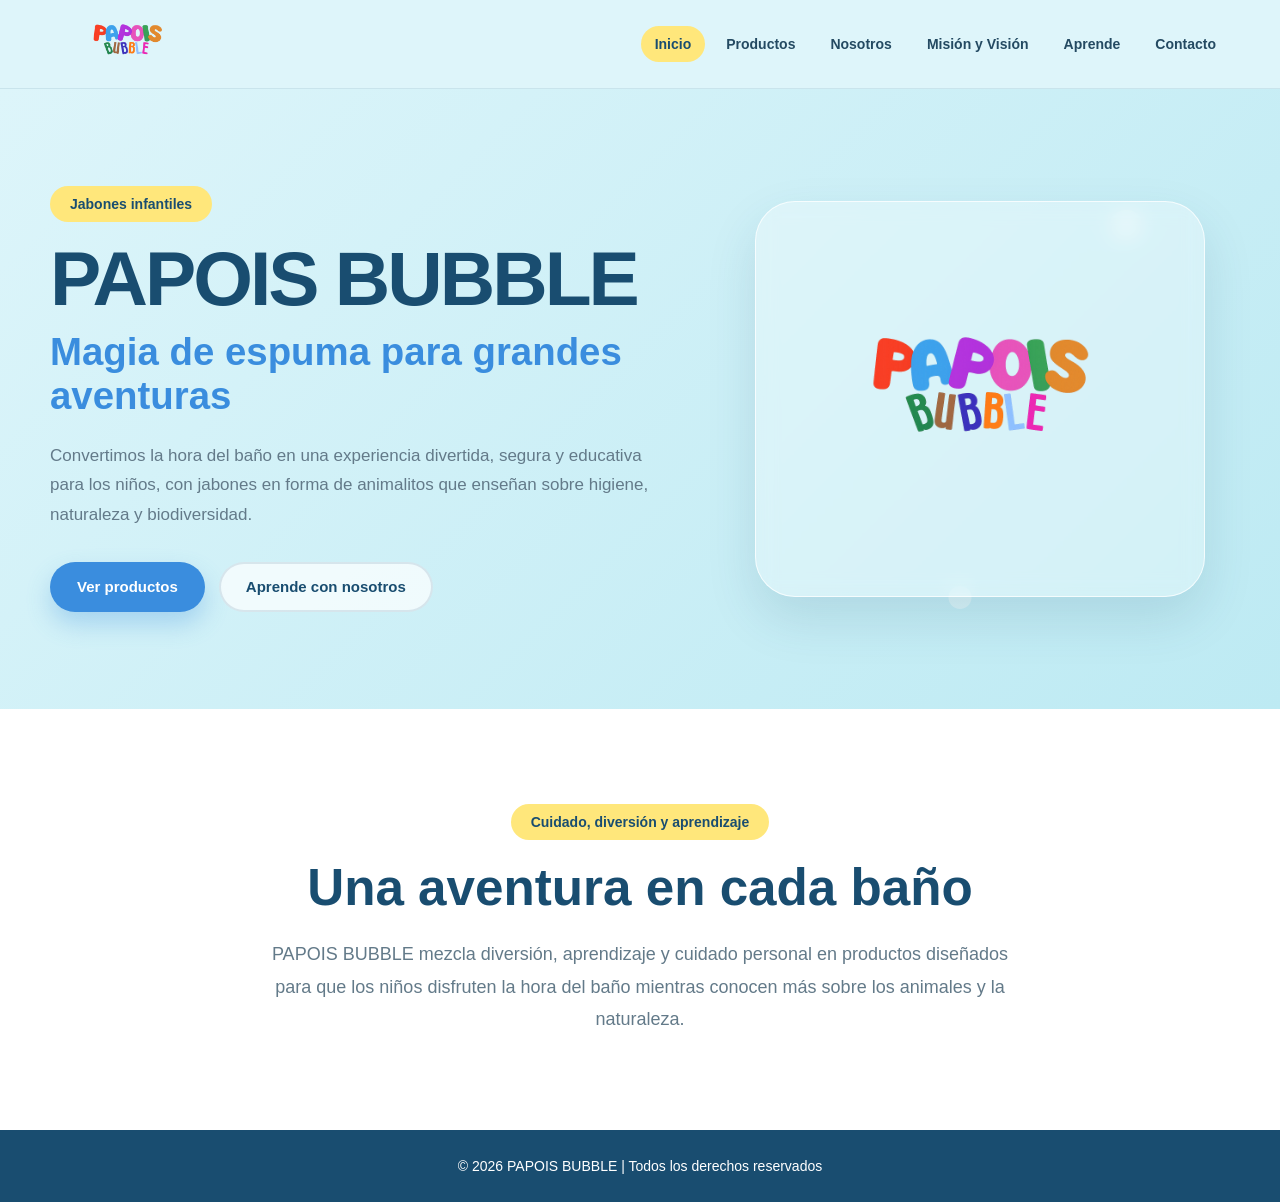
<file: index.html>
<!DOCTYPE html>
<html lang="es">

<head>
  <meta charset="UTF-8">

  <meta
    name="viewport"
    content="width=device-width, initial-scale=1.0"
  >

  <title>PAPOIS BUBBLE | Inicio</title>

  <!-- ESTILOS EXCLUSIVOS DE ESTA PÁGINA -->
  <style>

    :root {
      --azul-principal: #3A8DDE;
      --azul-oscuro: #194D70;
      --azul-claro: #DDF5FA;
      --verde: #8CC63F;
      --naranja: #F68B1F;
      --amarillo: #FFE77B;
      --blanco: #FFFFFF;
      --texto: #244A62;
      --gris: #637A89;
    }

    * {
      margin: 0;
      padding: 0;
      box-sizing: border-box;
    }

    html {
      scroll-behavior: smooth;
    }

    body {
      min-height: 100vh;
      overflow-x: hidden;
      background: var(--blanco);
      color: var(--texto);
      font-family: Arial, Helvetica, sans-serif;
    }

    img {
      display: block;
      max-width: 100%;
    }

    a {
      color: inherit;
      text-decoration: none;
    }


    /* ENCABEZADO */

    header {
      position: sticky;
      top: 0;
      z-index: 1000;
      width: 100%;
      background: rgba(221, 245, 250, 0.96);
      border-bottom: 1px solid rgba(25, 77, 112, 0.1);
      backdrop-filter: blur(10px);
    }

    .header-inner {
      width: min(1180px, calc(100% - 40px));
      min-height: 88px;
      margin: 0 auto;
      display: flex;
      align-items: center;
      justify-content: space-between;
      gap: 30px;
    }

    .logo {
      flex-shrink: 0;
      display: flex;
      align-items: center;
    }

    .logo img {
      width: 155px;
      height: 70px;
      object-fit: contain;
    }

    nav {
      display: flex;
      align-items: center;
      justify-content: flex-end;
      gap: 7px;
      flex-wrap: wrap;
    }

    nav a {
      padding: 10px 14px;
      border-radius: 30px;
      font-size: 14px;
      font-weight: 700;
      transition: 0.25s ease;
    }

    nav a:hover {
      background: rgba(255, 255, 255, 0.75);
      color: var(--azul-principal);
    }

    nav a.active {
      background: var(--amarillo);
      color: var(--azul-oscuro);
    }


    /* SECCIÓN PRINCIPAL */

    .hero {
      position: relative;
      width: 100%;
      min-height: 620px;
      padding: 80px max(30px, calc((100% - 1180px) / 2));
      display: grid;
      grid-template-columns: minmax(0, 1.1fr) minmax(350px, 0.9fr);
      align-items: center;
      gap: 70px;
      overflow: hidden;
      background:
        radial-gradient(
          circle at 15% 18%,
          rgba(255, 255, 255, 0.55) 0 9px,
          transparent 10px
        ),
        radial-gradient(
          circle at 88% 22%,
          rgba(255, 255, 255, 0.4) 0 15px,
          transparent 16px
        ),
        radial-gradient(
          circle at 75% 82%,
          rgba(255, 255, 255, 0.35) 0 11px,
          transparent 12px
        ),
        linear-gradient(
          135deg,
          #DDF5FA 0%,
          #BDEAF3 100%
        );
    }

    .hero-copy {
      position: relative;
      z-index: 2;
      width: 100%;
      max-width: 630px;
    }

    .eyebrow {
      width: fit-content;
      margin-bottom: 20px;
      padding: 10px 20px;
      border-radius: 30px;
      background: var(--amarillo);
      color: var(--azul-oscuro);
      font-size: 14px;
      font-weight: 800;
    }

    .hero h1 {
      margin-bottom: 15px;
      color: var(--azul-oscuro);
      font-size: clamp(46px, 6vw, 78px);
      line-height: 0.95;
      letter-spacing: -3px;
    }

    .hero h2 {
      max-width: 590px;
      margin-bottom: 22px;
      color: var(--azul-principal);
      font-size: clamp(25px, 3vw, 40px);
      line-height: 1.15;
    }

    .hero p {
      max-width: 600px;
      color: var(--gris);
      font-size: 17px;
      line-height: 1.75;
    }

    .hero-actions {
      margin-top: 32px;
      display: flex;
      align-items: center;
      gap: 14px;
      flex-wrap: wrap;
    }

    .btn {
      min-height: 50px;
      padding: 14px 25px;
      border: 2px solid transparent;
      border-radius: 30px;
      display: inline-flex;
      align-items: center;
      justify-content: center;
      font-size: 15px;
      font-weight: 800;
      transition: 0.25s ease;
    }

    .btn:hover {
      transform: translateY(-3px);
    }

    .btn-primary {
      background: var(--azul-principal);
      color: var(--blanco);
      box-shadow: 0 12px 25px rgba(58, 141, 222, 0.3);
    }

    .btn-secondary {
      background: rgba(255, 255, 255, 0.7);
      border-color: rgba(25, 77, 112, 0.12);
      color: var(--azul-oscuro);
    }


    /* LOGO PRINCIPAL */

    .hero-media {
      width: 100%;
      display: flex;
      align-items: center;
      justify-content: center;
    }

    .hero-frame {
      width: min(100%, 450px);
      aspect-ratio: 1 / 0.88;
      padding: 45px;
      border: 1px solid rgba(255, 255, 255, 0.75);
      border-radius: 40px;
      display: flex;
      align-items: center;
      justify-content: center;
      background: rgba(255, 255, 255, 0.3);
      box-shadow: 0 22px 50px rgba(25, 77, 112, 0.13);
      backdrop-filter: blur(10px);
    }

    .hero-frame img {
      width: 100%;
      max-width: 330px;
      max-height: 270px;
      object-fit: contain;
    }


    /* SEGUNDA SECCIÓN */

    .section {
      width: min(950px, calc(100% - 40px));
      margin: 0 auto;
      padding: 95px 0;
      text-align: center;
    }

    .section .eyebrow {
      margin-right: auto;
      margin-left: auto;
    }

    .section h2 {
      margin-bottom: 22px;
      color: var(--azul-oscuro);
      font-size: clamp(34px, 4vw, 53px);
      line-height: 1.1;
    }

    .section-lead {
      max-width: 760px;
      margin: 0 auto;
      color: var(--gris);
      font-size: 18px;
      line-height: 1.8;
    }


    /* PIE DE PÁGINA */

    footer {
      padding: 28px 20px;
      background: var(--azul-oscuro);
      color: var(--blanco);
      text-align: center;
    }

    footer p {
      font-size: 14px;
    }


    /* TABLET */

    @media (max-width: 950px) {

      .header-inner {
        min-height: auto;
        padding: 15px 0;
        flex-direction: column;
        gap: 13px;
      }

      .logo img {
        width: 145px;
        height: 62px;
      }

      nav {
        width: 100%;
        justify-content: center;
      }

      nav a {
        padding: 9px 11px;
        font-size: 13px;
      }

      .hero {
        min-height: auto;
        padding: 65px 35px;
        grid-template-columns: 1fr 0.85fr;
        gap: 35px;
      }

      .hero h1 {
        font-size: clamp(44px, 7vw, 65px);
      }

      .hero-frame {
        padding: 30px;
        border-radius: 30px;
      }

    }


    /* TELÉFONOS */

    @media (max-width: 700px) {

      .header-inner {
        width: calc(100% - 24px);
      }

      .logo img {
        width: 130px;
        height: 55px;
      }

      nav {
        gap: 5px;
      }

      nav a {
        padding: 8px 10px;
        font-size: 12px;
      }

      .hero {
        padding: 55px 22px;
        grid-template-columns: 1fr;
        gap: 45px;
        text-align: center;
      }

      .hero-copy {
        margin: 0 auto;
      }

      .eyebrow {
        margin-right: auto;
        margin-left: auto;
      }

      .hero h1 {
        font-size: clamp(42px, 14vw, 60px);
        letter-spacing: -2px;
      }

      .hero h2 {
        margin-right: auto;
        margin-left: auto;
        font-size: 27px;
      }

      .hero p {
        margin-right: auto;
        margin-left: auto;
        font-size: 16px;
      }

      .hero-actions {
        justify-content: center;
      }

      .btn {
        width: 100%;
        max-width: 320px;
      }

      .hero-media {
        order: -1;
      }

      .hero-frame {
        width: min(100%, 340px);
        padding: 30px;
        border-radius: 30px;
      }

      .section {
        width: calc(100% - 36px);
        padding: 70px 0;
      }

      .section-lead {
        font-size: 16px;
      }

    }


    /* TELÉFONOS PEQUEÑOS */

    @media (max-width: 430px) {

      header {
        position: relative;
      }

      nav {
        display: grid;
        grid-template-columns: repeat(2, 1fr);
      }

      nav a {
        text-align: center;
      }

      .hero {
        padding: 45px 18px;
      }

      .hero h1 {
        font-size: 42px;
      }

      .hero h2 {
        font-size: 24px;
      }

    }

  </style>
</head>


<body>

  <header>

    <div class="header-inner">

      <a href="index.html" class="logo">

        <img
          src="assets/LOGO0.PNG"
          alt="Logo de PAPOIS BUBBLE"
        >

      </a>


      <nav>

        <a href="index.html" class="active">
          Inicio
        </a>

        <a href="productos.html">
          Productos
        </a>

        <a href="nosotros.html">
          Nosotros
        </a>

        <a href="mision-vision.html">
          Misión y Visión
        </a>

        <a href="aprende.html">
          Aprende
        </a>

        <a href="contacto.html">
          Contacto
        </a>

      </nav>

    </div>

  </header>


  <main>

    <section class="hero">

      <div class="hero-copy">

        <div class="eyebrow">
          Jabones infantiles
        </div>

        <h1>
          PAPOIS BUBBLE
        </h1>

        <h2>
          Magia de espuma para grandes aventuras
        </h2>

        <p>
          Convertimos la hora del baño en una experiencia
          divertida, segura y educativa para los niños, con
          jabones en forma de animalitos que enseñan sobre
          higiene, naturaleza y biodiversidad.
        </p>

        <div class="hero-actions">

          <a
            class="btn btn-primary"
            href="productos.html"
          >
            Ver productos
          </a>

          <a
            class="btn btn-secondary"
            href="aprende.html"
          >
            Aprende con nosotros
          </a>

        </div>

      </div>


      <div class="hero-media">

        <div class="hero-frame">

          <img
            src="assets/LOGO0.PNG"
            alt="Logo de PAPOIS BUBBLE"
          >

        </div>

      </div>

    </section>


    <section class="section">

      <div class="eyebrow">
        Cuidado, diversión y aprendizaje
      </div>

      <h2>
        Una aventura en cada baño
      </h2>

      <p class="section-lead">
        PAPOIS BUBBLE mezcla diversión, aprendizaje y cuidado
        personal en productos diseñados para que los niños
        disfruten la hora del baño mientras conocen más sobre
        los animales y la naturaleza.
      </p>

    </section>

  </main>


  <footer>

    <p>
      © 2026 PAPOIS BUBBLE | Todos los derechos reservados
    </p>

  </footer>

</body>

</html>
</file>
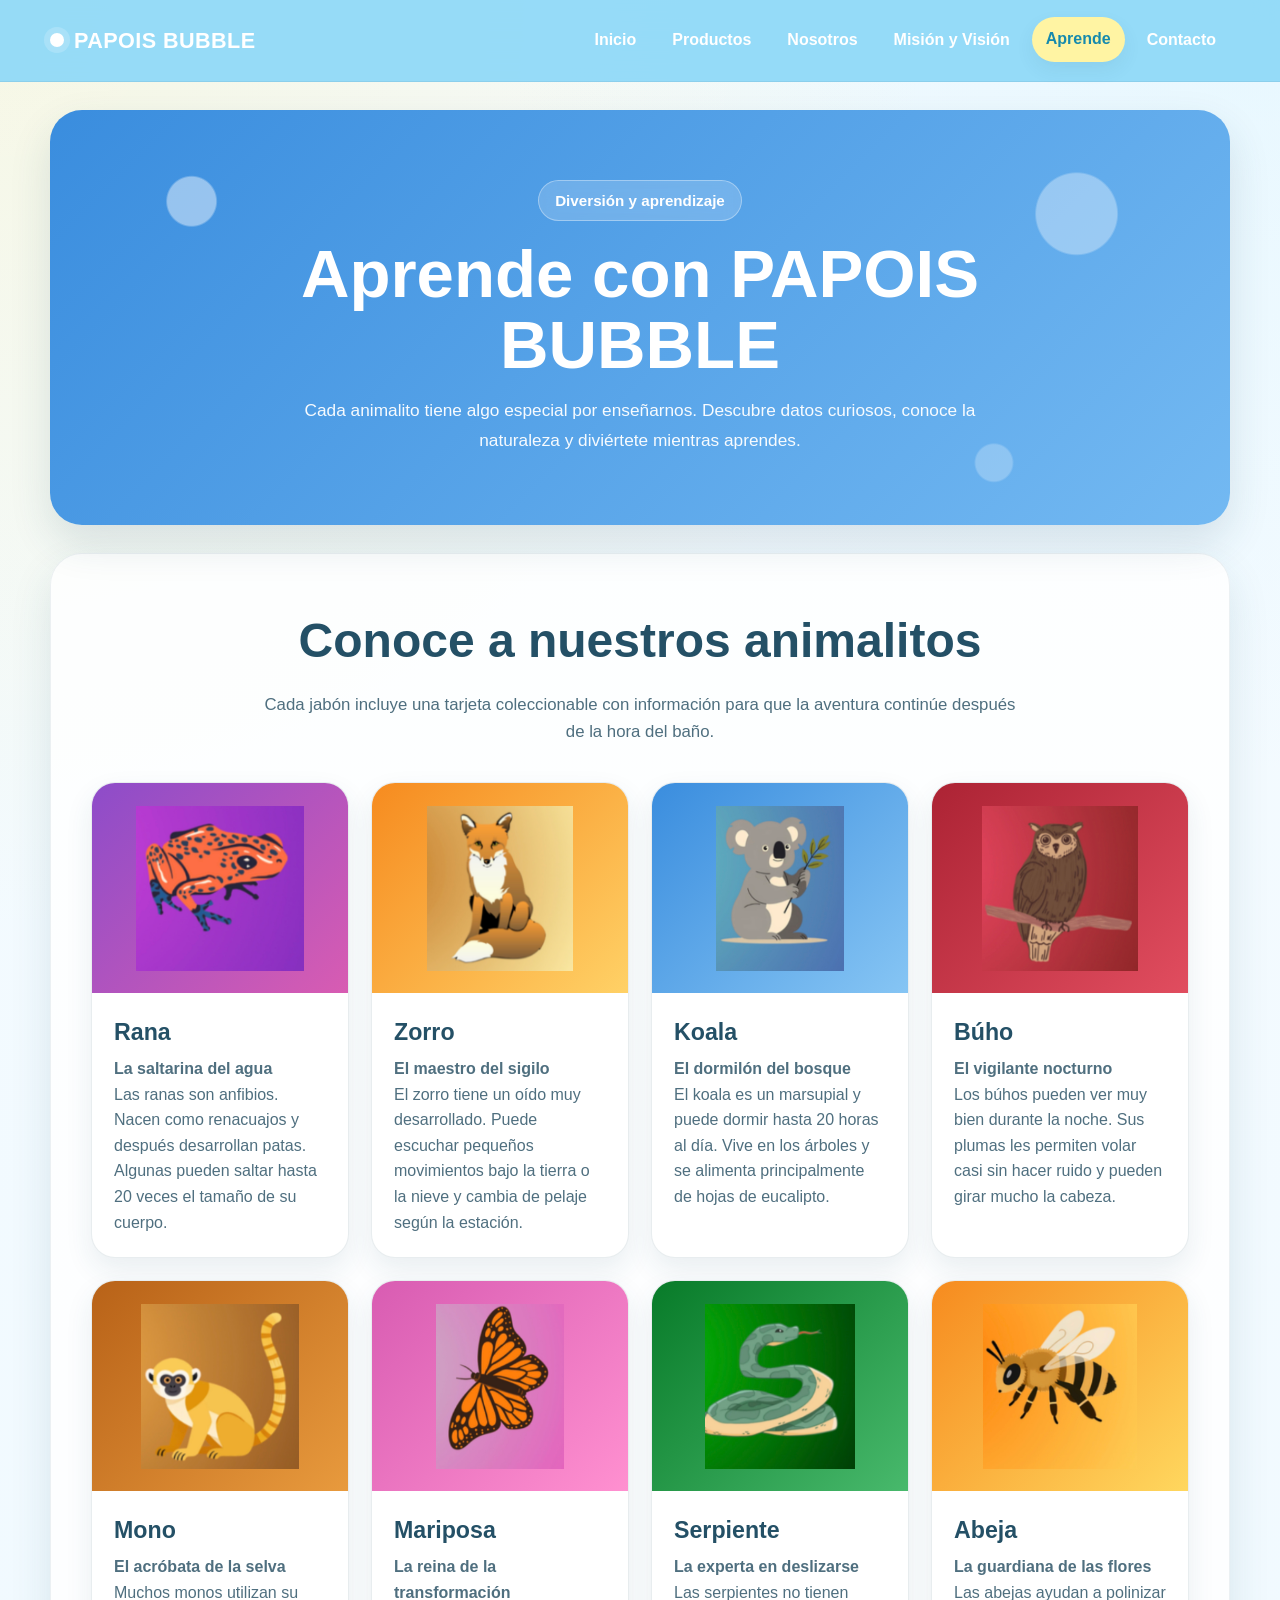
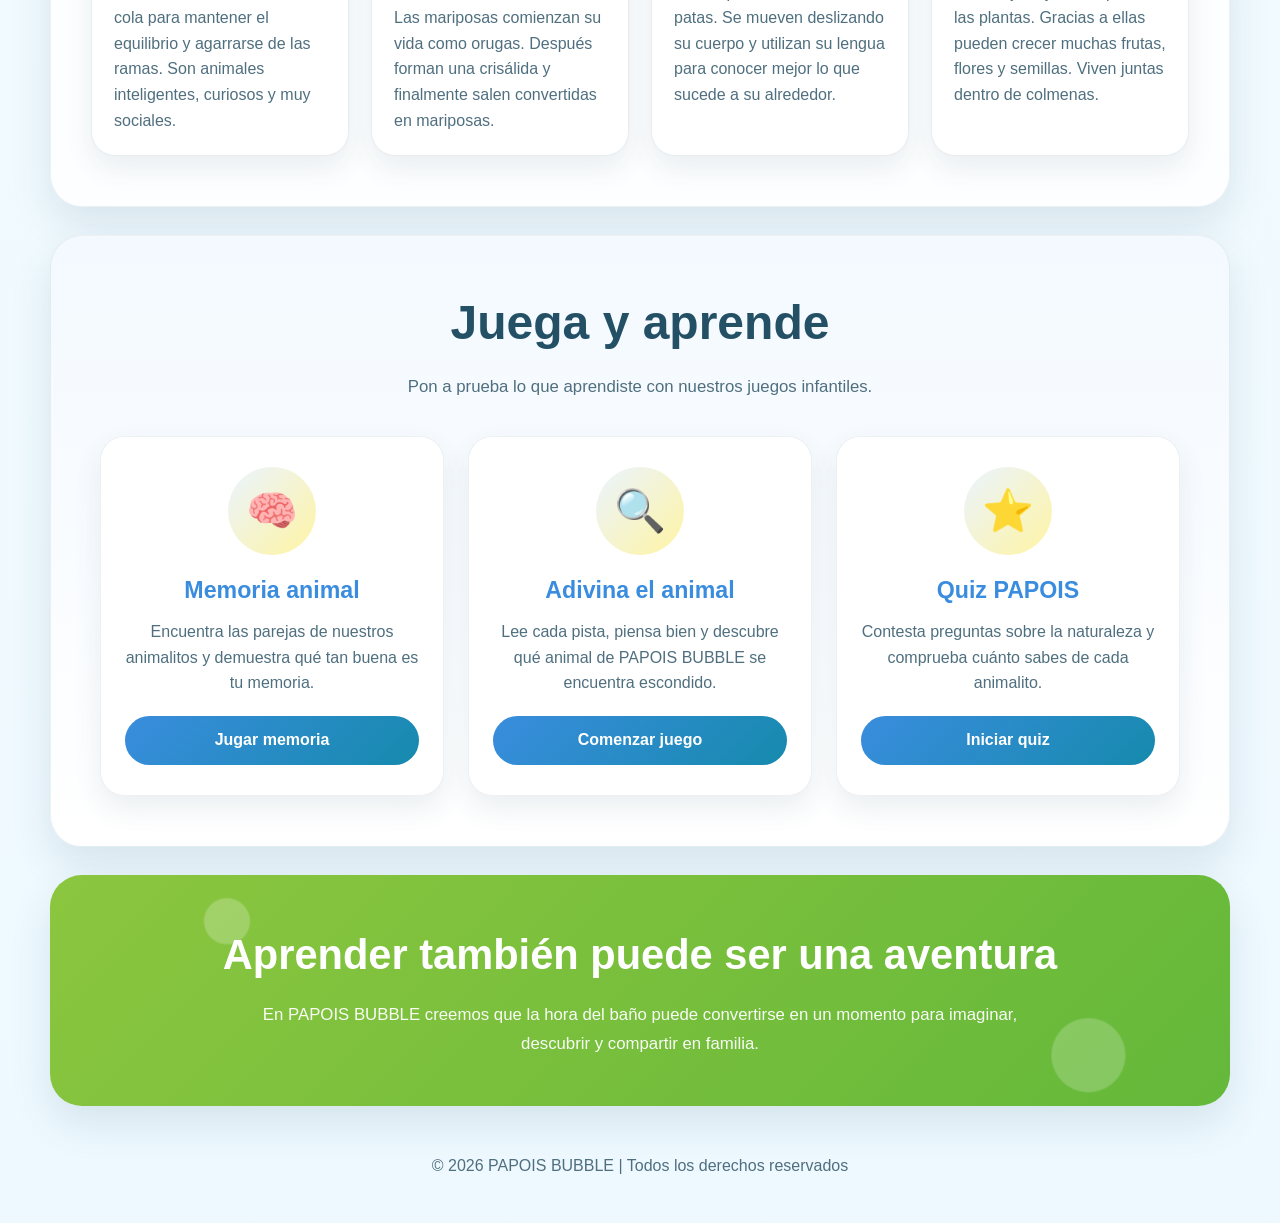
<file: aprende.html>
<!DOCTYPE html>
<html lang="es">
<head>
  <meta charset="UTF-8">

  <meta
    name="viewport"
    content="width=device-width, initial-scale=1.0"
  >

  <title>PAPOIS BUBBLE | Aprende</title>

  <link rel="stylesheet" href="style.css">

  <style>
    /* =========================
       PORTADA DE APRENDE
       ========================= */

    .learn-hero {
      position: relative;
      width: min(1180px, calc(100% - 32px));
      margin: 28px auto 0;
      padding: 70px 30px;
      overflow: hidden;
      border-radius: 32px;
      background:
        radial-gradient(
          circle at 12% 22%,
          rgba(255, 255, 255, 0.45) 0 24px,
          transparent 26px
        ),
        radial-gradient(
          circle at 87% 25%,
          rgba(255, 255, 255, 0.35) 0 40px,
          transparent 42px
        ),
        radial-gradient(
          circle at 80% 85%,
          rgba(255, 255, 255, 0.25) 0 18px,
          transparent 20px
        ),
        linear-gradient(
          135deg,
          #3a8dde,
          #73b9f2
        );
      color: #ffffff;
      text-align: center;
      box-shadow: 0 18px 42px rgba(36, 80, 102, 0.14);
    }

    .learn-hero-content {
      position: relative;
      z-index: 1;
      max-width: 760px;
      margin: 0 auto;
    }

    .learn-badge {
      display: inline-flex;
      align-items: center;
      justify-content: center;
      margin-bottom: 18px;
      padding: 8px 16px;
      border: 1px solid rgba(255, 255, 255, 0.35);
      border-radius: 999px;
      background: rgba(255, 255, 255, 0.18);
      color: #ffffff;
      font-size: 0.95rem;
      font-weight: 700;
      backdrop-filter: blur(8px);
      -webkit-backdrop-filter: blur(8px);
    }

    .learn-hero h1 {
      margin: 0 0 16px;
      color: #ffffff;
      font-size: clamp(2.5rem, 6vw, 4.2rem);
      line-height: 1.05;
    }

    .learn-hero p {
      max-width: 720px;
      margin: 0 auto;
      color: rgba(255, 255, 255, 0.95);
      font-size: 1.08rem;
      line-height: 1.7;
    }

    /* =========================
       SECCIÓN DE ANIMALES
       ========================= */

    .learn-section {
      width: min(1180px, calc(100% - 32px));
      margin: 28px auto 0;
      padding: 50px 40px;
      border: 1px solid rgba(36, 80, 102, 0.08);
      border-radius: 32px;
      background: rgba(255, 255, 255, 0.82);
      box-shadow: 0 18px 42px rgba(36, 80, 102, 0.12);
    }

    .section-title {
      margin: 0 0 12px;
      color: #245066;
      font-size: clamp(2rem, 4vw, 3rem);
      text-align: center;
    }

    .section-description {
      max-width: 760px;
      margin: 0 auto 36px;
      color: #4f6f7f;
      font-size: 1.05rem;
      line-height: 1.65;
      text-align: center;
    }

    .animal-grid {
      display: grid;
      grid-template-columns: repeat(4, minmax(0, 1fr));
      gap: 22px;
    }

    .animal-card {
      display: flex;
      flex-direction: column;
      min-width: 0;
      overflow: hidden;
      border: 1px solid rgba(36, 80, 102, 0.1);
      border-radius: 24px;
      background: #ffffff;
      box-shadow: 0 12px 28px rgba(36, 80, 102, 0.09);
      transition:
        transform 0.25s ease,
        box-shadow 0.25s ease;
    }

    .animal-card:hover {
      box-shadow: 0 18px 34px rgba(36, 80, 102, 0.14);
      transform: translateY(-6px);
    }

    .animal-image {
      display: flex;
      align-items: center;
      justify-content: center;
      width: 100%;
      min-height: 210px;
      padding: 22px;
    }

    .animal-image img {
      width: 100%;
      max-width: 180px;
      height: 165px;
      object-fit: contain;
    }

    .animal-content {
      display: flex;
      flex: 1;
      flex-direction: column;
      padding: 22px;
    }

    .animal-content h3 {
      margin: 0 0 5px;
      color: #245066;
      font-size: 1.45rem;
    }

    .animal-subtitle {
      margin: 0 0 12px;
      color: #3a8dde;
      font-weight: 800;
    }

    .animal-content p {
      margin: 0;
      color: #4f6f7f;
      line-height: 1.6;
    }

    .animal-fact {
      margin-top: auto;
    }

    /* Colores de cada animal */

    .rana {
      background: linear-gradient(
        135deg,
        #8d4cc9,
        #d85cb2
      );
    }

    .zorro {
      background: linear-gradient(
        135deg,
        #f68b1f,
        #ffd166
      );
    }

    .koala {
      background: linear-gradient(
        135deg,
        #3a8dde,
        #86c5f4
      );
    }

    .buho {
      background: linear-gradient(
        135deg,
        #ac2334,
        #e14d5f
      );
    }

    .mono {
      background: linear-gradient(
        135deg,
        #b86218,
        #e89a3d
      );
    }

    .mariposa {
      background: linear-gradient(
        135deg,
        #d85cb2,
        #ff90d0
      );
    }

    .serpiente {
      background: linear-gradient(
        135deg,
        #087b29,
        #48b96c
      );
    }

    .abeja {
      background: linear-gradient(
        135deg,
        #f68b1f,
        #ffd75e
      );
    }

    /* =========================
       JUEGOS
       ========================= */

    .games-section {
      width: min(1180px, calc(100% - 32px));
      margin: 28px auto 0;
      padding: 50px 40px;
      border: 1px solid rgba(36, 80, 102, 0.08);
      border-radius: 32px;
      background: linear-gradient(
        180deg,
        #f3f9ff,
        #ffffff
      );
      box-shadow: 0 18px 42px rgba(36, 80, 102, 0.12);
    }

    .games-grid {
      display: grid;
      grid-template-columns: repeat(3, minmax(0, 1fr));
      gap: 24px;
      max-width: 1080px;
      margin: 0 auto;
    }

    .game-card {
      display: flex;
      flex-direction: column;
      align-items: center;
      min-width: 0;
      padding: 30px 24px;
      border: 1px solid rgba(36, 80, 102, 0.08);
      border-radius: 24px;
      background: #ffffff;
      box-shadow: 0 12px 28px rgba(36, 80, 102, 0.09);
      text-align: center;
      transition:
        transform 0.25s ease,
        box-shadow 0.25s ease;
    }

    .game-card:hover {
      box-shadow: 0 18px 34px rgba(36, 80, 102, 0.13);
      transform: translateY(-6px);
    }

    .game-icon {
      display: flex;
      align-items: center;
      justify-content: center;
      width: 88px;
      height: 88px;
      margin: 0 auto 18px;
      border-radius: 50%;
      background: linear-gradient(
        135deg,
        #eaf4ff,
        #fff4a3
      );
      font-size: 2.6rem;
    }

    .game-card h3 {
      margin: 0 0 10px;
      color: #3a8dde;
      font-size: 1.45rem;
    }

    .game-card p {
      flex: 1;
      margin: 0 0 20px;
      color: #4f6f7f;
      line-height: 1.6;
    }

    .game-button {
      display: inline-flex;
      align-items: center;
      justify-content: center;
      width: 100%;
      min-height: 48px;
      padding: 12px 22px;
      border-radius: 999px;
      background: linear-gradient(
        135deg,
        #3a8dde,
        #168aad
      );
      color: #ffffff;
      font-weight: 800;
      text-decoration: none;
      transition:
        transform 0.2s ease,
        box-shadow 0.2s ease;
    }

    .game-button:hover,
    .game-button:focus-visible {
      box-shadow: 0 12px 25px rgba(58, 141, 222, 0.25);
      transform: translateY(-2px);
    }

    /* =========================
       MENSAJE FINAL
       ========================= */

    .learning-message {
      width: min(1180px, calc(100% - 32px));
      margin: 28px auto 0;
      padding: 48px 30px;
      border-radius: 32px;
      background:
        radial-gradient(
          circle at 15% 20%,
          rgba(255, 255, 255, 0.22) 0 22px,
          transparent 24px
        ),
        radial-gradient(
          circle at 88% 78%,
          rgba(255, 255, 255, 0.2) 0 36px,
          transparent 38px
        ),
        linear-gradient(
          135deg,
          #8cc63f,
          #64b83a
        );
      color: #ffffff;
      text-align: center;
      box-shadow: 0 18px 42px rgba(36, 80, 102, 0.12);
    }

    .learning-message h2 {
      margin: 0 0 14px;
      color: #ffffff;
      font-size: clamp(1.8rem, 4vw, 2.6rem);
    }

    .learning-message p {
      max-width: 760px;
      margin: 0 auto;
      color: rgba(255, 255, 255, 0.95);
      font-size: 1.05rem;
      line-height: 1.7;
    }

    /* =========================
       TABLET
       ========================= */

    @media (max-width: 1000px) {
      .animal-grid {
        grid-template-columns: repeat(2, minmax(0, 1fr));
      }

      .games-grid {
        grid-template-columns: repeat(2, minmax(0, 1fr));
      }

      .game-card:last-child {
        grid-column: 1 / -1;
        width: min(500px, 100%);
        margin: 0 auto;
      }
    }

    /* =========================
       CELULAR
       ========================= */

    @media (max-width: 760px) {
      .learn-hero,
      .learn-section,
      .games-section,
      .learning-message {
        width: calc(100% - 24px);
        margin-top: 18px;
        border-radius: 24px;
      }

      .learn-hero {
        padding: 48px 20px;
      }

      .learn-hero h1 {
        font-size: clamp(2.2rem, 11vw, 3.2rem);
      }

      .learn-hero p {
        font-size: 1rem;
      }

      .learn-section,
      .games-section {
        padding: 38px 20px;
      }

      .section-description {
        margin-bottom: 28px;
        font-size: 1rem;
      }

      .animal-grid,
      .games-grid {
        grid-template-columns: 1fr;
        gap: 18px;
      }

      .animal-card,
      .game-card,
      .game-card:last-child {
        grid-column: auto;
        width: 100%;
        max-width: 480px;
        margin: 0 auto;
      }

      .animal-card:hover,
      .game-card:hover {
        transform: none;
      }

      .animal-image {
        min-height: 190px;
      }

      .animal-image img {
        height: 150px;
      }

      .animal-content {
        padding: 20px;
      }

      .game-card {
        padding: 26px 20px;
      }

      .learning-message {
        padding: 38px 20px;
      }
    }

    /* =========================
       CELULARES PEQUEÑOS
       ========================= */

    @media (max-width: 420px) {
      .learn-hero,
      .learn-section,
      .games-section,
      .learning-message {
        width: calc(100% - 16px);
      }

      .learn-hero {
        padding: 42px 16px;
      }

      .learn-section,
      .games-section {
        padding: 32px 14px;
      }

      .animal-card,
      .game-card {
        border-radius: 20px;
      }

      .animal-image {
        min-height: 175px;
        padding: 16px;
      }

      .animal-image img {
        height: 140px;
      }

      .animal-content {
        padding: 18px;
      }

      .game-button {
        width: 100%;
      }

      .learning-message {
        padding: 34px 16px;
      }
    }
  </style>
</head>

<body>

<header>
  <div class="header-inner">

    <div class="logo">
      PAPOIS BUBBLE
    </div>

    <nav>
      <a href="index.html">Inicio</a>

      <a href="productos.html">
        Productos
      </a>

      <a href="nosotros.html">
        Nosotros
      </a>

      <a href="mision-vision.html">
        Misión y Visión
      </a>

      <a
        href="aprende.html"
        class="active"
      >
        Aprende
      </a>

      <a href="contacto.html">
        Contacto
      </a>
    </nav>

  </div>
</header>

<main>

  <!-- Portada -->

  <section class="learn-hero">

    <div class="learn-hero-content">

      <div class="learn-badge">
        Diversión y aprendizaje
      </div>

      <h1>
        Aprende con PAPOIS BUBBLE
      </h1>

      <p>
        Cada animalito tiene algo especial por enseñarnos.
        Descubre datos curiosos, conoce la naturaleza y
        diviértete mientras aprendes.
      </p>

    </div>

  </section>

  <!-- Animalitos -->

  <section class="learn-section">

    <h2 class="section-title">
      Conoce a nuestros animalitos
    </h2>

    <p class="section-description">
      Cada jabón incluye una tarjeta coleccionable con
      información para que la aventura continúe después
      de la hora del baño.
    </p>

    <div class="animal-grid">

      <!-- Rana -->

      <article class="animal-card">

        <div class="animal-image rana">

          <img
            src="assets/learn-rana.png"
            alt="Ilustración de una rana"
          >

        </div>

        <div class="animal-content">

          <h3>Rana</h3>

          <p class="animal-subtitle">
            La saltarina del agua
          </p>

          <p class="animal-fact">
            Las ranas son anfibios. Nacen como renacuajos
            y después desarrollan patas. Algunas pueden
            saltar hasta 20 veces el tamaño de su cuerpo.
          </p>

        </div>

      </article>

      <!-- Zorro -->

      <article class="animal-card">

        <div class="animal-image zorro">

          <img
            src="assets/learn-zorro.png"
            alt="Ilustración de un zorro"
          >

        </div>

        <div class="animal-content">

          <h3>Zorro</h3>

          <p class="animal-subtitle">
            El maestro del sigilo
          </p>

          <p class="animal-fact">
            El zorro tiene un oído muy desarrollado.
            Puede escuchar pequeños movimientos bajo la
            tierra o la nieve y cambia de pelaje según
            la estación.
          </p>

        </div>

      </article>

      <!-- Koala -->

      <article class="animal-card">

        <div class="animal-image koala">

          <img
            src="assets/learn-koala.png"
            alt="Ilustración de un koala"
          >

        </div>

        <div class="animal-content">

          <h3>Koala</h3>

          <p class="animal-subtitle">
            El dormilón del bosque
          </p>

          <p class="animal-fact">
            El koala es un marsupial y puede dormir
            hasta 20 horas al día. Vive en los árboles
            y se alimenta principalmente de hojas de
            eucalipto.
          </p>

        </div>

      </article>

      <!-- Búho -->

      <article class="animal-card">

        <div class="animal-image buho">

          <img
            src="assets/learn-buho.png"
            alt="Ilustración de un búho"
          >

        </div>

        <div class="animal-content">

          <h3>Búho</h3>

          <p class="animal-subtitle">
            El vigilante nocturno
          </p>

          <p class="animal-fact">
            Los búhos pueden ver muy bien durante la
            noche. Sus plumas les permiten volar casi
            sin hacer ruido y pueden girar mucho la
            cabeza.
          </p>

        </div>

      </article>

      <!-- Mono -->

      <article class="animal-card">

        <div class="animal-image mono">

          <img
            src="assets/learn-mono.png"
            alt="Ilustración de un mono"
          >

        </div>

        <div class="animal-content">

          <h3>Mono</h3>

          <p class="animal-subtitle">
            El acróbata de la selva
          </p>

          <p class="animal-fact">
            Muchos monos utilizan su cola para mantener
            el equilibrio y agarrarse de las ramas.
            Son animales inteligentes, curiosos y muy
            sociales.
          </p>

        </div>

      </article>

      <!-- Mariposa -->

      <article class="animal-card">

        <div class="animal-image mariposa">

          <img
            src="assets/learn-mariposa.png"
            alt="Ilustración de una mariposa"
          >

        </div>

        <div class="animal-content">

          <h3>Mariposa</h3>

          <p class="animal-subtitle">
            La reina de la transformación
          </p>

          <p class="animal-fact">
            Las mariposas comienzan su vida como orugas.
            Después forman una crisálida y finalmente
            salen convertidas en mariposas.
          </p>

        </div>

      </article>

      <!-- Serpiente -->

      <article class="animal-card">

        <div class="animal-image serpiente">

          <img
            src="assets/learn-serpiente.png"
            alt="Ilustración de una serpiente"
          >

        </div>

        <div class="animal-content">

          <h3>Serpiente</h3>

          <p class="animal-subtitle">
            La experta en deslizarse
          </p>

          <p class="animal-fact">
            Las serpientes no tienen patas. Se mueven
            deslizando su cuerpo y utilizan su lengua
            para conocer mejor lo que sucede a su
            alrededor.
          </p>

        </div>

      </article>

      <!-- Abeja -->

      <article class="animal-card">

        <div class="animal-image abeja">

          <img
            src="assets/learn-abeja.png"
            alt="Ilustración de una abeja"
          >

        </div>

        <div class="animal-content">

          <h3>Abeja</h3>

          <p class="animal-subtitle">
            La guardiana de las flores
          </p>

          <p class="animal-fact">
            Las abejas ayudan a polinizar las plantas.
            Gracias a ellas pueden crecer muchas frutas,
            flores y semillas. Viven juntas dentro de
            colmenas.
          </p>

        </div>

      </article>

    </div>

  </section>

  <!-- Juegos -->

  <section class="games-section">

    <h2 class="section-title">
      Juega y aprende
    </h2>

    <p class="section-description">
      Pon a prueba lo que aprendiste con nuestros
      juegos infantiles.
    </p>

    <div class="games-grid">

      <!-- Memoria -->

      <article class="game-card">

        <div
          class="game-icon"
          aria-hidden="true"
        >
          🧠
        </div>

        <h3>Memoria animal</h3>

        <p>
          Encuentra las parejas de nuestros animalitos
          y demuestra qué tan buena es tu memoria.
        </p>

        <a
          href="juego-memoria.html"
          class="game-button"
        >
          Jugar memoria
        </a>

      </article>

      <!-- Adivina -->

      <article class="game-card">

        <div
          class="game-icon"
          aria-hidden="true"
        >
          🔍
        </div>

        <h3>Adivina el animal</h3>

        <p>
          Lee cada pista, piensa bien y descubre qué
          animal de PAPOIS BUBBLE se encuentra escondido.
        </p>

        <a
          href="juego-adivina.html"
          class="game-button"
        >
          Comenzar juego
        </a>

      </article>

      <!-- Quiz -->

      <article class="game-card">

        <div
          class="game-icon"
          aria-hidden="true"
        >
          ⭐
        </div>

        <h3>Quiz PAPOIS</h3>

        <p>
          Contesta preguntas sobre la naturaleza y
          comprueba cuánto sabes de cada animalito.
        </p>

        <a
          href="juego-quiz.html"
          class="game-button"
        >
          Iniciar quiz
        </a>

      </article>

    </div>

  </section>

  <!-- Mensaje final -->

  <section class="learning-message">

    <h2>
      Aprender también puede ser una aventura
    </h2>

    <p>
      En PAPOIS BUBBLE creemos que la hora del baño
      puede convertirse en un momento para imaginar,
      descubrir y compartir en familia.
    </p>

  </section>

</main>

<footer>
  <p>
    © 2026 PAPOIS BUBBLE | Todos los derechos reservados
  </p>
</footer>

</body>
</html>
</file>
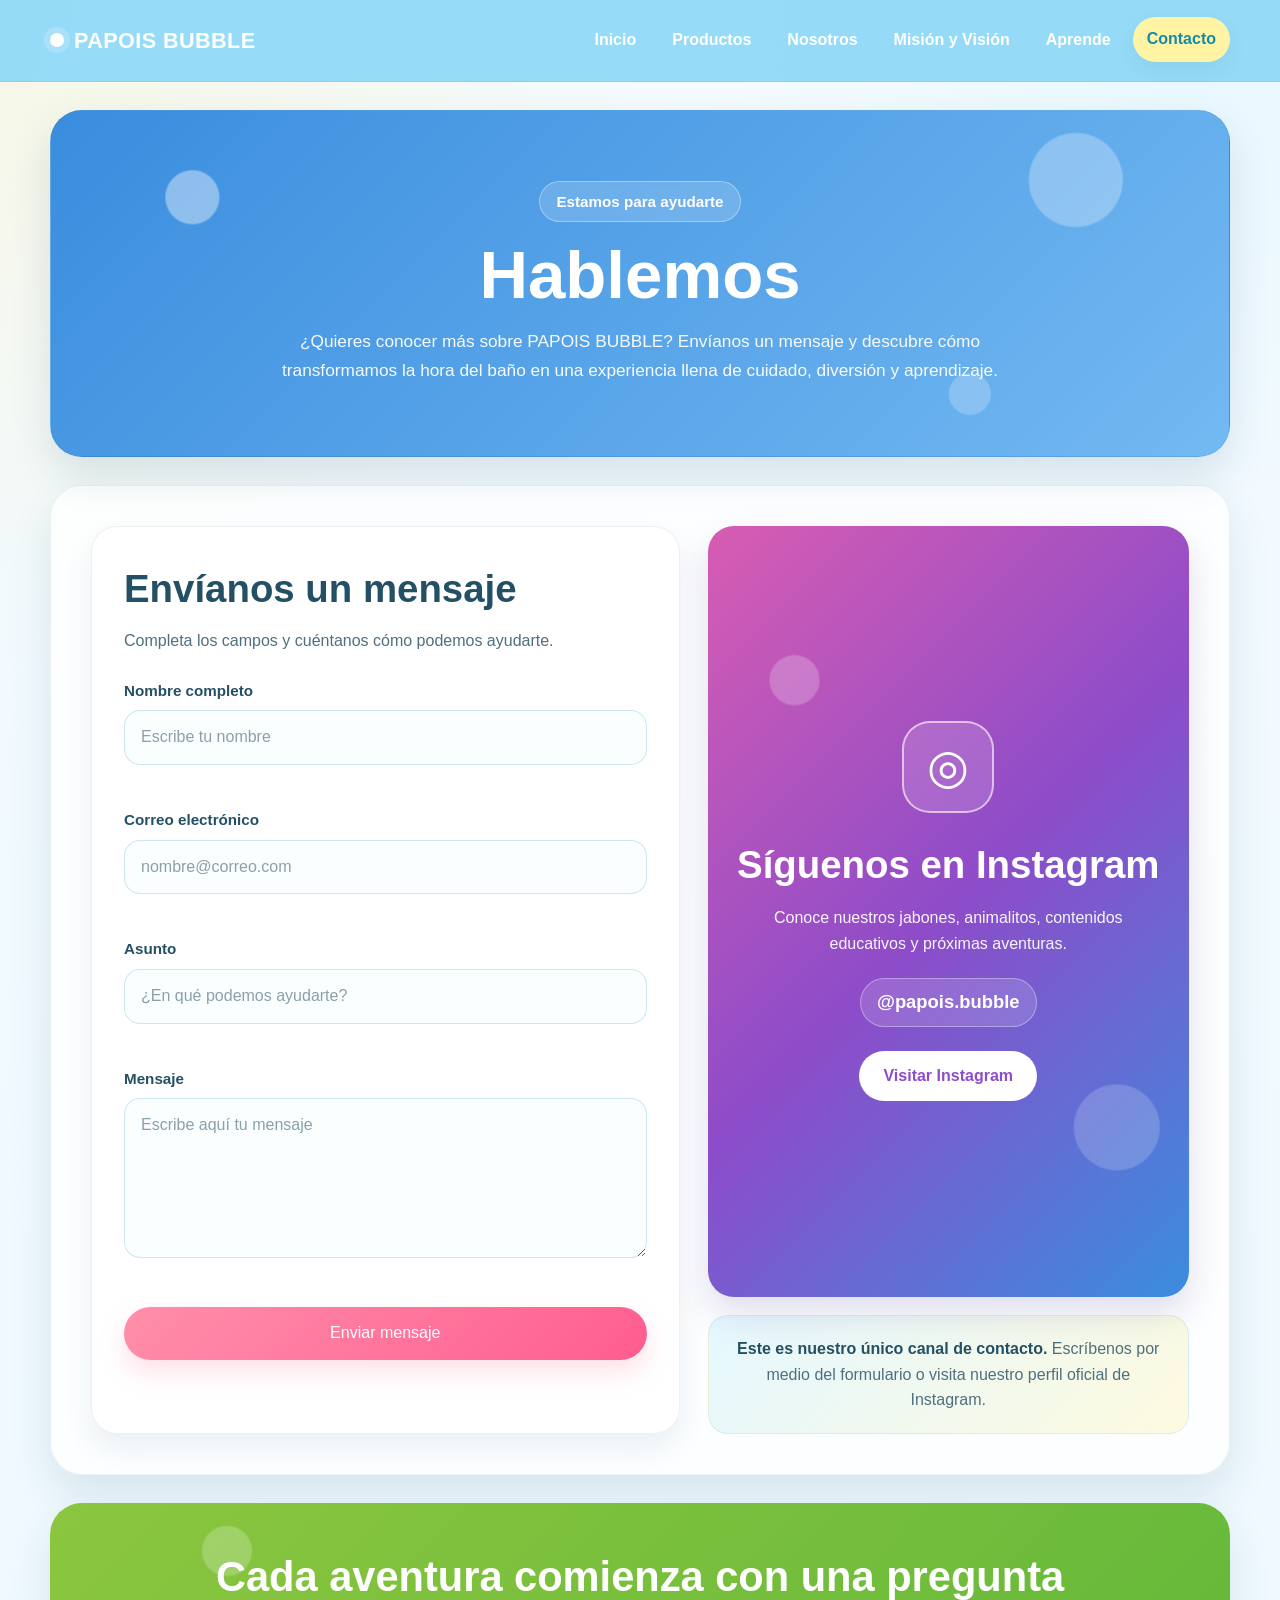
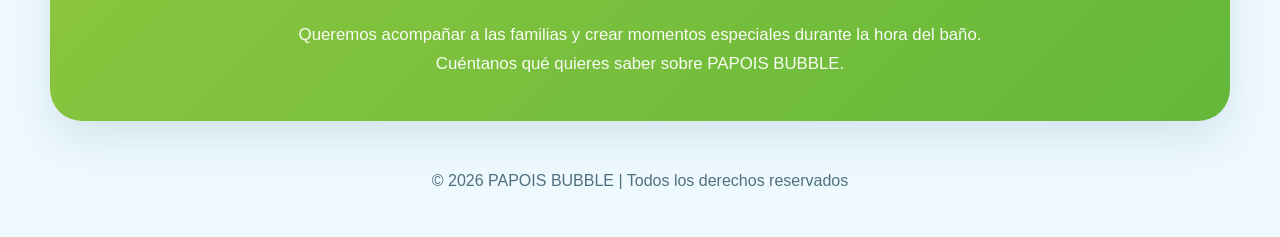
<file: contacto.html>
<!DOCTYPE html>
<html lang="es">
<head>
  <meta charset="UTF-8">

  <meta
    name="viewport"
    content="width=device-width, initial-scale=1.0"
  >

  <title>PAPOIS BUBBLE | Contacto</title>

  <link rel="stylesheet" href="style.css">

  <style>
    /* =========================
       PORTADA DE CONTACTO
       ========================= */

    .contact-hero {
      position: relative;
      width: min(1180px, calc(100% - 32px));
      margin: 28px auto 0;
      padding: 70px 30px;
      overflow: hidden;
      border: 1px solid rgba(36, 80, 102, 0.08);
      border-radius: 32px;
      background:
        radial-gradient(
          circle at 12% 25%,
          rgba(255, 255, 255, 0.4) 0 26px,
          transparent 28px
        ),
        radial-gradient(
          circle at 87% 20%,
          rgba(255, 255, 255, 0.28) 0 46px,
          transparent 48px
        ),
        radial-gradient(
          circle at 78% 82%,
          rgba(255, 255, 255, 0.22) 0 20px,
          transparent 22px
        ),
        linear-gradient(
          135deg,
          #3a8dde,
          #73b9f2
        );
      box-shadow: 0 18px 42px rgba(36, 80, 102, 0.14);
      color: #ffffff;
      text-align: center;
    }

    .contact-hero-content {
      position: relative;
      z-index: 1;
      max-width: 760px;
      margin: 0 auto;
    }

    .contact-badge {
      display: inline-flex;
      align-items: center;
      justify-content: center;
      margin-bottom: 18px;
      padding: 8px 16px;
      border: 1px solid rgba(255, 255, 255, 0.35);
      border-radius: 999px;
      background: rgba(255, 255, 255, 0.16);
      color: #ffffff;
      font-size: 0.95rem;
      font-weight: 800;
      backdrop-filter: blur(8px);
      -webkit-backdrop-filter: blur(8px);
    }

    .contact-hero h1 {
      margin: 0 0 16px;
      color: #ffffff;
      font-size: clamp(2.6rem, 6vw, 4.2rem);
      line-height: 1.05;
    }

    .contact-hero p {
      max-width: 720px;
      margin: 0 auto;
      color: rgba(255, 255, 255, 0.95);
      font-size: 1.08rem;
      line-height: 1.7;
    }

    /* =========================
       CONTENIDO PRINCIPAL
       ========================= */

    .contact-main {
      width: min(1180px, calc(100% - 32px));
      margin: 28px auto 0;
      padding: 40px;
      border: 1px solid rgba(36, 80, 102, 0.08);
      border-radius: 32px;
      background: rgba(255, 255, 255, 0.82);
      box-shadow: 0 18px 42px rgba(36, 80, 102, 0.12);
    }

    .contact-layout {
      display: grid;
      grid-template-columns: 1.1fr 0.9fr;
      gap: 28px;
      margin-top: 0;
      text-align: left;
    }

    /* =========================
       FORMULARIO
       ========================= */

    .contact-form-box {
      padding: 32px;
      border: 1px solid rgba(36, 80, 102, 0.08);
      border-radius: 26px;
      background: #ffffff;
      box-shadow: 0 14px 30px rgba(36, 80, 102, 0.08);
    }

    .contact-form-box h2 {
      margin: 0 0 10px;
      color: #245066;
      font-size: clamp(1.8rem, 3vw, 2.4rem);
    }

    .contact-form-intro {
      margin: 0 0 24px;
      color: #4f6f7f;
      line-height: 1.65;
    }

    .contact-form {
      display: grid;
      gap: 17px;
      width: 100%;
      padding: 0;
      border: none;
      background: transparent;
      box-shadow: none;
    }

    .contact-field {
      display: grid;
      gap: 8px;
    }

    .contact-field label {
      color: #245066;
      font-size: 0.95rem;
      font-weight: 800;
    }

    .contact-field input,
    .contact-field textarea {
      width: 100%;
      min-width: 0;
      padding: 14px 16px;
      border: 1px solid rgba(22, 138, 173, 0.2);
      border-radius: 16px;
      background: #fbfeff;
      color: #245066;
      font-family: inherit;
      font-size: 16px;
      transition:
        border-color 0.2s ease,
        box-shadow 0.2s ease,
        background 0.2s ease;
    }

    .contact-field textarea {
      min-height: 160px;
      resize: vertical;
    }

    .contact-field input::placeholder,
    .contact-field textarea::placeholder {
      color: #8aa0ab;
    }

    .contact-field input:focus,
    .contact-field textarea:focus {
      border-color: rgba(255, 143, 171, 0.75);
      outline: none;
      background: #ffffff;
      box-shadow: 0 0 0 4px rgba(255, 143, 171, 0.16);
    }

    .field-error {
      min-height: 18px;
      margin: 0;
      color: #c62828;
      font-size: 0.82rem;
      font-weight: 700;
    }

    .contact-submit {
      width: 100%;
      margin-top: 4px;
    }

    .form-status {
      min-height: 24px;
      margin: 0;
      text-align: center;
      font-size: 0.95rem;
      font-weight: 800;
    }

    .form-status.success {
      color: #218838;
    }

    .form-status.error {
      color: #c62828;
    }

    /* =========================
       INSTAGRAM
       ========================= */

    .contact-info-box {
      display: flex;
      flex-direction: column;
      gap: 18px;
    }

    .instagram-card {
      position: relative;
      display: flex;
      flex: 1;
      flex-direction: column;
      align-items: center;
      justify-content: center;
      min-height: 410px;
      overflow: hidden;
      padding: 34px 28px;
      border-radius: 26px;
      background:
        radial-gradient(
          circle at 18% 20%,
          rgba(255, 255, 255, 0.22) 0 24px,
          transparent 26px
        ),
        radial-gradient(
          circle at 85% 78%,
          rgba(255, 255, 255, 0.18) 0 42px,
          transparent 44px
        ),
        linear-gradient(
          135deg,
          #d85cb2,
          #8d4cc9,
          #3a8dde
        );
      box-shadow: 0 16px 34px rgba(86, 75, 150, 0.18);
      color: #ffffff;
      text-align: center;
    }

    .instagram-icon {
      display: flex;
      align-items: center;
      justify-content: center;
      width: 92px;
      height: 92px;
      margin-bottom: 22px;
      border: 2px solid rgba(255, 255, 255, 0.6);
      border-radius: 28px;
      background: rgba(255, 255, 255, 0.14);
      color: #ffffff;
      font-size: 3rem;
      font-weight: 400;
      backdrop-filter: blur(7px);
      -webkit-backdrop-filter: blur(7px);
    }

    .instagram-card h2 {
      margin: 0 0 10px;
      color: #ffffff;
      font-size: clamp(1.8rem, 3vw, 2.4rem);
    }

    .instagram-card p {
      margin: 0 0 22px;
      color: rgba(255, 255, 255, 0.94);
      line-height: 1.6;
    }

    .instagram-user {
      display: inline-flex;
      margin-bottom: 24px;
      padding: 9px 16px;
      border: 1px solid rgba(255, 255, 255, 0.35);
      border-radius: 999px;
      background: rgba(255, 255, 255, 0.14);
      color: #ffffff;
      font-size: 1.15rem;
      font-weight: 800;
    }

    .instagram-button {
      display: inline-flex;
      align-items: center;
      justify-content: center;
      min-height: 48px;
      padding: 13px 24px;
      border-radius: 999px;
      background: #ffffff;
      color: #8d4cc9;
      font-weight: 800;
      text-decoration: none;
      transition:
        transform 0.2s ease,
        box-shadow 0.2s ease,
        background 0.2s ease;
    }

    .instagram-button:hover,
    .instagram-button:focus-visible {
      background: #fff8ff;
      box-shadow: 0 12px 26px rgba(36, 20, 90, 0.2);
      transform: translateY(-2px);
    }

    .contact-note {
      padding: 20px;
      border: 1px solid rgba(36, 80, 102, 0.08);
      border-radius: 20px;
      background: linear-gradient(
        135deg,
        rgba(184, 236, 255, 0.35),
        rgba(255, 244, 163, 0.35)
      );
      color: #4f6f7f;
      line-height: 1.6;
      text-align: center;
    }

    .contact-note strong {
      color: #245066;
    }

    /* =========================
       MENSAJE FINAL
       ========================= */

    .contact-message {
      width: min(1180px, calc(100% - 32px));
      margin: 28px auto 0;
      padding: 42px 30px;
      border-radius: 32px;
      background:
        radial-gradient(
          circle at 15% 22%,
          rgba(255, 255, 255, 0.22) 0 24px,
          transparent 26px
        ),
        linear-gradient(
          135deg,
          #8cc63f,
          #64b83a
        );
      box-shadow: 0 18px 42px rgba(36, 80, 102, 0.12);
      color: #ffffff;
      text-align: center;
    }

    .contact-message h2 {
      margin: 0 0 12px;
      color: #ffffff;
      font-size: clamp(1.8rem, 4vw, 2.6rem);
    }

    .contact-message p {
      max-width: 720px;
      margin: 0 auto;
      color: rgba(255, 255, 255, 0.95);
      font-size: 1.05rem;
      line-height: 1.7;
    }

    /* =========================
       TABLET
       ========================= */

    @media (max-width: 900px) {
      .contact-layout {
        grid-template-columns: 1fr;
      }

      .instagram-card {
        min-height: 360px;
      }
    }

    /* =========================
       CELULAR
       ========================= */

    @media (max-width: 760px) {
      .contact-hero,
      .contact-main,
      .contact-message {
        width: calc(100% - 24px);
        margin-top: 18px;
        border-radius: 24px;
      }

      .contact-hero {
        padding: 48px 20px;
      }

      .contact-hero h1 {
        font-size: clamp(2.2rem, 11vw, 3.2rem);
      }

      .contact-hero p {
        font-size: 1rem;
      }

      .contact-main {
        padding: 20px;
      }

      .contact-form-box {
        padding: 24px 20px;
      }

      .instagram-card {
        min-height: 330px;
        padding: 30px 20px;
      }

      .contact-message {
        padding: 36px 20px;
      }
    }

    /* =========================
       CELULARES PEQUEÑOS
       ========================= */

    @media (max-width: 420px) {
      .contact-hero,
      .contact-main,
      .contact-message {
        width: calc(100% - 16px);
      }

      .contact-hero {
        padding: 42px 16px;
      }

      .contact-main {
        padding: 14px;
      }

      .contact-form-box {
        padding: 22px 16px;
        border-radius: 20px;
      }

      .instagram-card {
        min-height: 310px;
        padding: 28px 16px;
        border-radius: 20px;
      }

      .instagram-button,
      .contact-submit {
        width: 100%;
      }

      .contact-message {
        padding: 32px 16px;
      }
    }
  </style>
</head>

<body>

<header>
  <div class="header-inner">

    <div class="logo">
      PAPOIS BUBBLE
    </div>

    <nav>
      <a href="index.html">
        Inicio
      </a>

      <a href="productos.html">
        Productos
      </a>

      <a href="nosotros.html">
        Nosotros
      </a>

      <a href="mision-vision.html">
        Misión y Visión
      </a>

      <a href="aprende.html">
        Aprende
      </a>

      <a
        href="contacto.html"
        class="active"
      >
        Contacto
      </a>
    </nav>

  </div>
</header>

<main>

  <!-- Portada -->

  <section class="contact-hero">

    <div class="contact-hero-content">

      <div class="contact-badge">
        Estamos para ayudarte
      </div>

      <h1>
        Hablemos
      </h1>

      <p>
        ¿Quieres conocer más sobre PAPOIS BUBBLE?
        Envíanos un mensaje y descubre cómo transformamos
        la hora del baño en una experiencia llena de cuidado,
        diversión y aprendizaje.
      </p>

    </div>

  </section>

  <!-- Formulario e Instagram -->

  <section class="contact-main">

    <div class="contact-layout">

      <!-- Formulario -->

      <section class="contact-form-box">

        <h2>
          Envíanos un mensaje
        </h2>

        <p class="contact-form-intro">
          Completa los campos y cuéntanos cómo podemos ayudarte.
        </p>

        <form
          class="contact-form"
          id="contactForm"
          novalidate
        >

          <div class="contact-field">

            <label for="contactName">
              Nombre completo
            </label>

            <input
              type="text"
              id="contactName"
              name="name"
              placeholder="Escribe tu nombre"
              autocomplete="name"
              required
            >

            <p
              class="field-error"
              id="nameError"
            ></p>

          </div>

          <div class="contact-field">

            <label for="contactEmail">
              Correo electrónico
            </label>

            <input
              type="email"
              id="contactEmail"
              name="email"
              placeholder="nombre@correo.com"
              autocomplete="email"
              required
            >

            <p
              class="field-error"
              id="emailError"
            ></p>

          </div>

          <div class="contact-field">

            <label for="contactSubject">
              Asunto
            </label>

            <input
              type="text"
              id="contactSubject"
              name="subject"
              placeholder="¿En qué podemos ayudarte?"
              required
            >

            <p
              class="field-error"
              id="subjectError"
            ></p>

          </div>

          <div class="contact-field">

            <label for="contactMessage">
              Mensaje
            </label>

            <textarea
              id="contactMessage"
              name="message"
              placeholder="Escribe aquí tu mensaje"
              required
            ></textarea>

            <p
              class="field-error"
              id="messageError"
            ></p>

          </div>

          <button
            class="btn btn-primary contact-submit"
            type="submit"
            id="contactSubmit"
          >
            Enviar mensaje
          </button>

          <p
            class="form-status"
            id="formStatus"
            aria-live="polite"
          ></p>

        </form>

      </section>

      <!-- Instagram -->

      <aside class="contact-info-box">

        <div class="instagram-card">

          <div
            class="instagram-icon"
            aria-hidden="true"
          >
            ◎
          </div>

          <h2>
            Síguenos en Instagram
          </h2>

          <p>
            Conoce nuestros jabones, animalitos,
            contenidos educativos y próximas aventuras.
          </p>

          <div class="instagram-user">
            @papois.bubble
          </div>

          <a
            class="instagram-button"
            href="https://www.instagram.com/papois.bubble/"
            target="_blank"
            rel="noopener noreferrer"
          >
            Visitar Instagram
          </a>

        </div>

        <div class="contact-note">
          <strong>Este es nuestro único canal de contacto.</strong>
          Escríbenos por medio del formulario o visita nuestro
          perfil oficial de Instagram.
        </div>

      </aside>

    </div>

  </section>

  <!-- Mensaje final -->

  <section class="contact-message">

    <h2>
      Cada aventura comienza con una pregunta
    </h2>

    <p>
      Queremos acompañar a las familias y crear momentos
      especiales durante la hora del baño. Cuéntanos qué
      quieres saber sobre PAPOIS BUBBLE.
    </p>

  </section>

</main>

<footer>
  <p>
    © 2026 PAPOIS BUBBLE | Todos los derechos reservados
  </p>
</footer>

<script>
  const contactForm =
    document.getElementById("contactForm");

  const contactSubmit =
    document.getElementById("contactSubmit");

  const formStatus =
    document.getElementById("formStatus");

  const contactName =
    document.getElementById("contactName");

  const contactEmail =
    document.getElementById("contactEmail");

  const contactSubject =
    document.getElementById("contactSubject");

  const contactMessage =
    document.getElementById("contactMessage");

  const nameError =
    document.getElementById("nameError");

  const emailError =
    document.getElementById("emailError");

  const subjectError =
    document.getElementById("subjectError");

  const messageError =
    document.getElementById("messageError");


  function clearErrors() {
    nameError.textContent = "";
    emailError.textContent = "";
    subjectError.textContent = "";
    messageError.textContent = "";

    formStatus.textContent = "";
    formStatus.className = "form-status";
  }


  function isValidEmail(email) {
    const emailPattern =
      /^[^\s@]+@[^\s@]+\.[^\s@]+$/;

    return emailPattern.test(email);
  }


  contactForm.addEventListener(
    "submit",
    (event) => {

      event.preventDefault();

      clearErrors();

      const name =
        contactName.value.trim();

      const email =
        contactEmail.value.trim();

      const subject =
        contactSubject.value.trim();

      const message =
        contactMessage.value.trim();

      let isValid = true;


      if (name.length < 3) {
        nameError.textContent =
          "Escribe un nombre válido.";

        isValid = false;
      }


      if (!isValidEmail(email)) {
        emailError.textContent =
          "Escribe un correo electrónico válido.";

        isValid = false;
      }


      if (subject.length < 3) {
        subjectError.textContent =
          "Escribe el asunto de tu mensaje.";

        isValid = false;
      }


      if (message.length < 10) {
        messageError.textContent =
          "El mensaje debe tener al menos 10 caracteres.";

        isValid = false;
      }


      if (!isValid) {
        formStatus.textContent =
          "Revisa los campos marcados.";

        formStatus.classList.add("error");

        return;
      }


      contactSubmit.disabled = true;

      contactSubmit.textContent =
        "Enviando...";


      setTimeout(() => {

        formStatus.textContent =
          `¡Gracias, ${name}! Tu mensaje fue enviado correctamente.`;

        formStatus.classList.add("success");

        contactForm.reset();

        contactSubmit.disabled = false;

        contactSubmit.textContent =
          "Enviar mensaje";

      }, 900);

    }
  );


  const fields = [
    contactName,
    contactEmail,
    contactSubject,
    contactMessage
  ];


  fields.forEach((field) => {

    field.addEventListener("input", () => {

      formStatus.textContent = "";
      formStatus.className = "form-status";

      if (field === contactName) {
        nameError.textContent = "";
      }

      if (field === contactEmail) {
        emailError.textContent = "";
      }

      if (field === contactSubject) {
        subjectError.textContent = "";
      }

      if (field === contactMessage) {
        messageError.textContent = "";
      }

    });

  });
</script>

</body>
</html>
</file>
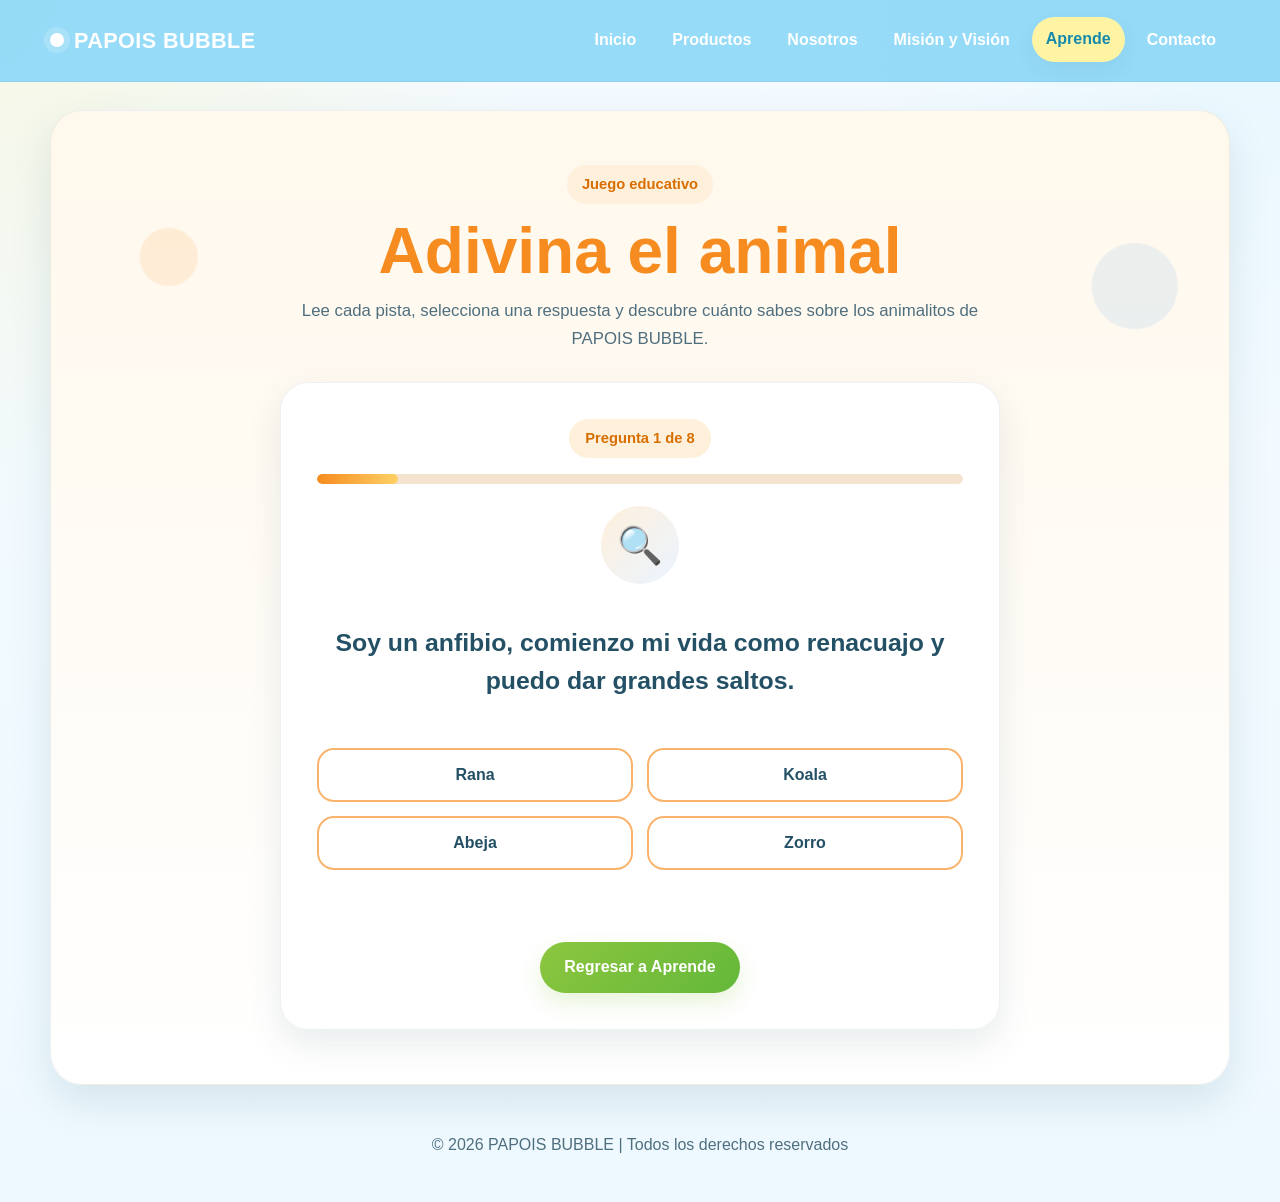
<file: juego-adivina.html>
<!DOCTYPE html>
<html lang="es">
<head>
  <meta charset="UTF-8">

  <meta
    name="viewport"
    content="width=device-width, initial-scale=1.0"
  >

  <title>PAPOIS BUBBLE | Adivina el animal</title>

  <link rel="stylesheet" href="style.css">

  <style>
    /* =========================
       PÁGINA DEL JUEGO
       ========================= */

    .guess-page {
      width: min(1180px, calc(100% - 32px));
      min-height: calc(100vh - 180px);
      margin: 28px auto 0;
      padding: 54px 30px;
      border: 1px solid rgba(36, 80, 102, 0.08);
      border-radius: 32px;
      background:
        radial-gradient(
          circle at 10% 15%,
          rgba(246, 139, 31, 0.12) 0 28px,
          transparent 30px
        ),
        radial-gradient(
          circle at 92% 18%,
          rgba(58, 141, 222, 0.1) 0 42px,
          transparent 44px
        ),
        linear-gradient(
          180deg,
          #fff8ec,
          #ffffff
        );
      box-shadow: 0 18px 42px rgba(36, 80, 102, 0.12);
      text-align: center;
    }

    .guess-intro {
      max-width: 720px;
      margin: 0 auto 28px;
    }

    .guess-badge {
      display: inline-flex;
      align-items: center;
      justify-content: center;
      margin-bottom: 14px;
      padding: 8px 15px;
      border-radius: 999px;
      background: #fff0dc;
      color: #d76e00;
      font-size: 0.92rem;
      font-weight: 800;
    }

    .guess-page h1 {
      margin: 0 0 12px;
      color: #f68b1f;
      font-size: clamp(2.4rem, 5vw, 4rem);
      line-height: 1.05;
    }

    .guess-intro > p {
      margin: 0;
      color: #4f6f7f;
      font-size: 1.05rem;
      line-height: 1.65;
    }

    /* =========================
       TARJETA DEL JUEGO
       ========================= */

    .guess-card {
      position: relative;
      max-width: 720px;
      margin: 30px auto 0;
      padding: 36px;
      border: 1px solid rgba(36, 80, 102, 0.08);
      border-radius: 28px;
      background: rgba(255, 255, 255, 0.98);
      box-shadow: 0 14px 34px rgba(36, 80, 102, 0.1);
    }

    .progress-area {
      margin-bottom: 22px;
    }

    .clue-number {
      display: inline-flex;
      align-items: center;
      justify-content: center;
      padding: 8px 16px;
      border-radius: 999px;
      background: #fff0dc;
      color: #d76e00;
      font-size: 0.92rem;
      font-weight: 800;
    }

    .progress-bar {
      width: 100%;
      height: 10px;
      margin-top: 16px;
      overflow: hidden;
      border-radius: 999px;
      background: #f4e4cf;
    }

    .progress-fill {
      width: 0;
      height: 100%;
      border-radius: 999px;
      background: linear-gradient(
        90deg,
        #f68b1f,
        #ffd166
      );
      transition: width 0.3s ease;
    }

    .clue-icon {
      display: flex;
      align-items: center;
      justify-content: center;
      width: 78px;
      height: 78px;
      margin: 0 auto 18px;
      border-radius: 50%;
      background: linear-gradient(
        135deg,
        #fff0dc,
        #eaf4ff
      );
      font-size: 2.3rem;
    }

    .clue-text {
      display: flex;
      align-items: center;
      justify-content: center;
      min-height: 120px;
      margin: 0 0 26px;
      color: #245066;
      font-size: clamp(1.2rem, 2.5vw, 1.55rem);
      font-weight: 700;
      line-height: 1.55;
    }

    /* =========================
       OPCIONES
       ========================= */

    .guess-options {
      display: grid;
      grid-template-columns: repeat(2, minmax(0, 1fr));
      gap: 14px;
    }

    .guess-option {
      min-height: 54px;
      padding: 14px 16px;
      border: 2px solid rgba(246, 139, 31, 0.65);
      border-radius: 17px;
      background: #ffffff;
      color: #245066;
      cursor: pointer;
      font-size: 1rem;
      font-weight: 800;
      transition:
        transform 0.2s ease,
        background 0.2s ease,
        border-color 0.2s ease,
        color 0.2s ease,
        box-shadow 0.2s ease;
    }

    .guess-option:hover,
    .guess-option:focus-visible {
      border-color: #f68b1f;
      outline: none;
      background: #fff7eb;
      box-shadow: 0 8px 20px rgba(246, 139, 31, 0.12);
      transform: translateY(-2px);
    }

    .guess-option.correct {
      border-color: #8cc63f;
      background: #eef9e6;
      color: #477624;
    }

    .guess-option.incorrect {
      border-color: #d9534f;
      background: #fff0ef;
      color: #a73531;
    }

    .guess-option:disabled {
      cursor: default;
      opacity: 1;
      transform: none;
    }

    /* =========================
       RESULTADO Y BOTONES
       ========================= */

    .guess-result {
      min-height: 30px;
      margin: 20px 0 0;
      font-weight: 800;
      line-height: 1.5;
    }

    .guess-actions {
      display: flex;
      flex-wrap: wrap;
      justify-content: center;
      gap: 12px;
      margin-top: 22px;
    }

    .next-button,
    .back-button {
      display: inline-flex;
      align-items: center;
      justify-content: center;
      min-height: 48px;
      padding: 13px 24px;
      border: none;
      border-radius: 999px;
      cursor: pointer;
      font-weight: 800;
      text-decoration: none;
      transition:
        transform 0.2s ease,
        box-shadow 0.2s ease;
    }

    .next-button {
      display: none;
      background: linear-gradient(
        135deg,
        #3a8dde,
        #168aad
      );
      color: #ffffff;
      box-shadow: 0 10px 22px rgba(58, 141, 222, 0.2);
    }

    .back-button {
      background: linear-gradient(
        135deg,
        #8cc63f,
        #64b83a
      );
      color: #ffffff;
      box-shadow: 0 10px 22px rgba(140, 198, 63, 0.2);
    }

    .next-button:hover,
    .next-button:focus-visible,
    .back-button:hover,
    .back-button:focus-visible {
      outline: none;
      transform: translateY(-2px);
    }

    .score-box {
      display: none;
      margin-top: 22px;
      padding: 22px;
      border: 1px solid rgba(36, 80, 102, 0.08);
      border-radius: 20px;
      background: linear-gradient(
        135deg,
        rgba(184, 236, 255, 0.28),
        rgba(255, 244, 163, 0.32)
      );
    }

    .score-box.is-visible {
      display: block;
    }

    .score-box strong {
      display: block;
      margin-bottom: 6px;
      color: #168aad;
      font-size: 1.45rem;
    }

    .score-box p {
      margin: 0;
      color: #4f6f7f;
    }

    /* =========================
       TABLET
       ========================= */

    @media (max-width: 760px) {
      .guess-page {
        width: calc(100% - 24px);
        min-height: auto;
        margin-top: 18px;
        padding: 42px 20px;
        border-radius: 24px;
      }

      .guess-card {
        padding: 28px 22px;
        border-radius: 22px;
      }

      .clue-text {
        min-height: 100px;
      }

      .guess-actions {
        flex-direction: column;
      }

      .next-button,
      .back-button {
        width: 100%;
      }
    }

    /* =========================
       CELULAR
       ========================= */

    @media (max-width: 550px) {
      .guess-options {
        grid-template-columns: 1fr;
      }

      .guess-page {
        width: calc(100% - 16px);
        padding: 36px 14px;
      }

      .guess-card {
        padding: 24px 16px;
      }

      .clue-icon {
        width: 68px;
        height: 68px;
        font-size: 2rem;
      }

      .clue-text {
        min-height: 90px;
        margin-bottom: 22px;
      }

      .guess-option {
        min-height: 50px;
      }
    }
  </style>
</head>

<body>

<header>
  <div class="header-inner">

    <div class="logo">
      PAPOIS BUBBLE
    </div>

    <nav>
      <a href="index.html">
        Inicio
      </a>

      <a href="productos.html">
        Productos
      </a>

      <a href="nosotros.html">
        Nosotros
      </a>

      <a href="mision-vision.html">
        Misión y Visión
      </a>

      <a
        href="aprende.html"
        class="active"
      >
        Aprende
      </a>

      <a href="contacto.html">
        Contacto
      </a>
    </nav>

  </div>
</header>

<main class="guess-page">

  <section class="guess-intro">

    <div class="guess-badge">
      Juego educativo
    </div>

    <h1>
      Adivina el animal
    </h1>

    <p>
      Lee cada pista, selecciona una respuesta y descubre
      cuánto sabes sobre los animalitos de PAPOIS BUBBLE.
    </p>

  </section>

  <section
    class="guess-card"
    aria-labelledby="clueText"
  >

    <div class="progress-area">

      <div
        class="clue-number"
        id="clueNumber"
      >
        Pregunta 1 de 8
      </div>

      <div
        class="progress-bar"
        aria-hidden="true"
      >
        <div
          class="progress-fill"
          id="progressFill"
        ></div>
      </div>

    </div>

    <div
      class="clue-icon"
      aria-hidden="true"
    >
      🔍
    </div>

    <p
      class="clue-text"
      id="clueText"
    ></p>

    <div
      class="guess-options"
      id="guessOptions"
    ></div>

    <p
      class="guess-result"
      id="guessResult"
      aria-live="polite"
    ></p>

    <div
      class="score-box"
      id="scoreBox"
    >

      <strong id="scoreTitle"></strong>

      <p id="scoreMessage"></p>

    </div>

    <div class="guess-actions">

      <button
        class="next-button"
        type="button"
        id="nextButton"
      >
        Siguiente pregunta
      </button>

      <a
        href="aprende.html"
        class="back-button"
      >
        Regresar a Aprende
      </a>

    </div>

  </section>

</main>

<footer>
  <p>
    © 2026 PAPOIS BUBBLE | Todos los derechos reservados
  </p>
</footer>

<script>
  const questions = [
    {
      clue:
        "Soy un anfibio, comienzo mi vida como renacuajo y puedo dar grandes saltos.",
      answer: "Rana",
      options: [
        "Rana",
        "Koala",
        "Abeja",
        "Zorro"
      ]
    },
    {
      clue:
        "Puedo dormir hasta 20 horas al día y me alimento de hojas de eucalipto.",
      answer: "Koala",
      options: [
        "Mono",
        "Koala",
        "Búho",
        "Mariposa"
      ]
    },
    {
      clue:
        "Ayudo a polinizar flores y vivo junto con otras dentro de una colmena.",
      answer: "Abeja",
      options: [
        "Serpiente",
        "Rana",
        "Abeja",
        "Zorro"
      ]
    },
    {
      clue:
        "Puedo volar durante la noche casi sin hacer ruido y tengo una excelente visión.",
      answer: "Búho",
      options: [
        "Búho",
        "Mariposa",
        "Abeja",
        "Mono"
      ]
    },
    {
      clue:
        "Comienzo mi vida como una oruga y después paso por una transformación.",
      answer: "Mariposa",
      options: [
        "Zorro",
        "Rana",
        "Mariposa",
        "Koala"
      ]
    },
    {
      clue:
        "No tengo patas y me desplazo moviendo mi cuerpo sobre el suelo.",
      answer: "Serpiente",
      options: [
        "Serpiente",
        "Mono",
        "Rana",
        "Búho"
      ]
    },
    {
      clue:
        "Soy muy ágil y algunos de mi especie utilizan la cola para agarrarse de las ramas.",
      answer: "Mono",
      options: [
        "Koala",
        "Zorro",
        "Mono",
        "Abeja"
      ]
    },
    {
      clue:
        "Tengo muy buen oído, camino de manera silenciosa y poseo una cola grande.",
      answer: "Zorro",
      options: [
        "Búho",
        "Zorro",
        "Rana",
        "Serpiente"
      ]
    }
  ];

  const clueNumber =
    document.getElementById("clueNumber");

  const clueText =
    document.getElementById("clueText");

  const guessOptions =
    document.getElementById("guessOptions");

  const guessResult =
    document.getElementById("guessResult");

  const nextButton =
    document.getElementById("nextButton");

  const progressFill =
    document.getElementById("progressFill");

  const scoreBox =
    document.getElementById("scoreBox");

  const scoreTitle =
    document.getElementById("scoreTitle");

  const scoreMessage =
    document.getElementById("scoreMessage");

  let currentQuestion = 0;
  let score = 0;
  let answered = false;
  let gameFinished = false;


  function showQuestion() {
    answered = false;
    gameFinished = false;

    const question =
      questions[currentQuestion];

    const progress =
      ((currentQuestion + 1) / questions.length) * 100;

    clueNumber.textContent =
      `Pregunta ${currentQuestion + 1} de ${questions.length}`;

    progressFill.style.width =
      `${progress}%`;

    clueText.textContent =
      question.clue;

    guessResult.textContent = "";
    guessResult.style.color = "";

    scoreBox.classList.remove("is-visible");

    nextButton.style.display = "none";
    nextButton.textContent =
      currentQuestion === questions.length - 1
        ? "Ver resultado"
        : "Siguiente pregunta";

    guessOptions.innerHTML = "";

    question.options.forEach((option) => {
      const button =
        document.createElement("button");

      button.type = "button";
      button.className = "guess-option";
      button.textContent = option;

      button.addEventListener("click", () => {
        checkAnswer(option, button);
      });

      guessOptions.appendChild(button);
    });
  }


  function checkAnswer(
    selectedOption,
    selectedButton
  ) {
    if (answered || gameFinished) {
      return;
    }

    answered = true;

    const question =
      questions[currentQuestion];

    const optionButtons =
      document.querySelectorAll(".guess-option");

    optionButtons.forEach((button) => {
      button.disabled = true;

      if (
        button.textContent === question.answer
      ) {
        button.classList.add("correct");
      }
    });

    if (selectedOption === question.answer) {
      score += 1;

      guessResult.textContent =
        "¡Correcto! Muy bien.";

      guessResult.style.color =
        "#218838";
    } else {
      selectedButton.classList.add("incorrect");

      guessResult.textContent =
        `La respuesta correcta era: ${question.answer}.`;

      guessResult.style.color =
        "#c62828";
    }

    nextButton.style.display =
      "inline-flex";
  }


  function showFinalResult() {
    gameFinished = true;

    clueNumber.textContent =
      "Juego terminado";

    progressFill.style.width =
      "100%";

    clueText.textContent =
      `Obtuviste ${score} respuestas correctas de ${questions.length}.`;

    guessOptions.innerHTML = "";
    guessResult.textContent = "";

    scoreBox.classList.add("is-visible");

    if (score === questions.length) {
      scoreTitle.textContent =
        "¡Puntuación perfecta!";

      scoreMessage.textContent =
        "Conoces muy bien a todos los animalitos de PAPOIS BUBBLE.";
    } else if (score >= 6) {
      scoreTitle.textContent =
        "¡Excelente trabajo!";

      scoreMessage.textContent =
        "Eres un gran explorador de la naturaleza.";
    } else if (score >= 4) {
      scoreTitle.textContent =
        "¡Buen trabajo!";

      scoreMessage.textContent =
        "Sabes mucho, pero todavía puedes descubrir más datos curiosos.";
    } else {
      scoreTitle.textContent =
        "Sigue aprendiendo";

      scoreMessage.textContent =
        "Regresa a la sección Aprende, conoce a los animalitos y vuelve a intentarlo.";
    }

    nextButton.textContent =
      "Volver a jugar";

    nextButton.style.display =
      "inline-flex";
  }


  function restartGame() {
    currentQuestion = 0;
    score = 0;
    answered = false;
    gameFinished = false;

    showQuestion();
  }


  nextButton.addEventListener("click", () => {
    if (gameFinished) {
      restartGame();
      return;
    }

    if (!answered) {
      return;
    }

    if (
      currentQuestion < questions.length - 1
    ) {
      currentQuestion += 1;
      showQuestion();
      return;
    }

    showFinalResult();
  });


  showQuestion();
</script>

</body>
</html>
</file>
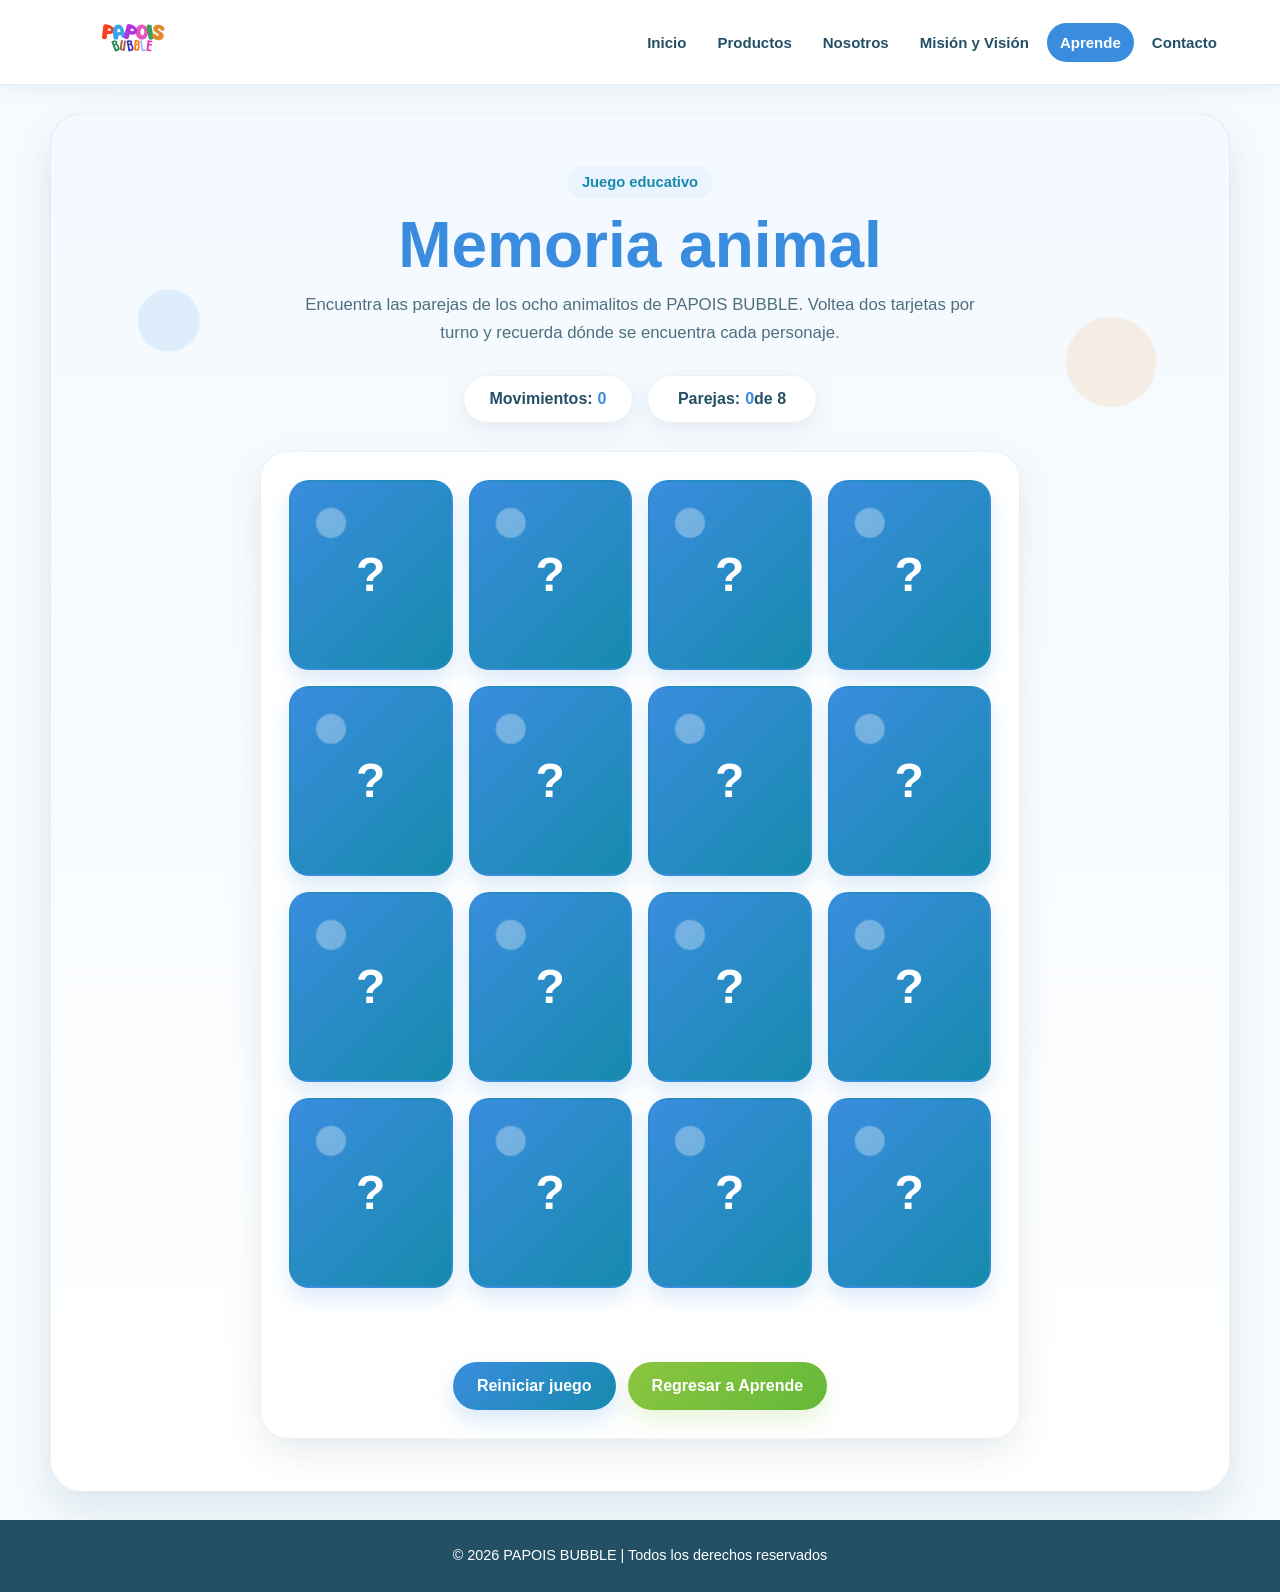
<file: juego-memoria.html>
<!DOCTYPE html>
<html lang="es">
<head>
  <meta charset="UTF-8">

  <meta
    name="viewport"
    content="width=device-width, initial-scale=1.0"
  >

  <title>PAPOIS BUBBLE | Juego de memoria</title>

  <style>
    /* ========================================
       CONFIGURACIÓN GENERAL DE ESTA PÁGINA
       ======================================== */

    *,
    *::before,
    *::after {
      box-sizing: border-box;
    }

    html {
      scroll-behavior: smooth;
    }

    body {
      min-height: 100vh;
      margin: 0;
      display: flex;
      flex-direction: column;
      overflow-x: hidden;
      background: #f6fbff;
      color: #245066;
      font-family:
        "DM Sans",
        Arial,
        Helvetica,
        sans-serif;
    }

    button,
    a {
      font: inherit;
    }

    img {
      display: block;
      max-width: 100%;
    }

    /* ========================================
       ENCABEZADO
       ======================================== */

    header {
      position: relative;
      z-index: 10;
      width: 100%;
      background: #ffffff;
      border-bottom: 1px solid rgba(36, 80, 102, 0.1);
      box-shadow: 0 5px 20px rgba(36, 80, 102, 0.07);
    }

    .header-inner {
      width: min(1180px, calc(100% - 32px));
      min-height: 84px;
      margin: 0 auto;
      display: flex;
      align-items: center;
      justify-content: space-between;
      gap: 30px;
    }

    .logo {
      flex-shrink: 0;
      display: inline-flex;
      align-items: center;
      text-decoration: none;
    }

    .logo img {
      width: 165px;
      max-height: 64px;
      object-fit: contain;
    }

    nav {
      display: flex;
      align-items: center;
      justify-content: flex-end;
      gap: 5px;
    }

    nav a {
      padding: 11px 13px;
      border-radius: 999px;
      color: #245066;
      font-size: 0.94rem;
      font-weight: 700;
      text-decoration: none;
      white-space: nowrap;
      transition:
        color 0.2s ease,
        background-color 0.2s ease,
        transform 0.2s ease;
    }

    nav a:hover,
    nav a:focus-visible {
      outline: none;
      color: #3a8dde;
      background: #eef7ff;
      transform: translateY(-1px);
    }

    nav a.active {
      color: #ffffff;
      background: #3a8dde;
    }

    /* ========================================
       PÁGINA DEL JUEGO
       ======================================== */

    .memory-page {
      width: min(1180px, calc(100% - 32px));
      margin: 28px auto;
      padding: 52px 30px;
      flex: 1;
      border: 1px solid rgba(36, 80, 102, 0.08);
      border-radius: 32px;
      background:
        radial-gradient(
          circle at 10% 15%,
          rgba(58, 141, 222, 0.12) 0 30px,
          transparent 32px
        ),
        radial-gradient(
          circle at 90% 18%,
          rgba(246, 139, 31, 0.12) 0 44px,
          transparent 46px
        ),
        linear-gradient(
          180deg,
          #f3f9ff,
          #ffffff
        );
      box-shadow: 0 18px 42px rgba(36, 80, 102, 0.12);
      text-align: center;
    }

    .memory-intro {
      max-width: 720px;
      margin: 0 auto 28px;
    }

    .memory-badge {
      display: inline-flex;
      align-items: center;
      justify-content: center;
      margin-bottom: 14px;
      padding: 8px 15px;
      border-radius: 999px;
      background: #eaf4ff;
      color: #168aad;
      font-size: 0.92rem;
      font-weight: 800;
    }

    .memory-page h1 {
      margin: 0 0 12px;
      color: #3a8dde;
      font-size: clamp(2.3rem, 5vw, 4rem);
      line-height: 1.05;
    }

    .memory-description {
      max-width: 680px;
      margin: 0 auto;
      color: #4f6f7f;
      font-size: 1.05rem;
      line-height: 1.65;
    }

    /* ========================================
       INFORMACIÓN DEL JUEGO
       ======================================== */

    .game-information {
      display: flex;
      flex-wrap: wrap;
      justify-content: center;
      gap: 14px;
      margin: 0 auto 28px;
    }

    .information-box {
      display: inline-flex;
      align-items: center;
      justify-content: center;
      min-width: 170px;
      min-height: 48px;
      padding: 10px 18px;
      border: 1px solid rgba(36, 80, 102, 0.08);
      border-radius: 999px;
      background: #ffffff;
      color: #245066;
      box-shadow: 0 8px 22px rgba(36, 80, 102, 0.08);
      font-weight: 800;
    }

    .information-box span {
      margin-left: 5px;
      color: #3a8dde;
    }

    /* ========================================
       TABLERO
       ======================================== */

    .memory-board {
      width: 100%;
      max-width: 760px;
      margin: 0 auto;
      padding: 28px;
      border: 1px solid rgba(36, 80, 102, 0.08);
      border-radius: 28px;
      background: rgba(255, 255, 255, 0.96);
      box-shadow: 0 14px 34px rgba(36, 80, 102, 0.1);
    }

    .memory-grid {
      display: grid;
      grid-template-columns: repeat(4, minmax(0, 1fr));
      gap: 16px;
      width: 100%;
      margin: 0 auto;
    }

    .memory-card {
      position: relative;
      width: 100%;
      aspect-ratio: 0.86 / 1;
      margin: 0;
      padding: 0;
      border: 0;
      border-radius: 20px;
      background: transparent;
      cursor: pointer;
      perspective: 1000px;
      appearance: none;
      -webkit-appearance: none;
      -webkit-tap-highlight-color: transparent;
    }

    .memory-card:focus-visible {
      outline: 4px solid rgba(58, 141, 222, 0.24);
      outline-offset: 3px;
    }

    .memory-card-inner {
      position: relative;
      display: block;
      width: 100%;
      height: 100%;
      border-radius: inherit;
      transform-style: preserve-3d;
      transition: transform 0.45s ease;
    }

    .memory-card.is-open .memory-card-inner,
    .memory-card.is-matched .memory-card-inner {
      transform: rotateY(180deg);
    }

    .memory-card-front,
    .memory-card-back {
      position: absolute;
      inset: 0;
      display: flex;
      flex-direction: column;
      align-items: center;
      justify-content: center;
      overflow: hidden;
      border-radius: inherit;
      backface-visibility: hidden;
      -webkit-backface-visibility: hidden;
    }

    .memory-card-front {
      border: 2px solid rgba(58, 141, 222, 0.22);
      background:
        radial-gradient(
          circle at 25% 22%,
          rgba(255, 255, 255, 0.32) 0 14px,
          transparent 16px
        ),
        linear-gradient(
          135deg,
          #3a8dde,
          #168aad
        );
      color: #ffffff;
      box-shadow: 0 10px 20px rgba(58, 141, 222, 0.18);
    }

    .memory-card-front span {
      color: #ffffff;
      font-size: clamp(2rem, 4vw, 3rem);
      font-weight: 800;
    }

    .memory-card-back {
      padding: 12px;
      border: 3px solid #8cc63f;
      background: #ffffff;
      color: #245066;
      transform: rotateY(180deg);
      box-shadow: 0 10px 22px rgba(140, 198, 63, 0.14);
    }

    .memory-card.is-matched .memory-card-back {
      background: linear-gradient(
        180deg,
        #ffffff,
        #f0f9e9
      );
    }

    .memory-card-back img {
      width: 82%;
      max-width: 90px;
      height: 72%;
      margin: 0 auto 6px;
      object-fit: contain;
      pointer-events: none;
    }

    .memory-card-back span {
      color: #245066;
      font-size: 0.92rem;
      font-weight: 800;
      pointer-events: none;
    }

    .memory-card.is-matched,
    .memory-card:disabled {
      cursor: default;
      opacity: 1;
    }

    /* ========================================
       MENSAJE Y BOTONES
       ======================================== */

    .game-message {
      min-height: 30px;
      margin: 22px 0 0;
      color: #8d4cc9;
      font-size: 1.05rem;
      font-weight: 800;
      line-height: 1.5;
    }

    .memory-actions {
      display: flex;
      flex-wrap: wrap;
      justify-content: center;
      gap: 12px;
      margin-top: 22px;
    }

    .restart-button,
    .back-button {
      display: inline-flex;
      align-items: center;
      justify-content: center;
      min-height: 48px;
      margin: 0;
      padding: 13px 24px;
      border: none;
      border-radius: 999px;
      cursor: pointer;
      font-weight: 800;
      text-decoration: none;
      transition:
        transform 0.2s ease,
        box-shadow 0.2s ease;
    }

    .restart-button {
      background: linear-gradient(
        135deg,
        #3a8dde,
        #168aad
      );
      color: #ffffff;
      box-shadow: 0 10px 22px rgba(58, 141, 222, 0.2);
    }

    .back-button {
      background: linear-gradient(
        135deg,
        #8cc63f,
        #64b83a
      );
      color: #ffffff;
      box-shadow: 0 10px 22px rgba(140, 198, 63, 0.2);
    }

    .restart-button:hover,
    .restart-button:focus-visible,
    .back-button:hover,
    .back-button:focus-visible {
      outline: none;
      transform: translateY(-2px);
    }

    /* ========================================
       PIE DE PÁGINA
       ======================================== */

    footer {
      width: 100%;
      margin-top: auto;
      padding: 25px 20px;
      background: #245066;
      text-align: center;
    }

    footer p {
      margin: 0;
      color: #ffffff;
      font-size: 0.9rem;
      line-height: 1.5;
    }

    /* ========================================
       TABLET
       ======================================== */

    @media (max-width: 900px) {
      .header-inner {
        padding: 16px 0;
        flex-direction: column;
        gap: 12px;
      }

      nav {
        width: 100%;
        justify-content: center;
        flex-wrap: wrap;
      }

      nav a {
        padding: 9px 11px;
        font-size: 0.88rem;
      }
    }

    @media (max-width: 760px) {
      .memory-page {
        width: calc(100% - 24px);
        margin-top: 18px;
        padding: 42px 20px;
        border-radius: 24px;
      }

      .memory-board {
        padding: 22px;
        border-radius: 22px;
      }

      .memory-grid {
        gap: 12px;
      }

      .information-box {
        flex: 1 1 180px;
      }

      .memory-actions {
        flex-direction: column;
      }

      .restart-button,
      .back-button {
        width: 100%;
      }
    }

    /* ========================================
       CELULAR
       ======================================== */

    @media (max-width: 560px) {
      .header-inner {
        width: 100%;
        padding: 14px 12px;
      }

      .logo img {
        width: 145px;
      }

      nav {
        display: grid;
        grid-template-columns: repeat(3, 1fr);
        gap: 6px;
      }

      nav a {
        display: flex;
        align-items: center;
        justify-content: center;
        min-height: 40px;
        padding: 7px 5px;
        border-radius: 12px;
        font-size: 0.72rem;
        line-height: 1.15;
        text-align: center;
        white-space: normal;
      }

      .memory-page {
        width: calc(100% - 16px);
        margin: 12px auto;
        padding: 32px 12px;
        border-radius: 20px;
      }

      .memory-intro {
        margin-bottom: 22px;
      }

      .memory-page h1 {
        font-size: clamp(2rem, 11vw, 2.8rem);
      }

      .memory-description {
        font-size: 0.94rem;
        line-height: 1.55;
      }

      .game-information {
        gap: 8px;
        margin-bottom: 18px;
      }

      .information-box {
        min-width: 0;
        min-height: 43px;
        padding: 8px 10px;
        font-size: 0.84rem;
      }

      .memory-board {
        padding: 12px;
        border-radius: 18px;
      }

      .memory-grid {
        gap: 8px;
      }

      .memory-card {
        border-radius: 14px;
      }

      .memory-card-back {
        padding: 5px;
        border-width: 2px;
      }

      .memory-card-back img {
        width: 78%;
        height: 65%;
        margin-bottom: 3px;
      }

      .memory-card-back span {
        font-size: 0.67rem;
      }

      .memory-card-front span {
        font-size: 1.8rem;
      }

      .game-message {
        margin-top: 16px;
        font-size: 0.9rem;
      }

      .memory-actions {
        margin-top: 16px;
      }
    }

    @media (max-width: 380px) {
      nav a {
        font-size: 0.66rem;
      }

      .memory-grid {
        gap: 6px;
      }

      .memory-board {
        padding: 9px;
      }

      .memory-card {
        border-radius: 12px;
      }

      .memory-card-back span {
        font-size: 0.58rem;
      }

      .information-box {
        width: 100%;
        flex-basis: 100%;
      }
    }
  </style>
</head>

<body>

  <header>
    <div class="header-inner">

      <a
        href="index.html"
        class="logo"
        aria-label="Ir al inicio de PAPOIS BUBBLE"
      >
        <img
          src="assets/LOGO0.PNG"
          alt="PAPOIS BUBBLE"
        >
      </a>

      <nav aria-label="Menú principal">
        <a href="index.html">
          Inicio
        </a>

        <a href="productos.html">
          Productos
        </a>

        <a href="nosotros.html">
          Nosotros
        </a>

        <a href="mision-vision.html">
          Misión y Visión
        </a>

        <a
          href="aprende.html"
          class="active"
        >
          Aprende
        </a>

        <a href="contacto.html">
          Contacto
        </a>
      </nav>

    </div>
  </header>

  <main class="memory-page">

    <section class="memory-intro">

      <div class="memory-badge">
        Juego educativo
      </div>

      <h1>
        Memoria animal
      </h1>

      <p class="memory-description">
        Encuentra las parejas de los ocho animalitos de
        PAPOIS BUBBLE. Voltea dos tarjetas por turno y
        recuerda dónde se encuentra cada personaje.
      </p>

    </section>

    <div class="game-information">

      <div class="information-box">
        Movimientos:
        <span id="moves">0</span>
      </div>

      <div class="information-box">
        Parejas:
        <span id="matches">0</span>
        de 8
      </div>

    </div>

    <section
      class="memory-board"
      aria-label="Tablero del juego de memoria"
    >

      <div
        class="memory-grid"
        id="memoryGrid"
      ></div>

      <p
        class="game-message"
        id="gameMessage"
        aria-live="polite"
      ></p>

      <div class="memory-actions">

        <button
          class="restart-button"
          type="button"
          id="restartButton"
        >
          Reiniciar juego
        </button>

        <a
          href="aprende.html"
          class="back-button"
        >
          Regresar a Aprende
        </a>

      </div>

    </section>

  </main>

  <footer>
    <p>
      © 2026 PAPOIS BUBBLE | Todos los derechos reservados
    </p>
  </footer>

  <script>
    const animals = [
      {
        name: "Rana",
        image: "assets/learn-rana.png"
      },
      {
        name: "Zorro",
        image: "assets/learn-zorro.png"
      },
      {
        name: "Koala",
        image: "assets/learn-koala.png"
      },
      {
        name: "Búho",
        image: "assets/learn-buho.png"
      },
      {
        name: "Mono",
        image: "assets/learn-mono.png"
      },
      {
        name: "Mariposa",
        image: "assets/learn-mariposa.png"
      },
      {
        name: "Serpiente",
        image: "assets/learn-serpiente.png"
      },
      {
        name: "Abeja",
        image: "assets/learn-abeja.png"
      }
    ];

    const memoryGrid =
      document.getElementById("memoryGrid");

    const movesElement =
      document.getElementById("moves");

    const matchesElement =
      document.getElementById("matches");

    const gameMessage =
      document.getElementById("gameMessage");

    const restartButton =
      document.getElementById("restartButton");

    let firstCard = null;
    let secondCard = null;
    let lockBoard = false;
    let moves = 0;
    let matches = 0;
    let mismatchTimer = null;

    function shuffleCards(cards) {
      const shuffledCards = [...cards];

      for (
        let index = shuffledCards.length - 1;
        index > 0;
        index -= 1
      ) {
        const randomIndex =
          Math.floor(Math.random() * (index + 1));

        [
          shuffledCards[index],
          shuffledCards[randomIndex]
        ] = [
          shuffledCards[randomIndex],
          shuffledCards[index]
        ];
      }

      return shuffledCards;
    }

    function createGame() {
      if (mismatchTimer !== null) {
        clearTimeout(mismatchTimer);
        mismatchTimer = null;
      }

      firstCard = null;
      secondCard = null;
      lockBoard = false;
      moves = 0;
      matches = 0;

      movesElement.textContent = "0";
      matchesElement.textContent = "0";
      gameMessage.textContent = "";

      const duplicatedAnimals = animals.flatMap(
        (animal) => [
          {
            ...animal,
            cardId: `${animal.name}-1`
          },
          {
            ...animal,
            cardId: `${animal.name}-2`
          }
        ]
      );

      const shuffledAnimals =
        shuffleCards(duplicatedAnimals);

      memoryGrid.innerHTML = "";

      shuffledAnimals.forEach((animal) => {
        const button =
          document.createElement("button");

        button.className = "memory-card";
        button.type = "button";
        button.dataset.animal = animal.name;
        button.dataset.cardId = animal.cardId;

        button.setAttribute(
          "aria-label",
          "Tarjeta oculta"
        );

        button.innerHTML = `
          <span class="memory-card-inner">

            <span class="memory-card-front">
              <span aria-hidden="true">?</span>
            </span>

            <span class="memory-card-back">
              <img
                src="${animal.image}"
                alt="${animal.name}"
              >
              <span>${animal.name}</span>
            </span>

          </span>
        `;

        button.addEventListener(
          "click",
          flipCard
        );

        memoryGrid.appendChild(button);
      });
    }

    function flipCard(event) {
      const selectedCard =
        event.currentTarget;

      if (
        lockBoard ||
        selectedCard === firstCard ||
        selectedCard.classList.contains("is-matched") ||
        selectedCard.classList.contains("is-open")
      ) {
        return;
      }

      selectedCard.classList.add("is-open");

      selectedCard.setAttribute(
        "aria-label",
        selectedCard.dataset.animal
      );

      if (firstCard === null) {
        firstCard = selectedCard;
        return;
      }

      secondCard = selectedCard;
      moves += 1;

      movesElement.textContent =
        String(moves);

      checkForMatch();
    }

    function checkForMatch() {
      const isMatch =
        firstCard.dataset.animal ===
        secondCard.dataset.animal;

      if (isMatch) {
        const animalName =
          firstCard.dataset.animal;

        firstCard.classList.remove("is-open");
        secondCard.classList.remove("is-open");

        firstCard.classList.add("is-matched");
        secondCard.classList.add("is-matched");

        firstCard.disabled = true;
        secondCard.disabled = true;

        firstCard.setAttribute(
          "aria-label",
          `${animalName}, pareja encontrada`
        );

        secondCard.setAttribute(
          "aria-label",
          `${animalName}, pareja encontrada`
        );

        matches += 1;

        matchesElement.textContent =
          String(matches);

        gameMessage.textContent =
          `¡Encontraste la pareja de ${animalName}!`;

        resetSelection();

        if (matches === animals.length) {
          gameMessage.textContent =
            `¡Excelente! Encontraste todas las parejas en ${moves} movimientos.`;
        }

        return;
      }

      lockBoard = true;

      gameMessage.textContent =
        "No son iguales. Intenta recordar dónde están.";

      mismatchTimer = setTimeout(() => {
        firstCard.classList.remove("is-open");
        secondCard.classList.remove("is-open");

        firstCard.setAttribute(
          "aria-label",
          "Tarjeta oculta"
        );

        secondCard.setAttribute(
          "aria-label",
          "Tarjeta oculta"
        );

        resetSelection();
        mismatchTimer = null;
      }, 900);
    }

    function resetSelection() {
      firstCard = null;
      secondCard = null;
      lockBoard = false;
    }

    restartButton.addEventListener(
      "click",
      createGame
    );

    createGame();
  </script>

</body>
</html>
</file>
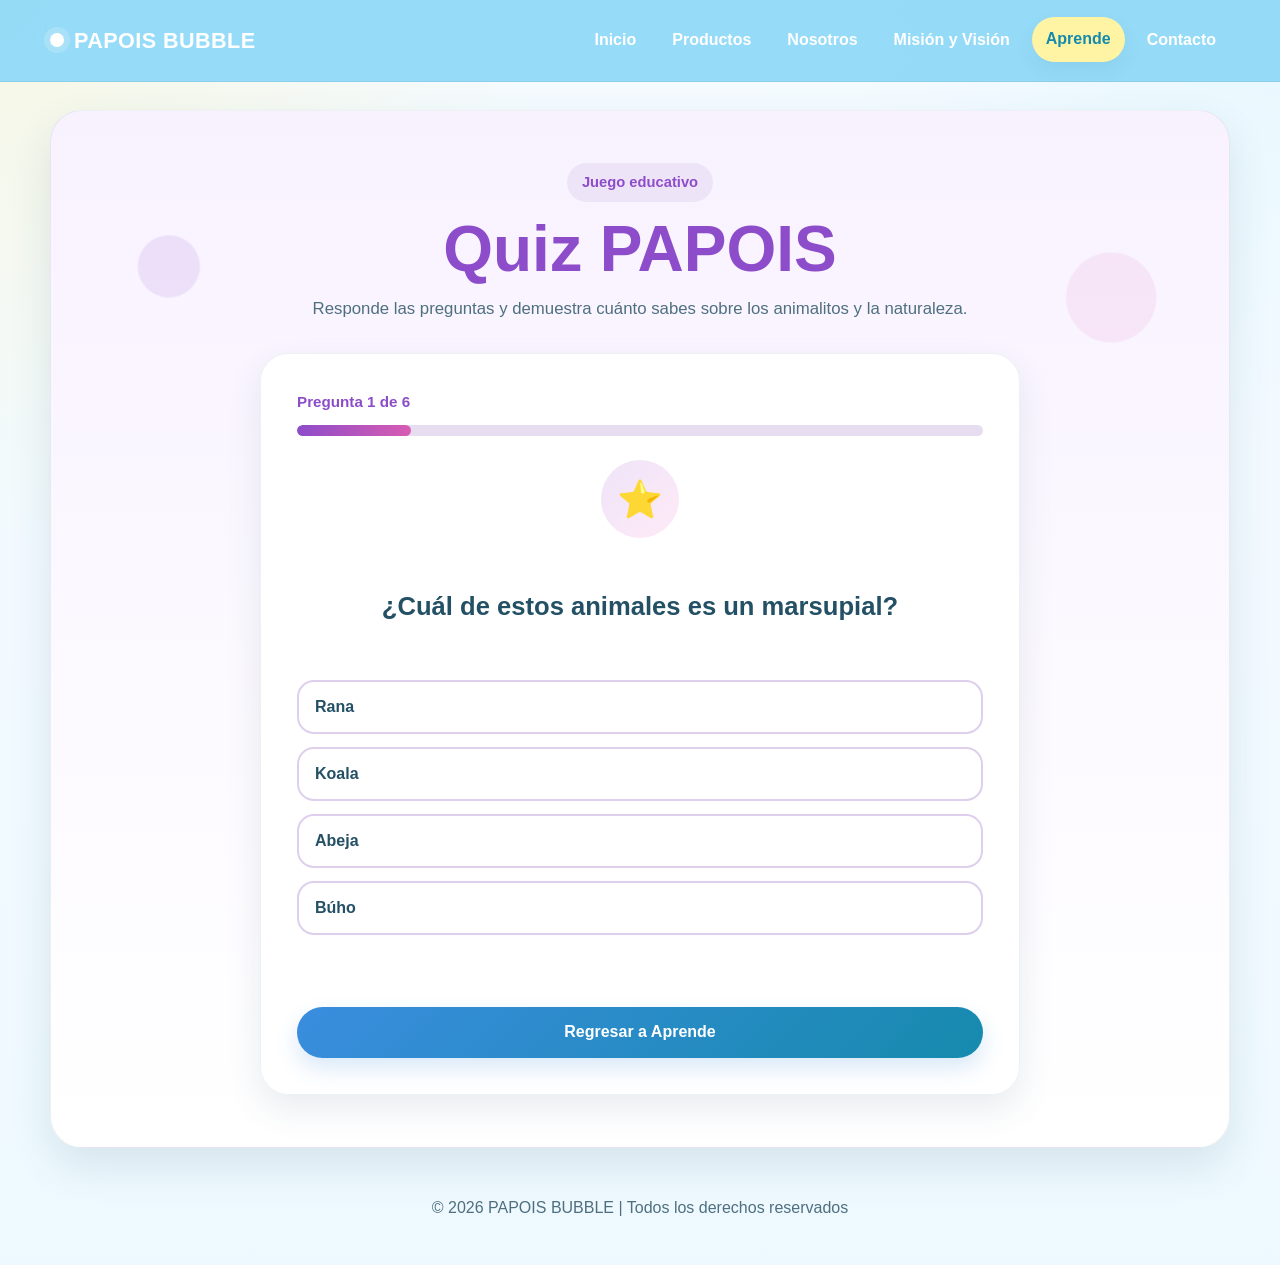
<file: juego-quiz.html>
<!DOCTYPE html>
<html lang="es">
<head>
  <meta charset="UTF-8">

  <meta
    name="viewport"
    content="width=device-width, initial-scale=1.0"
  >

  <title>PAPOIS BUBBLE | Quiz animal</title>

  <link rel="stylesheet" href="style.css">

  <style>
    /* =========================
       PÁGINA DEL QUIZ
       ========================= */

    .quiz-page {
      width: min(1180px, calc(100% - 32px));
      min-height: calc(100vh - 180px);
      margin: 28px auto 0;
      padding: 52px 30px;
      border: 1px solid rgba(36, 80, 102, 0.08);
      border-radius: 32px;
      background:
        radial-gradient(
          circle at 10% 15%,
          rgba(141, 76, 201, 0.12) 0 30px,
          transparent 32px
        ),
        radial-gradient(
          circle at 90% 18%,
          rgba(216, 92, 178, 0.1) 0 44px,
          transparent 46px
        ),
        linear-gradient(
          180deg,
          #f8f2ff,
          #ffffff
        );
      box-shadow: 0 18px 42px rgba(36, 80, 102, 0.12);
      text-align: center;
    }

    .quiz-intro {
      max-width: 720px;
      margin: 0 auto 28px;
    }

    .quiz-badge {
      display: inline-flex;
      align-items: center;
      justify-content: center;
      margin-bottom: 14px;
      padding: 8px 15px;
      border-radius: 999px;
      background: #eee4f8;
      color: #8d4cc9;
      font-size: 0.92rem;
      font-weight: 800;
    }

    .quiz-page h1 {
      margin: 0 0 12px;
      color: #8d4cc9;
      font-size: clamp(2.4rem, 5vw, 4rem);
      line-height: 1.05;
    }

    .quiz-description {
      max-width: 680px;
      margin: 0 auto;
      color: #4f6f7f;
      font-size: 1.05rem;
      line-height: 1.65;
    }

    /* =========================
       CONTENEDOR
       ========================= */

    .quiz-container {
      max-width: 760px;
      margin: 30px auto 0;
      padding: 36px;
      border: 1px solid rgba(36, 80, 102, 0.08);
      border-radius: 28px;
      background: rgba(255, 255, 255, 0.98);
      box-shadow: 0 14px 34px rgba(36, 80, 102, 0.1);
      text-align: left;
    }

    .quiz-top {
      margin-bottom: 24px;
    }

    .progress-text {
      color: #8d4cc9;
      font-size: 0.95rem;
      font-weight: 800;
    }

    .progress-bar {
      width: 100%;
      height: 11px;
      margin: 12px 0 0;
      overflow: hidden;
      border-radius: 999px;
      background: #e7ddf0;
    }

    .progress-fill {
      width: 0;
      height: 100%;
      border-radius: 999px;
      background: linear-gradient(
        90deg,
        #8d4cc9,
        #d85cb2
      );
      transition: width 0.3s ease;
    }

    /* =========================
       PREGUNTA
       ========================= */

    .question-icon {
      display: flex;
      align-items: center;
      justify-content: center;
      width: 78px;
      height: 78px;
      margin: 0 auto 18px;
      border-radius: 50%;
      background: linear-gradient(
        135deg,
        #eee4f8,
        #ffeaf7
      );
      font-size: 2.3rem;
    }

    .quiz-question {
      display: flex;
      align-items: center;
      justify-content: center;
      min-height: 100px;
      margin: 0;
      color: #245066;
      font-size: clamp(1.25rem, 2.5vw, 1.6rem);
      line-height: 1.5;
      text-align: center;
    }

    /* =========================
       RESPUESTAS
       ========================= */

    .quiz-options {
      display: grid;
      gap: 13px;
      margin-top: 24px;
    }

    .quiz-option {
      min-height: 54px;
      padding: 14px 16px;
      border: 2px solid #ded0ec;
      border-radius: 17px;
      background: #ffffff;
      color: #245066;
      cursor: pointer;
      font-size: 1rem;
      font-weight: 800;
      text-align: left;
      transition:
        transform 0.2s ease,
        background 0.2s ease,
        border-color 0.2s ease,
        color 0.2s ease,
        box-shadow 0.2s ease;
    }

    .quiz-option:hover,
    .quiz-option:focus-visible {
      border-color: #8d4cc9;
      outline: none;
      background: #f8f2ff;
      box-shadow: 0 8px 20px rgba(141, 76, 201, 0.12);
      transform: translateY(-2px);
    }

    .quiz-option.correct {
      border-color: #8cc63f;
      background: #eef9e6;
      color: #477624;
    }

    .quiz-option.incorrect {
      border-color: #d9534f;
      background: #fff0ef;
      color: #a73531;
    }

    .quiz-option:disabled {
      cursor: default;
      opacity: 1;
      transform: none;
    }

    /* =========================
       RESULTADO Y BOTONES
       ========================= */

    .quiz-feedback {
      min-height: 30px;
      margin: 20px 0 0;
      text-align: center;
      font-weight: 800;
      line-height: 1.5;
    }

    .result-box {
      display: none;
      margin-top: 22px;
      padding: 24px;
      border: 1px solid rgba(36, 80, 102, 0.08);
      border-radius: 20px;
      background: linear-gradient(
        135deg,
        rgba(238, 228, 248, 0.7),
        rgba(255, 234, 247, 0.7)
      );
      text-align: center;
    }

    .result-box.is-visible {
      display: block;
    }

    .result-box strong {
      display: block;
      margin-bottom: 8px;
      color: #8d4cc9;
      font-size: 1.5rem;
    }

    .result-box p {
      margin: 0;
      color: #4f6f7f;
      line-height: 1.6;
    }

    .quiz-actions {
      display: flex;
      flex-wrap: wrap;
      justify-content: center;
      gap: 12px;
      margin-top: 22px;
    }

    .quiz-next,
    .back-button {
      display: inline-flex;
      align-items: center;
      justify-content: center;
      min-height: 48px;
      padding: 13px 24px;
      border: none;
      border-radius: 999px;
      cursor: pointer;
      font-weight: 800;
      text-decoration: none;
      transition:
        transform 0.2s ease,
        box-shadow 0.2s ease;
    }

    .quiz-next {
      display: none;
      flex: 1 1 220px;
      background: linear-gradient(
        135deg,
        #8d4cc9,
        #d85cb2
      );
      color: #ffffff;
      box-shadow: 0 10px 22px rgba(141, 76, 201, 0.2);
    }

    .back-button {
      flex: 1 1 220px;
      background: linear-gradient(
        135deg,
        #3a8dde,
        #168aad
      );
      color: #ffffff;
      box-shadow: 0 10px 22px rgba(58, 141, 222, 0.2);
    }

    .quiz-next:hover,
    .quiz-next:focus-visible,
    .back-button:hover,
    .back-button:focus-visible {
      outline: none;
      transform: translateY(-2px);
    }

    /* =========================
       TABLET
       ========================= */

    @media (max-width: 760px) {
      .quiz-page {
        width: calc(100% - 24px);
        min-height: auto;
        margin-top: 18px;
        padding: 42px 20px;
        border-radius: 24px;
      }

      .quiz-container {
        padding: 28px 22px;
        border-radius: 22px;
      }

      .quiz-question {
        min-height: 90px;
      }

      .quiz-actions {
        flex-direction: column;
      }

      .quiz-next,
      .back-button {
        width: 100%;
        flex-basis: auto;
      }
    }

    /* =========================
       CELULAR
       ========================= */

    @media (max-width: 550px) {
      .quiz-page {
        width: calc(100% - 16px);
        padding: 36px 12px;
      }

      .quiz-container {
        padding: 24px 16px;
      }

      .question-icon {
        width: 68px;
        height: 68px;
        font-size: 2rem;
      }

      .quiz-question {
        min-height: 80px;
      }

      .quiz-option {
        min-height: 50px;
        padding: 13px 14px;
      }
    }
  </style>
</head>

<body>

<header>
  <div class="header-inner">

    <div class="logo">
      PAPOIS BUBBLE
    </div>

    <nav>
      <a href="index.html">
        Inicio
      </a>

      <a href="productos.html">
        Productos
      </a>

      <a href="nosotros.html">
        Nosotros
      </a>

      <a href="mision-vision.html">
        Misión y Visión
      </a>

      <a
        href="aprende.html"
        class="active"
      >
        Aprende
      </a>

      <a href="contacto.html">
        Contacto
      </a>
    </nav>

  </div>
</header>

<main class="quiz-page">

  <section class="quiz-intro">

    <div class="quiz-badge">
      Juego educativo
    </div>

    <h1>
      Quiz PAPOIS
    </h1>

    <p class="quiz-description">
      Responde las preguntas y demuestra cuánto sabes
      sobre los animalitos y la naturaleza.
    </p>

  </section>

  <section
    class="quiz-container"
    aria-labelledby="quizQuestion"
  >

    <div class="quiz-top">

      <div
        class="progress-text"
        id="progressText"
      ></div>

      <div
        class="progress-bar"
        aria-hidden="true"
      >
        <div
          class="progress-fill"
          id="progressFill"
        ></div>
      </div>

    </div>

    <div
      class="question-icon"
      aria-hidden="true"
    >
      ⭐
    </div>

    <h2
      class="quiz-question"
      id="quizQuestion"
    ></h2>

    <div
      class="quiz-options"
      id="quizOptions"
    ></div>

    <p
      class="quiz-feedback"
      id="quizFeedback"
      aria-live="polite"
    ></p>

    <div
      class="result-box"
      id="resultBox"
    >

      <strong id="resultTitle"></strong>

      <p id="resultMessage"></p>

    </div>

    <div class="quiz-actions">

      <button
        class="quiz-next"
        type="button"
        id="quizNext"
      >
        Siguiente
      </button>

      <a
        href="aprende.html"
        class="back-button"
      >
        Regresar a Aprende
      </a>

    </div>

  </section>

</main>

<footer>
  <p>
    © 2026 PAPOIS BUBBLE | Todos los derechos reservados
  </p>
</footer>

<script>
  const quizQuestions = [
    {
      question:
        "¿Cuál de estos animales es un marsupial?",
      options: [
        "Rana",
        "Koala",
        "Abeja",
        "Búho"
      ],
      answer: "Koala"
    },
    {
      question:
        "¿Qué animal ayuda a polinizar las plantas?",
      options: [
        "Serpiente",
        "Zorro",
        "Abeja",
        "Mono"
      ],
      answer: "Abeja"
    },
    {
      question:
        "¿Cómo comienza su vida una rana?",
      options: [
        "Como renacuajo",
        "Como oruga",
        "Como polluelo",
        "Como larva de abeja"
      ],
      answer: "Como renacuajo"
    },
    {
      question:
        "¿Qué animal puede volar casi sin hacer ruido?",
      options: [
        "Mariposa",
        "Abeja",
        "Búho",
        "Rana"
      ],
      answer: "Búho"
    },
    {
      question:
        "¿Qué animal pasa por una metamorfosis?",
      options: [
        "Zorro",
        "Mariposa",
        "Koala",
        "Mono"
      ],
      answer: "Mariposa"
    },
    {
      question:
        "¿Cuál de estos animales no tiene patas?",
      options: [
        "Serpiente",
        "Mono",
        "Koala",
        "Zorro"
      ],
      answer: "Serpiente"
    }
  ];

  const progressText =
    document.getElementById("progressText");

  const progressFill =
    document.getElementById("progressFill");

  const quizQuestion =
    document.getElementById("quizQuestion");

  const quizOptions =
    document.getElementById("quizOptions");

  const quizFeedback =
    document.getElementById("quizFeedback");

  const quizNext =
    document.getElementById("quizNext");

  const resultBox =
    document.getElementById("resultBox");

  const resultTitle =
    document.getElementById("resultTitle");

  const resultMessage =
    document.getElementById("resultMessage");

  let currentQuizQuestion = 0;
  let quizScore = 0;
  let quizAnswered = false;
  let quizFinished = false;


  function loadQuizQuestion() {
    quizAnswered = false;
    quizFinished = false;

    const current =
      quizQuestions[currentQuizQuestion];

    const progress =
      ((currentQuizQuestion + 1) /
        quizQuestions.length) * 100;

    progressText.textContent =
      `Pregunta ${currentQuizQuestion + 1} de ${quizQuestions.length}`;

    progressFill.style.width =
      `${progress}%`;

    quizQuestion.textContent =
      current.question;

    quizOptions.innerHTML = "";

    quizFeedback.textContent = "";
    quizFeedback.style.color = "";

    resultBox.classList.remove("is-visible");

    quizNext.style.display = "none";
    quizNext.textContent =
      currentQuizQuestion === quizQuestions.length - 1
        ? "Ver resultado"
        : "Siguiente pregunta";

    current.options.forEach((option) => {
      const button =
        document.createElement("button");

      button.type = "button";
      button.className = "quiz-option";
      button.textContent = option;

      button.addEventListener("click", () => {
        selectQuizAnswer(option, button);
      });

      quizOptions.appendChild(button);
    });
  }


  function selectQuizAnswer(
    selectedOption,
    selectedButton
  ) {
    if (quizAnswered || quizFinished) {
      return;
    }

    quizAnswered = true;

    const current =
      quizQuestions[currentQuizQuestion];

    const optionButtons =
      document.querySelectorAll(".quiz-option");

    optionButtons.forEach((button) => {
      button.disabled = true;

      if (
        button.textContent === current.answer
      ) {
        button.classList.add("correct");
      }
    });

    if (selectedOption === current.answer) {
      quizScore += 1;

      quizFeedback.textContent =
        "¡Respuesta correcta!";

      quizFeedback.style.color =
        "#218838";
    } else {
      selectedButton.classList.add("incorrect");

      quizFeedback.textContent =
        `Respuesta incorrecta. La correcta es: ${current.answer}.`;

      quizFeedback.style.color =
        "#c62828";
    }

    quizNext.style.display =
      "inline-flex";
  }


  function showQuizResult() {
    quizFinished = true;

    progressText.textContent =
      "Quiz completado";

    progressFill.style.width =
      "100%";

    quizQuestion.textContent =
      `Obtuviste ${quizScore} de ${quizQuestions.length} respuestas correctas.`;

    quizOptions.innerHTML = "";
    quizFeedback.textContent = "";

    resultBox.classList.add("is-visible");

    if (quizScore === quizQuestions.length) {
      resultTitle.textContent =
        "¡Puntuación perfecta!";

      resultMessage.textContent =
        "Conoces muy bien a todos los animalitos de PAPOIS BUBBLE.";
    } else if (quizScore >= 5) {
      resultTitle.textContent =
        "¡Excelente resultado!";

      resultMessage.textContent =
        "Demostraste que sabes mucho sobre nuestros animalitos.";
    } else if (quizScore >= 3) {
      resultTitle.textContent =
        "¡Buen trabajo!";

      resultMessage.textContent =
        "Sabes bastante, pero todavía puedes descubrir más datos curiosos.";
    } else {
      resultTitle.textContent =
        "Sigue aprendiendo";

      resultMessage.textContent =
        "Regresa a Aprende, conoce a los animalitos y vuelve a intentarlo.";
    }

    quizNext.textContent =
      "Volver a jugar";

    quizNext.style.display =
      "inline-flex";
  }


  function restartQuiz() {
    currentQuizQuestion = 0;
    quizScore = 0;
    quizAnswered = false;
    quizFinished = false;

    loadQuizQuestion();
  }


  quizNext.addEventListener("click", () => {
    if (quizFinished) {
      restartQuiz();
      return;
    }

    if (!quizAnswered) {
      return;
    }

    if (
      currentQuizQuestion <
      quizQuestions.length - 1
    ) {
      currentQuizQuestion += 1;
      loadQuizQuestion();
      return;
    }

    showQuizResult();
  });


  loadQuizQuestion();
</script>

</body>
</html>
</file>
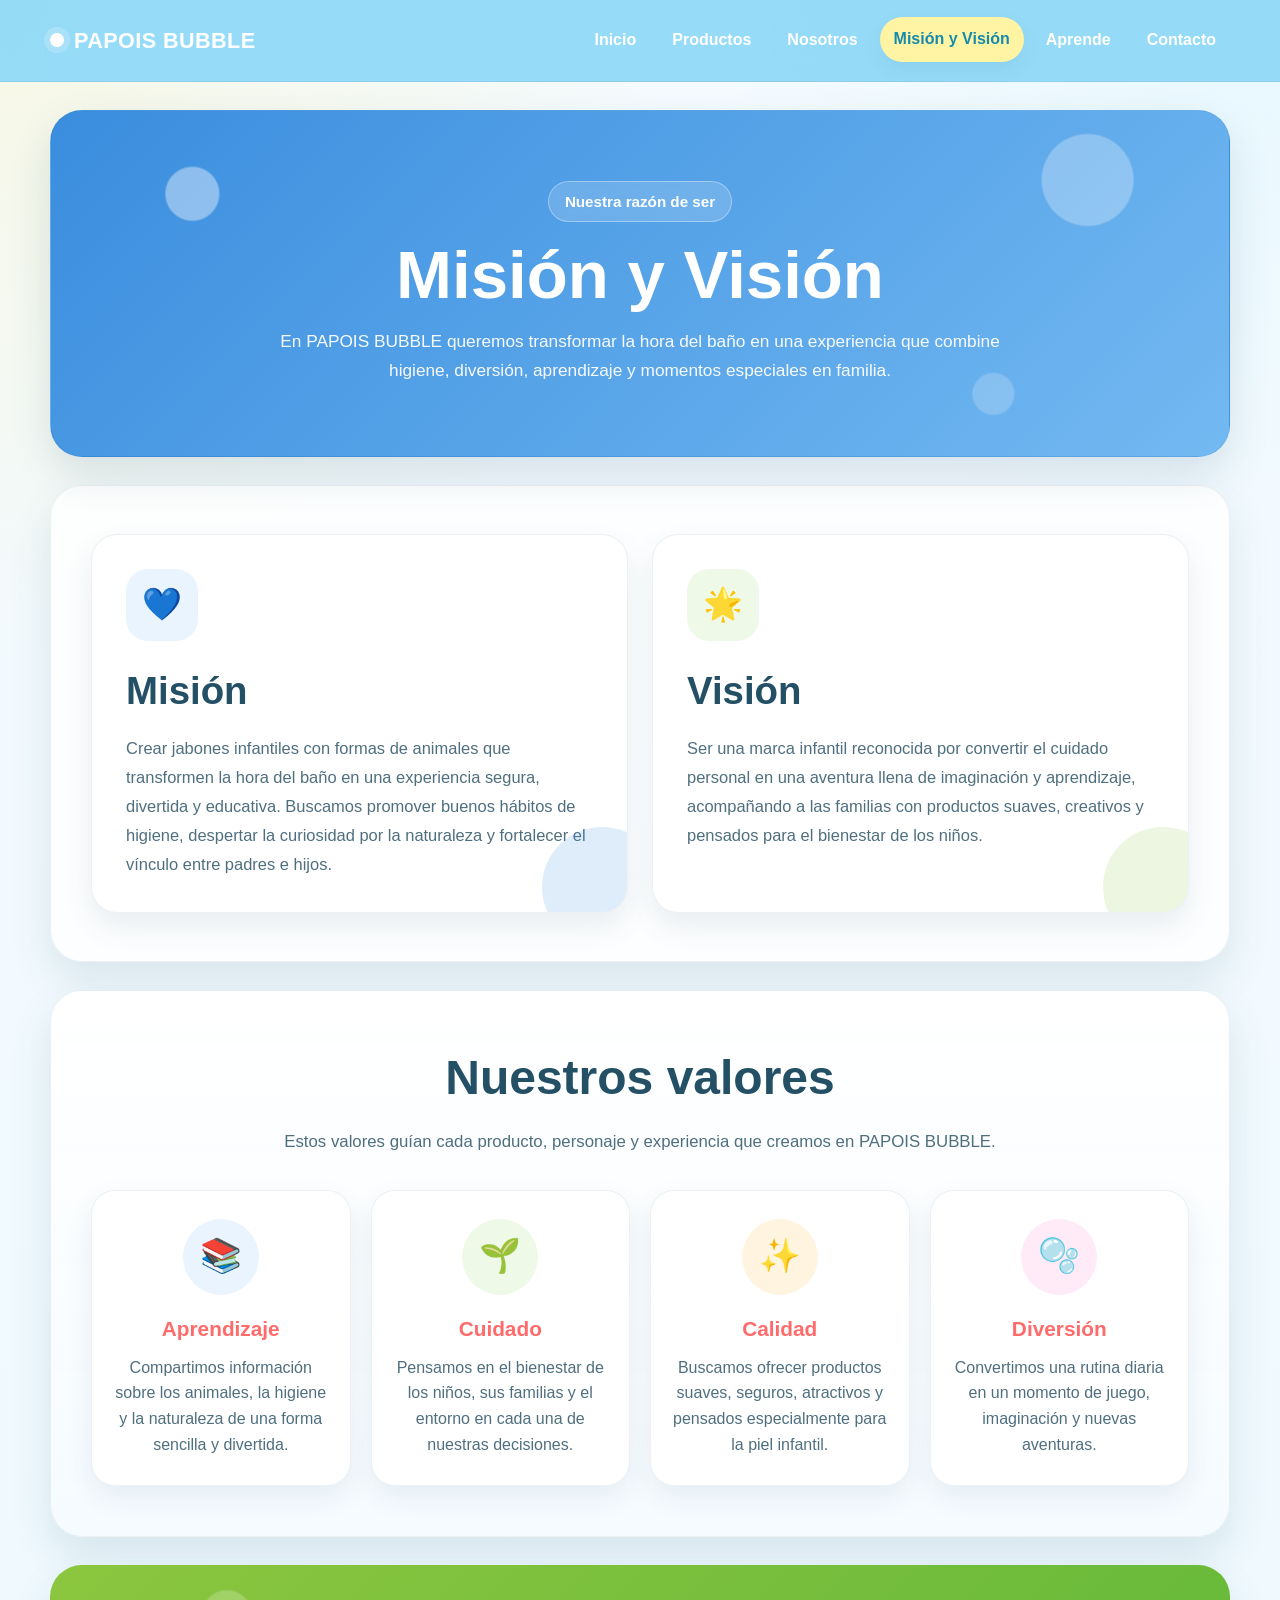
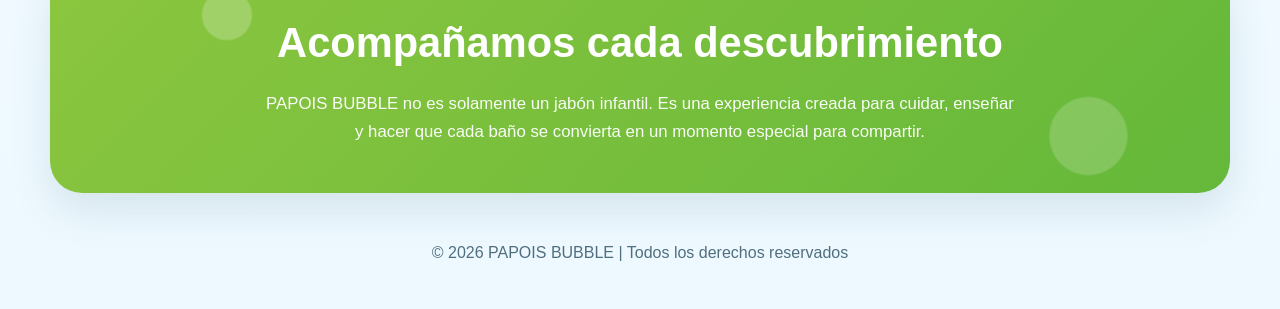
<file: mision-vision.html>
<!DOCTYPE html>
<html lang="es">
<head>
  <meta charset="UTF-8">

  <meta
    name="viewport"
    content="width=device-width, initial-scale=1.0"
  >

  <title>PAPOIS BUBBLE | Misión y Visión</title>

  <link rel="stylesheet" href="style.css">

  <style>
    /* =========================
       PORTADA
       ========================= */

    .purpose-hero {
      position: relative;
      width: min(1180px, calc(100% - 32px));
      margin: 28px auto 0;
      padding: 70px 30px;
      overflow: hidden;
      border: 1px solid rgba(36, 80, 102, 0.08);
      border-radius: 32px;
      background:
        radial-gradient(
          circle at 12% 24%,
          rgba(255, 255, 255, 0.4) 0 26px,
          transparent 28px
        ),
        radial-gradient(
          circle at 88% 20%,
          rgba(255, 255, 255, 0.28) 0 45px,
          transparent 47px
        ),
        radial-gradient(
          circle at 80% 82%,
          rgba(255, 255, 255, 0.2) 0 20px,
          transparent 22px
        ),
        linear-gradient(
          135deg,
          #3a8dde,
          #73b9f2
        );
      box-shadow: 0 18px 42px rgba(36, 80, 102, 0.14);
      color: #ffffff;
      text-align: center;
    }

    .purpose-hero-content {
      position: relative;
      z-index: 1;
      max-width: 780px;
      margin: 0 auto;
    }

    .purpose-badge {
      display: inline-flex;
      align-items: center;
      justify-content: center;
      margin-bottom: 18px;
      padding: 8px 16px;
      border: 1px solid rgba(255, 255, 255, 0.35);
      border-radius: 999px;
      background: rgba(255, 255, 255, 0.16);
      color: #ffffff;
      font-size: 0.95rem;
      font-weight: 800;
      backdrop-filter: blur(8px);
      -webkit-backdrop-filter: blur(8px);
    }

    .purpose-hero h1 {
      margin: 0 0 16px;
      color: #ffffff;
      font-size: clamp(2.5rem, 6vw, 4.2rem);
      line-height: 1.05;
    }

    .purpose-hero p {
      max-width: 720px;
      margin: 0 auto;
      color: rgba(255, 255, 255, 0.95);
      font-size: 1.08rem;
      line-height: 1.7;
    }

    /* =========================
       MISIÓN Y VISIÓN
       ========================= */

    .purpose-section {
      width: min(1180px, calc(100% - 32px));
      margin: 28px auto 0;
      padding: 48px 40px;
      border: 1px solid rgba(36, 80, 102, 0.08);
      border-radius: 32px;
      background: rgba(255, 255, 255, 0.82);
      box-shadow: 0 18px 42px rgba(36, 80, 102, 0.12);
    }

    .purpose-grid {
      display: grid;
      grid-template-columns: repeat(2, minmax(0, 1fr));
      gap: 24px;
    }

    .purpose-card {
      position: relative;
      min-width: 0;
      overflow: hidden;
      padding: 34px;
      border: 1px solid rgba(36, 80, 102, 0.08);
      border-radius: 26px;
      background: #ffffff;
      box-shadow: 0 14px 30px rgba(36, 80, 102, 0.09);
      text-align: left;
      transition:
        transform 0.25s ease,
        box-shadow 0.25s ease;
    }

    .purpose-card:hover {
      box-shadow: 0 18px 36px rgba(36, 80, 102, 0.14);
      transform: translateY(-6px);
    }

    .purpose-card::after {
      position: absolute;
      right: -35px;
      bottom: -35px;
      width: 120px;
      height: 120px;
      border-radius: 50%;
      content: "";
      opacity: 0.16;
    }

    .mission-card::after {
      background: #3a8dde;
    }

    .vision-card::after {
      background: #8cc63f;
    }

    .purpose-icon {
      display: flex;
      align-items: center;
      justify-content: center;
      width: 72px;
      height: 72px;
      margin-bottom: 20px;
      border-radius: 22px;
      font-size: 2rem;
    }

    .mission-card .purpose-icon {
      background: #eaf4ff;
    }

    .vision-card .purpose-icon {
      background: #eff9e7;
    }

    .purpose-card h2 {
      margin: 0 0 14px;
      color: #245066;
      font-size: clamp(1.8rem, 3vw, 2.4rem);
    }

    .purpose-card p {
      margin: 0;
      color: #4f6f7f;
      font-size: 1.03rem;
      line-height: 1.75;
    }

    /* =========================
       VALORES
       ========================= */

    .values-section {
      width: min(1180px, calc(100% - 32px));
      margin: 28px auto 0;
      padding: 50px 40px;
      border: 1px solid rgba(36, 80, 102, 0.08);
      border-radius: 32px;
      background: linear-gradient(
        180deg,
        rgba(255, 255, 255, 0.96),
        rgba(245, 251, 255, 0.94)
      );
      box-shadow: 0 18px 42px rgba(36, 80, 102, 0.12);
      text-align: center;
    }

    .values-section h2 {
      margin: 0 0 12px;
      color: #245066;
      font-size: clamp(2rem, 4vw, 3rem);
    }

    .values-description {
      max-width: 740px;
      margin: 0 auto 34px;
      color: #4f6f7f;
      font-size: 1.05rem;
      line-height: 1.65;
    }

    .values-grid {
      display: grid;
      grid-template-columns: repeat(4, minmax(0, 1fr));
      gap: 20px;
    }

    .value-card {
      display: flex;
      flex-direction: column;
      align-items: center;
      min-width: 0;
      padding: 28px 22px;
      border: 1px solid rgba(36, 80, 102, 0.08);
      border-radius: 24px;
      background: #ffffff;
      box-shadow: 0 12px 28px rgba(36, 80, 102, 0.08);
      text-align: center;
      transition:
        transform 0.25s ease,
        box-shadow 0.25s ease;
    }

    .value-card:hover {
      box-shadow: 0 18px 34px rgba(36, 80, 102, 0.13);
      transform: translateY(-6px);
    }

    .value-icon {
      display: flex;
      align-items: center;
      justify-content: center;
      width: 76px;
      height: 76px;
      margin-bottom: 18px;
      border-radius: 50%;
      font-size: 2.1rem;
    }

    .value-card:nth-child(1) .value-icon {
      background: #eaf4ff;
    }

    .value-card:nth-child(2) .value-icon {
      background: #eff9e7;
    }

    .value-card:nth-child(3) .value-icon {
      background: #fff4df;
    }

    .value-card:nth-child(4) .value-icon {
      background: #ffeaf7;
    }

    .value-card h3 {
      margin: 0 0 10px;
      color: #ff6b6b;
      font-size: 1.3rem;
    }

    .value-card p {
      margin: 0;
      color: #4f6f7f;
      line-height: 1.6;
    }

    /* =========================
       COMPROMISO
       ========================= */

    .commitment-section {
      width: min(1180px, calc(100% - 32px));
      margin: 28px auto 0;
      padding: 46px 30px;
      border-radius: 32px;
      background:
        radial-gradient(
          circle at 15% 22%,
          rgba(255, 255, 255, 0.22) 0 24px,
          transparent 26px
        ),
        radial-gradient(
          circle at 88% 75%,
          rgba(255, 255, 255, 0.18) 0 38px,
          transparent 40px
        ),
        linear-gradient(
          135deg,
          #8cc63f,
          #64b83a
        );
      box-shadow: 0 18px 42px rgba(36, 80, 102, 0.12);
      color: #ffffff;
      text-align: center;
    }

    .commitment-section h2 {
      margin: 0 0 14px;
      color: #ffffff;
      font-size: clamp(1.8rem, 4vw, 2.6rem);
    }

    .commitment-section p {
      max-width: 760px;
      margin: 0 auto;
      color: rgba(255, 255, 255, 0.95);
      font-size: 1.05rem;
      line-height: 1.7;
    }

    /* =========================
       TABLET
       ========================= */

    @media (max-width: 950px) {
      .values-grid {
        grid-template-columns: repeat(2, minmax(0, 1fr));
      }
    }

    @media (max-width: 760px) {
      .purpose-hero,
      .purpose-section,
      .values-section,
      .commitment-section {
        width: calc(100% - 24px);
        margin-top: 18px;
        border-radius: 24px;
      }

      .purpose-hero {
        padding: 48px 20px;
      }

      .purpose-hero h1 {
        font-size: clamp(2.2rem, 11vw, 3.2rem);
      }

      .purpose-hero p {
        font-size: 1rem;
      }

      .purpose-section,
      .values-section {
        padding: 36px 20px;
      }

      .purpose-grid,
      .values-grid {
        grid-template-columns: 1fr;
      }

      .purpose-card,
      .value-card {
        width: 100%;
        max-width: 500px;
        margin: 0 auto;
      }

      .purpose-card:hover,
      .value-card:hover {
        transform: none;
      }

      .commitment-section {
        padding: 36px 20px;
      }
    }

    /* =========================
       CELULARES PEQUEÑOS
       ========================= */

    @media (max-width: 420px) {
      .purpose-hero,
      .purpose-section,
      .values-section,
      .commitment-section {
        width: calc(100% - 16px);
      }

      .purpose-hero {
        padding: 42px 16px;
      }

      .purpose-section,
      .values-section {
        padding: 30px 14px;
      }

      .purpose-card {
        padding: 26px 20px;
        border-radius: 20px;
      }

      .value-card {
        padding: 24px 18px;
        border-radius: 20px;
      }

      .commitment-section {
        padding: 32px 16px;
      }
    }
  </style>
</head>

<body>

<header>
  <div class="header-inner">

    <div class="logo">
      PAPOIS BUBBLE
    </div>

    <nav>
      <a href="index.html">
        Inicio
      </a>

      <a href="productos.html">
        Productos
      </a>

      <a href="nosotros.html">
        Nosotros
      </a>

      <a
        href="mision-vision.html"
        class="active"
      >
        Misión y Visión
      </a>

      <a href="aprende.html">
        Aprende
      </a>

      <a href="contacto.html">
        Contacto
      </a>
    </nav>

  </div>
</header>

<main>

  <!-- Portada -->

  <section class="purpose-hero">

    <div class="purpose-hero-content">

      <div class="purpose-badge">
        Nuestra razón de ser
      </div>

      <h1>
        Misión y Visión
      </h1>

      <p>
        En PAPOIS BUBBLE queremos transformar la hora del
        baño en una experiencia que combine higiene,
        diversión, aprendizaje y momentos especiales
        en familia.
      </p>

    </div>

  </section>

  <!-- Misión y visión -->

  <section class="purpose-section">

    <div class="purpose-grid">

      <article class="purpose-card mission-card">

        <div
          class="purpose-icon"
          aria-hidden="true"
        >
          💙
        </div>

        <h2>
          Misión
        </h2>

        <p>
          Crear jabones infantiles con formas de animales
          que transformen la hora del baño en una experiencia
          segura, divertida y educativa. Buscamos promover
          buenos hábitos de higiene, despertar la curiosidad
          por la naturaleza y fortalecer el vínculo entre
          padres e hijos.
        </p>

      </article>

      <article class="purpose-card vision-card">

        <div
          class="purpose-icon"
          aria-hidden="true"
        >
          🌟
        </div>

        <h2>
          Visión
        </h2>

        <p>
          Ser una marca infantil reconocida por convertir
          el cuidado personal en una aventura llena de
          imaginación y aprendizaje, acompañando a las
          familias con productos suaves, creativos y
          pensados para el bienestar de los niños.
        </p>

      </article>

    </div>

  </section>

  <!-- Valores -->

  <section class="values-section">

    <h2>
      Nuestros valores
    </h2>

    <p class="values-description">
      Estos valores guían cada producto, personaje y
      experiencia que creamos en PAPOIS BUBBLE.
    </p>

    <div class="values-grid">

      <article class="value-card">

        <div
          class="value-icon"
          aria-hidden="true"
        >
          📚
        </div>

        <h3>
          Aprendizaje
        </h3>

        <p>
          Compartimos información sobre los animales,
          la higiene y la naturaleza de una forma sencilla
          y divertida.
        </p>

      </article>

      <article class="value-card">

        <div
          class="value-icon"
          aria-hidden="true"
        >
          🌱
        </div>

        <h3>
          Cuidado
        </h3>

        <p>
          Pensamos en el bienestar de los niños, sus
          familias y el entorno en cada una de nuestras
          decisiones.
        </p>

      </article>

      <article class="value-card">

        <div
          class="value-icon"
          aria-hidden="true"
        >
          ✨
        </div>

        <h3>
          Calidad
        </h3>

        <p>
          Buscamos ofrecer productos suaves, seguros,
          atractivos y pensados especialmente para la
          piel infantil.
        </p>

      </article>

      <article class="value-card">

        <div
          class="value-icon"
          aria-hidden="true"
        >
          🫧
        </div>

        <h3>
          Diversión
        </h3>

        <p>
          Convertimos una rutina diaria en un momento
          de juego, imaginación y nuevas aventuras.
        </p>

      </article>

    </div>

  </section>

  <!-- Compromiso -->

  <section class="commitment-section">

    <h2>
      Acompañamos cada descubrimiento
    </h2>

    <p>
      PAPOIS BUBBLE no es solamente un jabón infantil.
      Es una experiencia creada para cuidar, enseñar y
      hacer que cada baño se convierta en un momento
      especial para compartir.
    </p>

  </section>

</main>

<footer>
  <p>
    © 2026 PAPOIS BUBBLE | Todos los derechos reservados
  </p>
</footer>

</body>
</html>
</file>
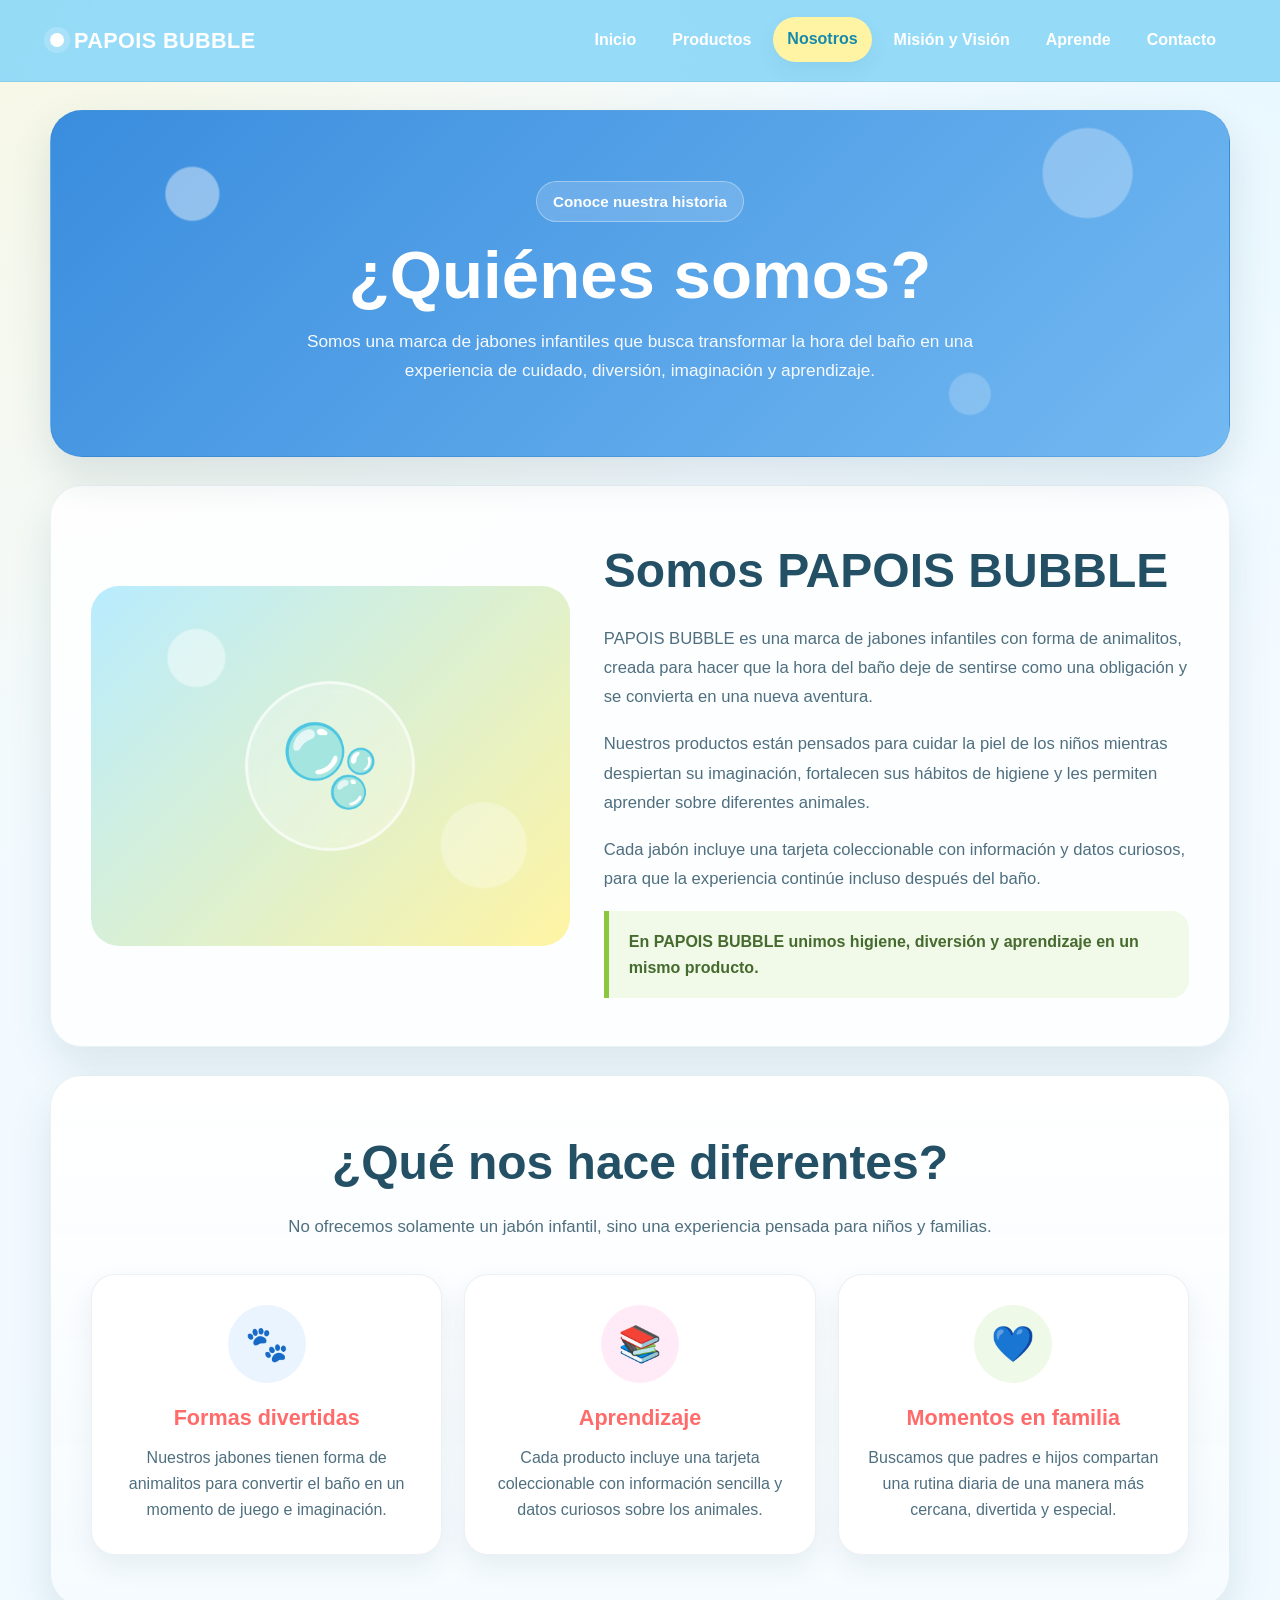
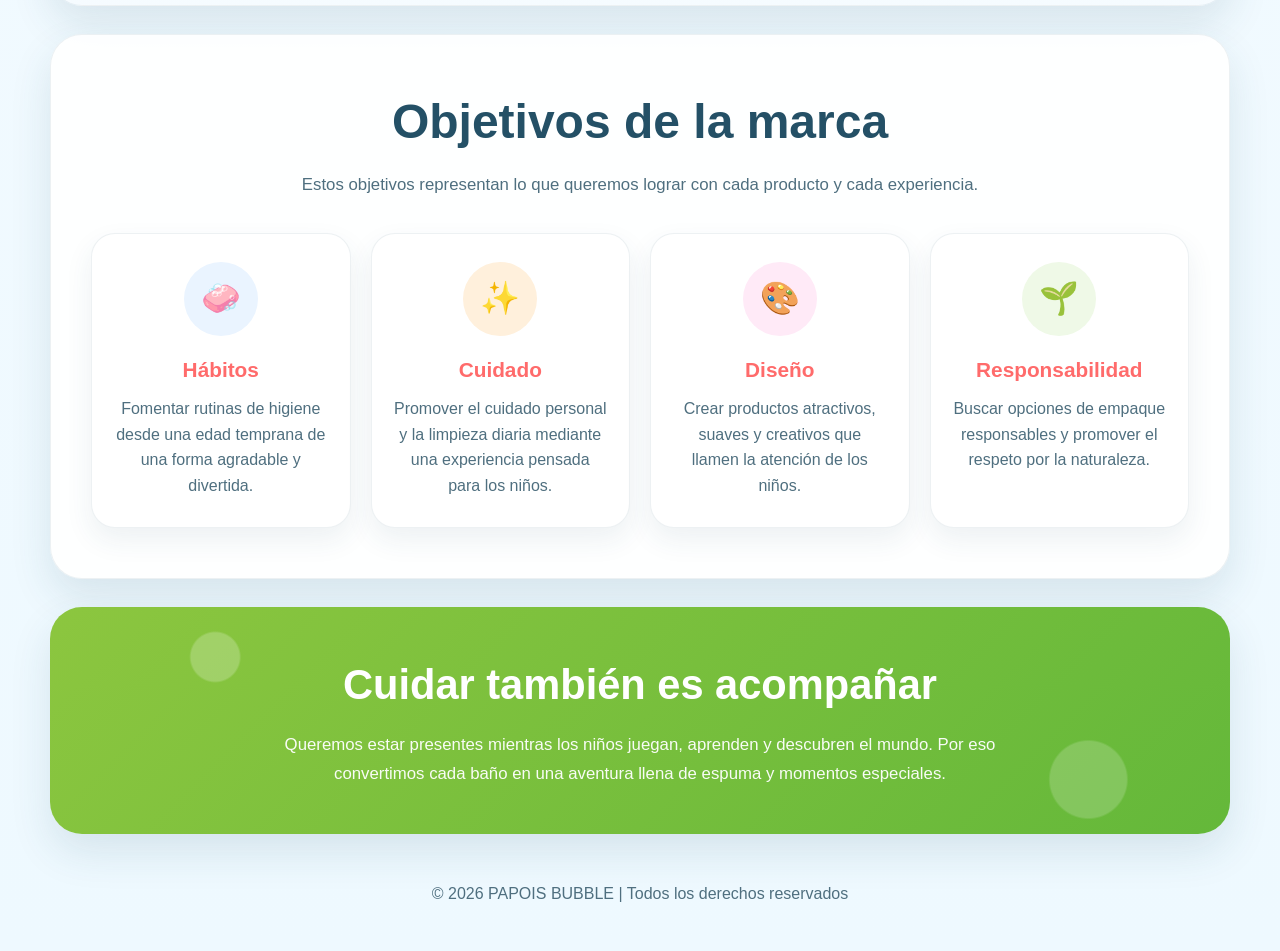
<file: nosotros.html>
<!DOCTYPE html>
<html lang="es">
<head>
  <meta charset="UTF-8">

  <meta
    name="viewport"
    content="width=device-width, initial-scale=1.0"
  >

  <title>PAPOIS BUBBLE | Nosotros</title>

  <link rel="stylesheet" href="style.css">

  <style>
    /* =========================
       PORTADA
       ========================= */

    .about-hero {
      position: relative;
      width: min(1180px, calc(100% - 32px));
      margin: 28px auto 0;
      padding: 70px 30px;
      overflow: hidden;
      border: 1px solid rgba(36, 80, 102, 0.08);
      border-radius: 32px;
      background:
        radial-gradient(
          circle at 12% 24%,
          rgba(255, 255, 255, 0.42) 0 26px,
          transparent 28px
        ),
        radial-gradient(
          circle at 88% 18%,
          rgba(255, 255, 255, 0.28) 0 44px,
          transparent 46px
        ),
        radial-gradient(
          circle at 78% 82%,
          rgba(255, 255, 255, 0.2) 0 20px,
          transparent 22px
        ),
        linear-gradient(
          135deg,
          #3a8dde,
          #73b9f2
        );
      box-shadow: 0 18px 42px rgba(36, 80, 102, 0.14);
      color: #ffffff;
      text-align: center;
    }

    .about-hero-content {
      position: relative;
      z-index: 1;
      max-width: 780px;
      margin: 0 auto;
    }

    .about-badge {
      display: inline-flex;
      align-items: center;
      justify-content: center;
      margin-bottom: 18px;
      padding: 8px 16px;
      border: 1px solid rgba(255, 255, 255, 0.35);
      border-radius: 999px;
      background: rgba(255, 255, 255, 0.16);
      color: #ffffff;
      font-size: 0.95rem;
      font-weight: 800;
      backdrop-filter: blur(8px);
      -webkit-backdrop-filter: blur(8px);
    }

    .about-hero h1 {
      margin: 0 0 16px;
      color: #ffffff;
      font-size: clamp(2.5rem, 6vw, 4.2rem);
      line-height: 1.05;
    }

    .about-hero p {
      max-width: 730px;
      margin: 0 auto;
      color: rgba(255, 255, 255, 0.95);
      font-size: 1.08rem;
      line-height: 1.7;
    }

    /* =========================
       QUIÉNES SOMOS
       ========================= */

    .about-section {
      width: min(1180px, calc(100% - 32px));
      margin: 28px auto 0;
      padding: 48px 40px;
      border: 1px solid rgba(36, 80, 102, 0.08);
      border-radius: 32px;
      background: rgba(255, 255, 255, 0.82);
      box-shadow: 0 18px 42px rgba(36, 80, 102, 0.12);
    }

    .about-content {
      display: grid;
      grid-template-columns: 0.9fr 1.1fr;
      align-items: center;
      gap: 34px;
    }

    .about-visual {
      position: relative;
      display: flex;
      align-items: center;
      justify-content: center;
      min-height: 360px;
      overflow: hidden;
      border-radius: 28px;
      background:
        radial-gradient(
          circle at 22% 20%,
          rgba(255, 255, 255, 0.45) 0 28px,
          transparent 30px
        ),
        radial-gradient(
          circle at 82% 72%,
          rgba(255, 255, 255, 0.3) 0 42px,
          transparent 44px
        ),
        linear-gradient(
          135deg,
          #b8ecff,
          #fff4a3
        );
    }

    .about-visual-icon {
      display: flex;
      align-items: center;
      justify-content: center;
      width: 170px;
      height: 170px;
      border: 3px solid rgba(255, 255, 255, 0.6);
      border-radius: 50%;
      background: rgba(255, 255, 255, 0.28);
      font-size: 5rem;
      backdrop-filter: blur(8px);
      -webkit-backdrop-filter: blur(8px);
    }

    .about-text {
      text-align: left;
    }

    .about-text h2 {
      margin: 0 0 16px;
      color: #245066;
      font-size: clamp(2rem, 4vw, 3rem);
    }

    .about-text p {
      margin: 0 0 18px;
      color: #4f6f7f;
      font-size: 1.04rem;
      line-height: 1.75;
    }

    .about-highlight {
      padding: 18px 20px;
      border-left: 5px solid #8cc63f;
      border-radius: 0 18px 18px 0;
      background: #f1f9e9;
      color: #466b2e;
      font-weight: 700;
      line-height: 1.6;
    }

    /* =========================
       QUÉ NOS HACE DIFERENTES
       ========================= */

    .difference-section {
      width: min(1180px, calc(100% - 32px));
      margin: 28px auto 0;
      padding: 50px 40px;
      border: 1px solid rgba(36, 80, 102, 0.08);
      border-radius: 32px;
      background: linear-gradient(
        180deg,
        rgba(255, 255, 255, 0.96),
        rgba(245, 251, 255, 0.94)
      );
      box-shadow: 0 18px 42px rgba(36, 80, 102, 0.12);
      text-align: center;
    }

    .difference-section h2 {
      margin: 0 0 12px;
      color: #245066;
      font-size: clamp(2rem, 4vw, 3rem);
    }

    .difference-description {
      max-width: 740px;
      margin: 0 auto 34px;
      color: #4f6f7f;
      font-size: 1.05rem;
      line-height: 1.65;
    }

    .difference-grid {
      display: grid;
      grid-template-columns: repeat(3, minmax(0, 1fr));
      gap: 22px;
    }

    .difference-card {
      display: flex;
      flex-direction: column;
      align-items: center;
      min-width: 0;
      padding: 30px 24px;
      border: 1px solid rgba(36, 80, 102, 0.08);
      border-radius: 24px;
      background: #ffffff;
      box-shadow: 0 12px 28px rgba(36, 80, 102, 0.08);
      text-align: center;
      transition:
        transform 0.25s ease,
        box-shadow 0.25s ease;
    }

    .difference-card:hover {
      box-shadow: 0 18px 34px rgba(36, 80, 102, 0.13);
      transform: translateY(-6px);
    }

    .difference-icon {
      display: flex;
      align-items: center;
      justify-content: center;
      width: 78px;
      height: 78px;
      margin-bottom: 18px;
      border-radius: 50%;
      font-size: 2.2rem;
    }

    .difference-card:nth-child(1) .difference-icon {
      background: #eaf4ff;
    }

    .difference-card:nth-child(2) .difference-icon {
      background: #ffeaf7;
    }

    .difference-card:nth-child(3) .difference-icon {
      background: #eff9e7;
    }

    .difference-card h3 {
      margin: 0 0 10px;
      color: #ff6b6b;
      font-size: 1.35rem;
    }

    .difference-card p {
      margin: 0;
      color: #4f6f7f;
      line-height: 1.65;
    }

    /* =========================
       OBJETIVOS
       ========================= */

    .goals-section {
      width: min(1180px, calc(100% - 32px));
      margin: 28px auto 0;
      padding: 50px 40px;
      border: 1px solid rgba(36, 80, 102, 0.08);
      border-radius: 32px;
      background: rgba(255, 255, 255, 0.9);
      box-shadow: 0 18px 42px rgba(36, 80, 102, 0.12);
      text-align: center;
    }

    .goals-section h2 {
      margin: 0 0 12px;
      color: #245066;
      font-size: clamp(2rem, 4vw, 3rem);
    }

    .goals-description {
      max-width: 740px;
      margin: 0 auto 34px;
      color: #4f6f7f;
      font-size: 1.05rem;
      line-height: 1.65;
    }

    .goals-grid {
      display: grid;
      grid-template-columns: repeat(4, minmax(0, 1fr));
      gap: 20px;
    }

    .goal-card {
      display: flex;
      flex-direction: column;
      align-items: center;
      min-width: 0;
      padding: 28px 22px;
      border: 1px solid rgba(36, 80, 102, 0.08);
      border-radius: 24px;
      background: #ffffff;
      box-shadow: 0 12px 28px rgba(36, 80, 102, 0.08);
      text-align: center;
      transition:
        transform 0.25s ease,
        box-shadow 0.25s ease;
    }

    .goal-card:hover {
      box-shadow: 0 18px 34px rgba(36, 80, 102, 0.13);
      transform: translateY(-6px);
    }

    .goal-icon {
      display: flex;
      align-items: center;
      justify-content: center;
      width: 74px;
      height: 74px;
      margin-bottom: 18px;
      border-radius: 50%;
      font-size: 2rem;
    }

    .goal-card:nth-child(1) .goal-icon {
      background: #eaf4ff;
    }

    .goal-card:nth-child(2) .goal-icon {
      background: #fff0dc;
    }

    .goal-card:nth-child(3) .goal-icon {
      background: #ffeaf7;
    }

    .goal-card:nth-child(4) .goal-icon {
      background: #eff9e7;
    }

    .goal-card h3 {
      margin: 0 0 10px;
      color: #ff6b6b;
      font-size: 1.3rem;
    }

    .goal-card p {
      margin: 0;
      color: #4f6f7f;
      line-height: 1.6;
    }

    /* =========================
       MENSAJE FINAL
       ========================= */

    .about-message {
      width: min(1180px, calc(100% - 32px));
      margin: 28px auto 0;
      padding: 46px 30px;
      border-radius: 32px;
      background:
        radial-gradient(
          circle at 14% 22%,
          rgba(255, 255, 255, 0.22) 0 24px,
          transparent 26px
        ),
        radial-gradient(
          circle at 88% 76%,
          rgba(255, 255, 255, 0.18) 0 38px,
          transparent 40px
        ),
        linear-gradient(
          135deg,
          #8cc63f,
          #64b83a
        );
      box-shadow: 0 18px 42px rgba(36, 80, 102, 0.12);
      color: #ffffff;
      text-align: center;
    }

    .about-message h2 {
      margin: 0 0 14px;
      color: #ffffff;
      font-size: clamp(1.8rem, 4vw, 2.6rem);
    }

    .about-message p {
      max-width: 760px;
      margin: 0 auto;
      color: rgba(255, 255, 255, 0.95);
      font-size: 1.05rem;
      line-height: 1.7;
    }

    /* =========================
       TABLET
       ========================= */

    @media (max-width: 950px) {
      .about-content {
        grid-template-columns: 1fr;
      }

      .about-visual {
        min-height: 300px;
      }

      .difference-grid {
        grid-template-columns: repeat(2, minmax(0, 1fr));
      }

      .difference-card:last-child {
        grid-column: 1 / -1;
        width: min(500px, 100%);
        margin: 0 auto;
      }

      .goals-grid {
        grid-template-columns: repeat(2, minmax(0, 1fr));
      }
    }

    /* =========================
       CELULAR
       ========================= */

    @media (max-width: 760px) {
      .about-hero,
      .about-section,
      .difference-section,
      .goals-section,
      .about-message {
        width: calc(100% - 24px);
        margin-top: 18px;
        border-radius: 24px;
      }

      .about-hero {
        padding: 48px 20px;
      }

      .about-hero h1 {
        font-size: clamp(2.2rem, 11vw, 3.2rem);
      }

      .about-hero p {
        font-size: 1rem;
      }

      .about-section,
      .difference-section,
      .goals-section {
        padding: 36px 20px;
      }

      .about-visual {
        min-height: 260px;
      }

      .about-visual-icon {
        width: 140px;
        height: 140px;
        font-size: 4rem;
      }

      .about-text {
        text-align: center;
      }

      .about-highlight {
        text-align: left;
      }

      .difference-grid,
      .goals-grid {
        grid-template-columns: 1fr;
      }

      .difference-card,
      .goal-card,
      .difference-card:last-child {
        grid-column: auto;
        width: 100%;
        max-width: 500px;
        margin: 0 auto;
      }

      .difference-card:hover,
      .goal-card:hover {
        transform: none;
      }

      .about-message {
        padding: 36px 20px;
      }
    }

    /* =========================
       CELULARES PEQUEÑOS
       ========================= */

    @media (max-width: 420px) {
      .about-hero,
      .about-section,
      .difference-section,
      .goals-section,
      .about-message {
        width: calc(100% - 16px);
      }

      .about-hero {
        padding: 42px 16px;
      }

      .about-section,
      .difference-section,
      .goals-section {
        padding: 30px 14px;
      }

      .about-visual {
        min-height: 230px;
        border-radius: 20px;
      }

      .about-visual-icon {
        width: 120px;
        height: 120px;
        font-size: 3.4rem;
      }

      .difference-card,
      .goal-card {
        padding: 24px 18px;
        border-radius: 20px;
      }

      .about-message {
        padding: 32px 16px;
      }
    }
  </style>
</head>

<body>

<header>
  <div class="header-inner">

    <div class="logo">
      PAPOIS BUBBLE
    </div>

    <nav>
      <a href="index.html">
        Inicio
      </a>

      <a href="productos.html">
        Productos
      </a>

      <a
        href="nosotros.html"
        class="active"
      >
        Nosotros
      </a>

      <a href="mision-vision.html">
        Misión y Visión
      </a>

      <a href="aprende.html">
        Aprende
      </a>

      <a href="contacto.html">
        Contacto
      </a>
    </nav>

  </div>
</header>

<main>

  <!-- Portada -->

  <section class="about-hero">

    <div class="about-hero-content">

      <div class="about-badge">
        Conoce nuestra historia
      </div>

      <h1>
        ¿Quiénes somos?
      </h1>

      <p>
        Somos una marca de jabones infantiles que busca
        transformar la hora del baño en una experiencia
        de cuidado, diversión, imaginación y aprendizaje.
      </p>

    </div>

  </section>

  <!-- Quiénes somos -->

  <section class="about-section">

    <div class="about-content">

      <div
        class="about-visual"
        aria-hidden="true"
      >

        <div class="about-visual-icon">
          🫧
        </div>

      </div>

      <div class="about-text">

        <h2>
          Somos PAPOIS BUBBLE
        </h2>

        <p>
          PAPOIS BUBBLE es una marca de jabones infantiles
          con forma de animalitos, creada para hacer que la
          hora del baño deje de sentirse como una obligación
          y se convierta en una nueva aventura.
        </p>

        <p>
          Nuestros productos están pensados para cuidar la
          piel de los niños mientras despiertan su imaginación,
          fortalecen sus hábitos de higiene y les permiten
          aprender sobre diferentes animales.
        </p>

        <p>
          Cada jabón incluye una tarjeta coleccionable con
          información y datos curiosos, para que la experiencia
          continúe incluso después del baño.
        </p>

        <div class="about-highlight">
          En PAPOIS BUBBLE unimos higiene, diversión y
          aprendizaje en un mismo producto.
        </div>

      </div>

    </div>

  </section>

  <!-- Diferencias -->

  <section class="difference-section">

    <h2>
      ¿Qué nos hace diferentes?
    </h2>

    <p class="difference-description">
      No ofrecemos solamente un jabón infantil, sino una
      experiencia pensada para niños y familias.
    </p>

    <div class="difference-grid">

      <article class="difference-card">

        <div
          class="difference-icon"
          aria-hidden="true"
        >
          🐾
        </div>

        <h3>
          Formas divertidas
        </h3>

        <p>
          Nuestros jabones tienen forma de animalitos
          para convertir el baño en un momento de juego
          e imaginación.
        </p>

      </article>

      <article class="difference-card">

        <div
          class="difference-icon"
          aria-hidden="true"
        >
          📚
        </div>

        <h3>
          Aprendizaje
        </h3>

        <p>
          Cada producto incluye una tarjeta coleccionable
          con información sencilla y datos curiosos sobre
          los animales.
        </p>

      </article>

      <article class="difference-card">

        <div
          class="difference-icon"
          aria-hidden="true"
        >
          💙
        </div>

        <h3>
          Momentos en familia
        </h3>

        <p>
          Buscamos que padres e hijos compartan una rutina
          diaria de una manera más cercana, divertida y
          especial.
        </p>

      </article>

    </div>

  </section>

  <!-- Objetivos -->

  <section class="goals-section">

    <h2>
      Objetivos de la marca
    </h2>

    <p class="goals-description">
      Estos objetivos representan lo que queremos lograr
      con cada producto y cada experiencia.
    </p>

    <div class="goals-grid">

      <article class="goal-card">

        <div
          class="goal-icon"
          aria-hidden="true"
        >
          🧼
        </div>

        <h3>
          Hábitos
        </h3>

        <p>
          Fomentar rutinas de higiene desde una edad
          temprana de una forma agradable y divertida.
        </p>

      </article>

      <article class="goal-card">

        <div
          class="goal-icon"
          aria-hidden="true"
        >
          ✨
        </div>

        <h3>
          Cuidado
        </h3>

        <p>
          Promover el cuidado personal y la limpieza
          diaria mediante una experiencia pensada para
          los niños.
        </p>

      </article>

      <article class="goal-card">

        <div
          class="goal-icon"
          aria-hidden="true"
        >
          🎨
        </div>

        <h3>
          Diseño
        </h3>

        <p>
          Crear productos atractivos, suaves y creativos
          que llamen la atención de los niños.
        </p>

      </article>

      <article class="goal-card">

        <div
          class="goal-icon"
          aria-hidden="true"
        >
          🌱
        </div>

        <h3>
          Responsabilidad
        </h3>

        <p>
          Buscar opciones de empaque responsables y
          promover el respeto por la naturaleza.
        </p>

      </article>

    </div>

  </section>

  <!-- Mensaje final -->

  <section class="about-message">

    <h2>
      Cuidar también es acompañar
    </h2>

    <p>
      Queremos estar presentes mientras los niños juegan,
      aprenden y descubren el mundo. Por eso convertimos
      cada baño en una aventura llena de espuma y momentos
      especiales.
    </p>

  </section>

</main>

<footer>
  <p>
    © 2026 PAPOIS BUBBLE | Todos los derechos reservados
  </p>
</footer>

</body>
</html>
</file>
<file: style.css>
:root {
  --bg: #f5fbff;
  --surface: rgba(255, 255, 255, 0.9);
  --surface-strong: #ffffff;
  --text: #245066;
  --muted: #4f6f7f;
  --primary: #ff8fab;
  --primary-dark: #ff5d8f;
  --secondary: #168aad;
  --accent: #ffe66d;
  --border: rgba(36, 80, 102, 0.12);
  --shadow: 0 18px 42px rgba(36, 80, 102, 0.14);
  --radius-xl: 32px;
  --radius-lg: 24px;
  --radius-md: 18px;
}

* {
  margin: 0;
  padding: 0;
  box-sizing: border-box;
}

html {
  scroll-behavior: smooth;
}

body {
  font-family: "Trebuchet MS", "Segoe UI", Arial, sans-serif;
  background:
    radial-gradient(circle at top left, rgba(255, 230, 109, 0.18), transparent 30%),
    radial-gradient(circle at top right, rgba(184, 236, 255, 0.22), transparent 25%),
    linear-gradient(180deg, #f5fbff 0%, #eef9ff 100%);
  color: var(--text);
  line-height: 1.55;
}

img {
  display: block;
  max-width: 100%;
}

a {
  color: inherit;
}

main {
  display: block;
}

header {
  position: sticky;
  top: 0;
  z-index: 100;
  display: flex;
  align-items: center;
  justify-content: space-between;
  gap: 18px;
  padding: 18px 16px;
  backdrop-filter: blur(18px);
  background: rgba(142, 216, 248, 0.92);
  border-bottom: 1px solid rgba(36, 80, 102, 0.08);
}

.header-inner {
  width: min(1180px, calc(100% - 32px));
  margin: 0 auto;
  display: flex;
  justify-content: space-between;
  align-items: center;
  gap: 18px;
}

.logo {
  display: inline-flex;
  align-items: center;
  gap: 10px;
  font-size: 1.35rem;
  font-weight: 800;
  letter-spacing: 0.02em;
  color: #ffffff;
}

.logo::before {
  content: "";
  width: 14px;
  height: 14px;
  border-radius: 999px;
  background: #ffffff;
  box-shadow: 0 0 0 6px rgba(255, 255, 255, 0.18);
}

nav {
  display: flex;
  flex-wrap: wrap;
  justify-content: flex-end;
  gap: 8px;
}

.nav-cart {
  position: relative;
  display: inline-flex;
  align-items: center;
  justify-content: center;
  width: 46px;
  height: 46px;
  margin-right: 5px;
  border: none;
  appearance: none;
  outline: none;
  border-radius: 999px;
  background: rgba(255, 255, 255, 0.95);
  color: #168aad;
  box-shadow: 0 8px 18px rgba(36, 80, 102, 0.08);
  cursor: pointer;
  transition: transform 0.2s ease, box-shadow 0.2s ease, background 0.2s ease;
}

.nav-cart:hover,
.nav-cart:focus-visible {
  transform: translateY(-1px);
  background: #fff4a3;
  box-shadow: 0 10px 22px rgba(36, 80, 102, 0.12);
}

.nav-cart-icon {
  font-size: 1.15rem;
  line-height: 1;
}

.nav-cart-count {
  position: absolute;
  top: -4px;
  right: -4px;
  display: none;
  min-width: 20px;
  height: 20px;
  padding: 0 6px;
  align-items: center;
  justify-content: center;
  border-radius: 999px;
  background: #ff5d8f;
  color: #ffffff;
  font-size: 0.75rem;
  font-weight: 800;
  box-shadow: 0 0 0 2px #ffffff;
}

.nav-cart.has-items .nav-cart-count {
  display: inline-flex;
}

nav a {
  text-decoration: none;
  padding: 10px 14px;
  border-radius: 999px;
  color: #ffffff;
  font-weight: 700;
  transition: transform 0.2s ease, background 0.2s ease, color 0.2s ease;
}

nav a:hover,
nav a:focus-visible,
nav a.active {
  color: #168aad;
  background: #fff4a3;
  box-shadow: 0 8px 18px rgba(36, 80, 102, 0.08);
  transform: translateY(-1px);
}

.hero {
  width: min(1180px, calc(100% - 32px));
  margin: 28px auto 0;
  padding: 40px;
  display: grid;
  grid-template-columns: 1.05fr 0.95fr;
  gap: 32px;
  align-items: center;
  border: 1px solid rgba(36, 80, 102, 0.08);
  background: linear-gradient(135deg, #b8ecff, #fff4a3);
  border-radius: var(--radius-xl);
  box-shadow: var(--shadow);
}

.hero .eyebrow,
.section .eyebrow {
  display: inline-flex;
  align-items: center;
  gap: 8px;
  padding: 8px 14px;
  border-radius: 999px;
  background: rgba(255, 230, 109, 0.38);
  color: #168aad;
  font-size: 0.92rem;
  font-weight: 700;
  margin-bottom: 16px;
}

.hero h1,
.section h1,
.section h2 {
  color: var(--text);
  letter-spacing: -0.02em;
}

.hero h1 {
  font-size: clamp(2.7rem, 5vw, 4.6rem);
  line-height: 0.98;
  margin-bottom: 14px;
}

.hero h2 {
  font-size: clamp(1.3rem, 2vw, 2rem);
  color: #168aad;
  margin-bottom: 16px;
}

.hero p,
.section p,
.card p,
.info-box p,
.feature-list li,
.timeline p,
.faq details p,
.contact-form label,
.contact-meta p {
  color: var(--muted);
  font-size: 1rem;
}

.hero-copy {
  display: grid;
  gap: 18px;
}

.hero-actions {
  display: flex;
  flex-wrap: wrap;
  gap: 12px;
}

.btn {
  display: inline-flex;
  align-items: center;
  justify-content: center;
  gap: 10px;
  padding: 14px 20px;
  border-radius: 999px;
  text-decoration: none;
  font-weight: 800;
  border: none;
  appearance: none;
  outline: none;
  cursor: pointer;
  font: inherit;
  transition: transform 0.2s ease, box-shadow 0.2s ease, background 0.2s ease;
}

.btn-primary {
  background: linear-gradient(135deg, var(--primary), var(--primary-dark));
  color: #fff;
  box-shadow: 0 12px 26px rgba(255, 143, 171, 0.28);
}

.btn-secondary {
  background: #ffffff;
  color: #168aad;
  border: 1px solid rgba(22, 138, 173, 0.2);
}

.btn:hover,
.btn:focus-visible {
  transform: translateY(-2px);
}

.btn:focus-visible {
  box-shadow: 0 0 0 4px rgba(255, 230, 109, 0.45), 0 12px 26px rgba(255, 143, 171, 0.28);
}

.btn:disabled {
  cursor: not-allowed;
  opacity: 0.72;
  transform: none;
}

.product-buy {
  margin-top: 6px;
  min-width: 150px;
  align-self: flex-start;
  box-shadow: 0 12px 26px rgba(255, 143, 171, 0.22);
}

.cart-bar {
  display: flex;
  justify-content: flex-end;
  margin: 24px 0 8px;
}

.cart-toggle {
  gap: 12px;
}

.cart-count {
  display: inline-flex;
  align-items: center;
  justify-content: center;
  min-width: 30px;
  height: 30px;
  padding: 0 10px;
  border-radius: 999px;
  background: #fff4a3;
  color: #168aad;
  font-weight: 800;
}

.trust-row {
  display: flex;
  flex-wrap: wrap;
  gap: 10px;
}

.trust-chip {
  padding: 9px 13px;
  border-radius: 999px;
  background: rgba(255, 255, 255, 0.84);
  border: 1px solid rgba(36, 80, 102, 0.08);
  font-size: 0.92rem;
  color: var(--text);
}

.hero-media {
  position: relative;
}

.hero-frame {
  background: linear-gradient(160deg, rgba(184, 236, 255, 0.32), rgba(255, 244, 163, 0.34));
  border-radius: 30px;
  padding: 18px;
  border: 1px solid rgba(36, 80, 102, 0.08);
}

.hero-frame img {
  width: 100%;
  border-radius: 24px;
  object-fit: cover;
  aspect-ratio: 4 / 3;
}

.floating-stat {
  position: absolute;
  display: grid;
  gap: 2px;
  padding: 14px 16px;
  border-radius: 20px;
  background: rgba(255, 255, 255, 0.9);
  box-shadow: 0 12px 30px rgba(36, 80, 102, 0.12);
}

.floating-stat strong {
  font-size: 1.15rem;
  color: #ff6b6b;
}

.stat-one {
  left: -14px;
  bottom: 26px;
}

.stat-two {
  right: 12px;
  top: -14px;
}

.stats {
  width: min(1180px, calc(100% - 32px));
  margin: 18px auto 0;
  display: grid;
  grid-template-columns: repeat(4, minmax(0, 1fr));
  gap: 14px;
}

.stat-card {
  background: rgba(255, 255, 255, 0.9);
  border: 1px solid rgba(36, 80, 102, 0.08);
  border-radius: 22px;
  padding: 18px;
  box-shadow: 0 10px 24px rgba(36, 80, 102, 0.08);
}

.stat-card strong {
  display: block;
  font-size: 1.55rem;
  color: #168aad;
  margin-bottom: 4px;
}

.section {
  width: min(1180px, calc(100% - 32px));
  margin: 28px auto 0;
  padding: 40px;
  text-align: center;
  background: rgba(255, 255, 255, 0.78);
  border: 1px solid rgba(36, 80, 102, 0.08);
  border-radius: var(--radius-xl);
  box-shadow: var(--shadow);
}

.section-alt {
  background: linear-gradient(180deg, rgba(255, 255, 255, 0.96), rgba(245, 251, 255, 0.94));
}

.section h1 {
  font-size: clamp(2rem, 4vw, 3.2rem);
  margin-bottom: 16px;
}

.section h2 {
  font-size: clamp(1.7rem, 3vw, 2.4rem);
  margin-bottom: 14px;
}

.section-lead {
  max-width: 760px;
  margin: 0 auto;
  font-size: 1.08rem;
}

.grid-2 {
  display: grid;
  grid-template-columns: repeat(2, minmax(0, 1fr));
  gap: 22px;
  margin-top: 28px;
  text-align: left;
}

.info-box {
  background: rgba(255, 255, 255, 0.96);
  padding: 28px;
  border-radius: 24px;
  border: 1px solid rgba(36, 80, 102, 0.08);
  box-shadow: 0 12px 24px rgba(36, 80, 102, 0.08);
}

.info-box h3,
.valor h3,
.card h3,
.feature h3 {
  color: #ff6b6b;
  margin-bottom: 10px;
}

.cards {
  display: grid;
  grid-template-columns: repeat(auto-fit, minmax(230px, 1fr));
  gap: 22px;
  margin-top: 30px;
}

.card {
  background: rgba(255, 255, 255, 0.97);
  padding: 18px;
  border-radius: 24px;
  border: 1px solid rgba(36, 80, 102, 0.08);
  box-shadow: 0 14px 28px rgba(36, 80, 102, 0.08);
  text-align: left;
  transition: transform 0.2s ease, box-shadow 0.2s ease;
}

.card:hover {
  transform: translateY(-6px);
  box-shadow: 0 18px 32px rgba(36, 80, 102, 0.12);
}

.card img {
  width: 100%;
  height: 210px;
  object-fit: cover;
  border-radius: 18px;
  margin-bottom: 14px;
  background: linear-gradient(135deg, rgba(184, 236, 255, 0.22), rgba(255, 230, 109, 0.22));
}

.card p {
  margin-bottom: 10px;
}

.badge,
.tag {
  display: inline-flex;
  align-items: center;
  gap: 8px;
  padding: 7px 11px;
  border-radius: 999px;
  font-size: 0.86rem;
  font-weight: 700;
}

.badge {
  background: rgba(184, 236, 255, 0.26);
  color: #168aad;
}

.tag {
  margin-bottom: 12px;
  background: rgba(255, 230, 109, 0.28);
  color: #168aad;
}

.precio {
  color: #168aad;
  font-weight: 800;
  font-size: 1.35rem;
}

.valores {
  display: grid;
  grid-template-columns: repeat(auto-fit, minmax(220px, 1fr));
  gap: 18px;
  margin-top: 28px;
}

.valor {
  background: rgba(255, 255, 255, 0.97);
  padding: 22px;
  border-radius: 22px;
  border: 1px solid rgba(36, 80, 102, 0.08);
  text-align: left;
  box-shadow: 0 12px 24px rgba(36, 80, 102, 0.08);
}

.feature-list {
  list-style: none;
  display: grid;
  gap: 10px;
  margin-top: 16px;
}

.feature-list li {
  padding: 12px 14px;
  border-radius: 16px;
  background: rgba(255, 255, 255, 0.88);
  border: 1px solid rgba(36, 80, 102, 0.08);
}

.timeline {
  display: grid;
  grid-template-columns: repeat(auto-fit, minmax(220px, 1fr));
  gap: 18px;
  margin-top: 28px;
  text-align: left;
}

.timeline-step {
  padding: 22px;
  border-radius: 22px;
  background: rgba(255, 255, 255, 0.97);
  border: 1px solid rgba(36, 80, 102, 0.08);
  box-shadow: 0 12px 24px rgba(36, 80, 102, 0.08);
}

.timeline-step strong {
  display: inline-flex;
  margin-bottom: 12px;
  color: #ff6b6b;
}

.faq {
  display: grid;
  gap: 14px;
  margin-top: 26px;
  text-align: left;
}

.faq details {
  background: rgba(255, 255, 255, 0.97);
  border-radius: 20px;
  border: 1px solid rgba(36, 80, 102, 0.08);
  padding: 16px 18px;
  box-shadow: 0 12px 24px rgba(36, 80, 102, 0.08);
}

.faq summary {
  cursor: pointer;
  font-weight: 800;
  color: var(--text);
}

.faq details p {
  margin-top: 10px;
}

.contact-layout {
  display: grid;
  grid-template-columns: 1fr 0.9fr;
  gap: 22px;
  margin-top: 28px;
  text-align: left;
}

.contact-form {
  background: rgba(255, 255, 255, 0.97);
  padding: 28px;
  border-radius: 24px;
  border: 1px solid rgba(36, 80, 102, 0.08);
  box-shadow: 0 14px 28px rgba(36, 80, 102, 0.08);
}

.field {
  display: grid;
  gap: 8px;
  margin-bottom: 14px;
}

.contact-form input,
.contact-form textarea {
  width: 100%;
  padding: 14px 16px;
  border-radius: 16px;
  border: 1px solid rgba(22, 138, 173, 0.18);
  background: #fbfeff;
  color: var(--text);
  font: inherit;
}

.contact-form input:focus,
.contact-form textarea:focus {
  outline: 3px solid rgba(255, 143, 171, 0.18);
  border-color: rgba(255, 143, 171, 0.5);
}

.contact-form button {
  width: 100%;
  border: none;
  margin-top: 6px;
  cursor: pointer;
}

.contact-meta {
  display: grid;
  gap: 16px;
}

.contact-panel {
  padding: 24px;
  border-radius: 24px;
  background: linear-gradient(160deg, rgba(184, 236, 255, 0.24), rgba(255, 230, 109, 0.24));
  border: 1px solid rgba(36, 80, 102, 0.08);
}

.contact-panel ul {
  list-style: none;
  display: grid;
  gap: 10px;
  margin-top: 14px;
}

.contact-panel li {
  padding: 10px 12px;
  border-radius: 14px;
  background: rgba(255, 255, 255, 0.9);
}

.purchase-modal {
  position: fixed;
  inset: 0;
  display: none;
  align-items: center;
  justify-content: center;
  padding: 24px;
  z-index: 200;
}

.purchase-modal.is-open {
  display: flex;
}

.purchase-backdrop {
  position: absolute;
  inset: 0;
  background: rgba(36, 80, 102, 0.45);
  backdrop-filter: blur(4px);
}

.purchase-dialog {
  position: relative;
  width: min(520px, 100%);
  background: rgba(255, 255, 255, 0.98);
  border-radius: 28px;
  padding: 30px;
  border: 1px solid rgba(36, 80, 102, 0.1);
  box-shadow: 0 24px 60px rgba(36, 80, 102, 0.2);
  z-index: 1;
}

.purchase-close {
  position: absolute;
  top: 16px;
  right: 16px;
  width: 38px;
  height: 38px;
  border: none;
  border-radius: 999px;
  background: rgba(255, 230, 109, 0.3);
  color: #168aad;
  font-size: 1.5rem;
  font-weight: 800;
  cursor: pointer;
  appearance: none;
  outline: none;
}

.purchase-close:focus-visible {
  box-shadow: 0 0 0 4px rgba(255, 230, 109, 0.45);
}

.purchase-badge {
  display: inline-flex;
  padding: 7px 12px;
  border-radius: 999px;
  background: rgba(184, 236, 255, 0.32);
  color: #168aad;
  font-weight: 700;
  margin-bottom: 12px;
}

.purchase-dialog h2 {
  margin-bottom: 10px;
  color: var(--text);
}

.purchase-copy {
  margin-bottom: 18px;
}

.purchase-summary {
  display: grid;
  grid-template-columns: repeat(2, minmax(0, 1fr));
  gap: 12px;
  margin-bottom: 18px;
}

.purchase-summary div {
  padding: 14px;
  border-radius: 18px;
  background: linear-gradient(180deg, rgba(255, 255, 255, 1), rgba(245, 251, 255, 0.9));
  border: 1px solid rgba(36, 80, 102, 0.08);
}

.purchase-summary span {
  display: block;
  font-size: 0.85rem;
  color: var(--muted);
  margin-bottom: 4px;
}

.purchase-summary strong {
  color: var(--text);
  font-size: 1.05rem;
}

.purchase-actions {
  display: flex;
  gap: 12px;
  flex-wrap: wrap;
  margin-top: 18px;
}

.purchase-actions .btn {
  flex: 1 1 180px;
}

.purchase-status {
  margin-top: 16px;
  min-height: 24px;
  font-weight: 700;
  color: #168aad;
}

.cart-modal {
  position: fixed;
  inset: 0;
  display: none;
  align-items: center;
  justify-content: center;
  padding: 24px;
  z-index: 200;
}

.cart-modal.is-open {
  display: flex;
}

.cart-backdrop {
  position: absolute;
  inset: 0;
  background: rgba(36, 80, 102, 0.45);
  backdrop-filter: blur(4px);
}

.cart-dialog {
  position: relative;
  width: min(640px, 100%);
  max-height: min(88vh, 860px);
  overflow: auto;
  background: rgba(255, 255, 255, 0.98);
  border-radius: 28px;
  padding: 30px;
  border: 1px solid rgba(36, 80, 102, 0.1);
  box-shadow: 0 24px 60px rgba(36, 80, 102, 0.2);
  z-index: 1;
}

.cart-items {
  display: grid;
  gap: 12px;
  margin-top: 18px;
}

.cart-item {
  display: flex;
  justify-content: space-between;
  gap: 16px;
  align-items: center;
  padding: 14px 16px;
  border-radius: 18px;
  background: linear-gradient(180deg, rgba(255, 255, 255, 1), rgba(245, 251, 255, 0.92));
  border: 1px solid rgba(36, 80, 102, 0.08);
}

.cart-item p {
  margin-top: 4px;
  color: var(--muted);
}

.cart-item-controls {
  display: inline-flex;
  align-items: center;
  gap: 8px;
  flex-wrap: wrap;
}

.cart-step,
.cart-remove {
  border: none;
  appearance: none;
  outline: none;
  cursor: pointer;
  font: inherit;
  border-radius: 999px;
}

.cart-step {
  width: 34px;
  height: 34px;
  background: rgba(184, 236, 255, 0.32);
  color: #168aad;
  font-weight: 800;
}

.cart-remove {
  padding: 8px 12px;
  background: rgba(255, 230, 109, 0.32);
  color: #168aad;
  font-weight: 700;
}

.cart-empty {
  padding: 20px;
  text-align: center;
  color: var(--muted);
  border-radius: 18px;
  background: rgba(255, 255, 255, 0.9);
  border: 1px dashed rgba(36, 80, 102, 0.16);
}

.cart-summary {
  display: grid;
  grid-template-columns: repeat(2, minmax(0, 1fr));
  gap: 12px;
  margin-top: 18px;
}

.cart-summary div {
  padding: 14px;
  border-radius: 18px;
  background: linear-gradient(180deg, rgba(255, 255, 255, 1), rgba(245, 251, 255, 0.9));
  border: 1px solid rgba(36, 80, 102, 0.08);
}

.cart-summary span {
  display: block;
  font-size: 0.85rem;
  color: var(--muted);
  margin-bottom: 4px;
}

.cart-summary strong {
  color: var(--text);
  font-size: 1.05rem;
}

@media (max-width: 760px) {
  .nav-cart {
    width: 100%;
    height: 46px;
  }

  .nav-cart-count {
    top: 8px;
    right: 10px;
  }
}

footer {
  width: min(1180px, calc(100% - 32px));
  margin: 28px auto 24px;
  padding: 20px;
  text-align: center;
  color: var(--muted);
}

@media (max-width: 980px) {
  .hero,
  .grid-2,
  .contact-layout {
    grid-template-columns: 1fr;
  }

  .stats {
    grid-template-columns: repeat(2, minmax(0, 1fr));
  }
}

@media (max-width: 760px) {
  .header-inner,
  nav {
    flex-direction: column;
    align-items: stretch;
  }

  nav a {
    text-align: center;
  }

  .hero,
  .section {
    padding: 24px;
  }

  .stats {
    grid-template-columns: 1fr;
  }

  .floating-stat {
    position: static;
    margin-top: 12px;
  }
  .btn{
    display: inline-block;
    padding: 12px 24px;
    border: 2px solid #5CC8F5;
    border-radius: 30px;
    text-decoration: none;
    color: #5CC8F5;
    font-weight: bold;
    transition: 0.3s;
}

.btn:hover{
    background: #5CC8F5;
    color: white;
}
}

/* ==================================================
   AJUSTE RESPONSIVE FINAL PARA TODO PAPOIS BUBBLE
   PEGAR HASTA ABAJO DE styles.css
   ================================================== */

/* Evita que cualquier elemento se salga de la pantalla */
html,
body {
  width: 100%;
  max-width: 100%;
  overflow-x: hidden;
}

*,
*::before,
*::after {
  box-sizing: border-box;
}

img,
video,
svg {
  max-width: 100%;
  height: auto;
}

button,
input,
textarea,
select {
  max-width: 100%;
  font-family: inherit;
}

/* ==================================================
   TABLET
   ================================================== */

@media (max-width: 980px) {
  .hero,
  .about-content,
  .purpose-grid,
  .contact-layout,
  .contact-container,
  .pack-card-content,
  .grid-2 {
    grid-template-columns: 1fr !important;
  }

  .stats,
  .values-grid,
  .goals-grid,
  .difference-grid,
  .animal-grid,
  .games-grid {
    grid-template-columns: repeat(2, minmax(0, 1fr)) !important;
  }

  .pack-card {
    grid-column: auto !important;
  }
}

/* ==================================================
   CELULAR
   ================================================== */

@media (max-width: 760px) {

  /* --------------------------------
     ENCABEZADO
     -------------------------------- */

  header {
    position: sticky !important;
    top: 0 !important;
    z-index: 1000 !important;
    width: 100% !important;
    padding: 10px 0 !important;
    background: rgba(142, 216, 248, 0.97) !important;
    border-bottom: 1px solid rgba(36, 80, 102, 0.1) !important;
    backdrop-filter: blur(15px) !important;
    -webkit-backdrop-filter: blur(15px) !important;
  }

  .header-inner {
    display: flex !important;
    flex-direction: column !important;
    align-items: center !important;
    width: 100% !important;
    max-width: 100% !important;
    gap: 9px !important;
    padding: 0 10px !important;
  }

  /* También funciona si algún HTML no tiene header-inner */
  header > .logo {
    display: flex !important;
    justify-content: center !important;
    width: 100% !important;
    margin: 0 auto 8px !important;
  }

  .logo {
    display: flex !important;
    align-items: center !important;
    justify-content: center !important;
    flex-shrink: 0 !important;
    max-width: 180px !important;
    color: #ffffff !important;
    font-size: 1.05rem !important;
    line-height: 1.1 !important;
    text-align: center !important;
    text-decoration: none !important;
  }

  .logo::before {
    width: 10px !important;
    height: 10px !important;
    box-shadow: 0 0 0 4px rgba(255, 255, 255, 0.18) !important;
  }

  .logo img {
    display: block !important;
    width: auto !important;
    max-width: 165px !important;
    height: 44px !important;
    margin: 0 auto !important;
    object-fit: contain !important;
  }

  /* Menú horizontal deslizable */
  nav {
    display: flex !important;
    flex-direction: row !important;
    flex-wrap: nowrap !important;
    align-items: center !important;
    justify-content: flex-start !important;
    width: 100% !important;
    max-width: 100% !important;
    gap: 7px !important;
    padding: 2px 10px 7px !important;
    overflow-x: auto !important;
    overflow-y: hidden !important;
    scrollbar-width: none !important;
    scroll-snap-type: x proximity !important;
    -webkit-overflow-scrolling: touch !important;
  }

  nav::-webkit-scrollbar {
    display: none !important;
  }

  nav a {
    display: inline-flex !important;
    flex: 0 0 auto !important;
    align-items: center !important;
    justify-content: center !important;
    min-height: 40px !important;
    padding: 8px 13px !important;
    border-radius: 999px !important;
    color: #ffffff !important;
    font-size: 0.86rem !important;
    line-height: 1.2 !important;
    white-space: nowrap !important;
    text-align: center !important;
    scroll-snap-align: start !important;
  }

  nav a:hover,
  nav a:focus-visible,
  nav a.active {
    color: #168aad !important;
    background: #fff4a3 !important;
    transform: none !important;
  }

  .nav-cart {
    flex: 0 0 44px !important;
    width: 44px !important;
    min-width: 44px !important;
    height: 40px !important;
    margin: 0 !important;
    border-radius: 999px !important;
  }

  .nav-cart-count {
    top: -3px !important;
    right: -3px !important;
  }

  /* --------------------------------
     CONTENEDORES GENERALES
     -------------------------------- */

  .hero,
  .section,
  .products-hero,
  .products-section,
  .products-message,
  .about-hero,
  .about-section,
  .difference-section,
  .goals-section,
  .about-message,
  .purpose-hero,
  .purpose-section,
  .values-section,
  .commitment-section,
  .learn-hero,
  .learn-section,
  .games-section,
  .learning-message,
  .contact-hero,
  .contact-main,
  .contact-message,
  .memory-page,
  .guess-page,
  .quiz-page {
    width: calc(100% - 20px) !important;
    max-width: calc(100% - 20px) !important;
    margin: 14px auto 0 !important;
    border-radius: 22px !important;
  }

  .hero,
  .section,
  .products-section,
  .about-section,
  .difference-section,
  .goals-section,
  .purpose-section,
  .values-section,
  .learn-section,
  .games-section,
  .contact-main,
  .memory-page,
  .guess-page,
  .quiz-page {
    padding: 30px 16px !important;
  }

  .products-hero,
  .about-hero,
  .purpose-hero,
  .learn-hero,
  .contact-hero {
    padding: 44px 18px !important;
  }

  .products-message,
  .about-message,
  .commitment-section,
  .learning-message,
  .contact-message {
    padding: 34px 18px !important;
  }

  /* --------------------------------
     PORTADA / HERO
     -------------------------------- */

  .hero {
    display: grid !important;
    grid-template-columns: 1fr !important;
    gap: 24px !important;
    text-align: center !important;
  }

  .hero-copy,
  .hero-text {
    display: grid !important;
    justify-items: center !important;
    width: 100% !important;
  }

  .hero h1,
  .products-hero h1,
  .about-hero h1,
  .purpose-hero h1,
  .learn-hero h1,
  .contact-hero h1,
  .memory-page h1,
  .guess-page h1,
  .quiz-page h1 {
    font-size: clamp(2rem, 10vw, 3rem) !important;
    line-height: 1.08 !important;
    overflow-wrap: anywhere !important;
  }

  .hero h2 {
    font-size: 1.3rem !important;
    line-height: 1.3 !important;
  }

  .hero p,
  .products-hero p,
  .about-hero p,
  .purpose-hero p,
  .learn-hero p,
  .contact-hero p {
    font-size: 0.98rem !important;
    line-height: 1.65 !important;
  }

  .hero-actions {
    display: grid !important;
    grid-template-columns: 1fr !important;
    width: 100% !important;
    gap: 10px !important;
  }

  .hero-actions .btn {
    width: 100% !important;
  }

  .hero-media,
  .hero-frame {
    width: 100% !important;
    max-width: 100% !important;
  }

  .hero-frame {
    padding: 12px !important;
    border-radius: 20px !important;
  }

  .hero-frame img {
    width: 100% !important;
    height: auto !important;
    max-height: 380px !important;
    border-radius: 16px !important;
    object-fit: contain !important;
  }

  .floating-stat {
    position: static !important;
    width: 100% !important;
    margin-top: 10px !important;
  }

  /* --------------------------------
     GRIDS
     -------------------------------- */

  .cards,
  .products-grid,
  .animal-grid,
  .games-grid,
  .values-grid,
  .difference-grid,
  .goals-grid,
  .purpose-grid,
  .grid-2,
  .contact-layout,
  .contact-container,
  .about-content,
  .pack-card-content {
    display: grid !important;
    grid-template-columns: 1fr !important;
    gap: 17px !important;
  }

  .stats {
    grid-template-columns: 1fr !important;
    width: calc(100% - 20px) !important;
  }

  .card,
  .product-card,
  .animal-card,
  .game-card,
  .value-card,
  .difference-card,
  .goal-card,
  .purpose-card,
  .info-box,
  .valor,
  .timeline-step {
    grid-column: auto !important;
    width: 100% !important;
    max-width: 500px !important;
    margin-right: auto !important;
    margin-left: auto !important;
  }

  .card:hover,
  .product-card:hover,
  .animal-card:hover,
  .game-card:hover,
  .value-card:hover,
  .difference-card:hover,
  .goal-card:hover,
  .purpose-card:hover {
    transform: none !important;
  }

  /* --------------------------------
     IMÁGENES
     -------------------------------- */

  .card img,
  .product-image,
  .animal-image {
    width: 100% !important;
    max-width: 100% !important;
  }

  .card img {
    height: auto !important;
    max-height: 330px !important;
    aspect-ratio: 1 / 1 !important;
    object-fit: contain !important;
  }

  .product-image {
    height: auto !important;
    min-height: 230px !important;
    aspect-ratio: 1 / 1 !important;
  }

  .product-image img {
    width: 100% !important;
    height: 100% !important;
    max-height: 310px !important;
    object-fit: contain !important;
  }

  .animal-image {
    height: auto !important;
    min-height: 190px !important;
  }

  .animal-image img {
    width: 100% !important;
    max-width: 170px !important;
    height: 150px !important;
    object-fit: contain !important;
  }

  .about-visual {
    min-height: 240px !important;
  }

  /* --------------------------------
     BOTONES
     -------------------------------- */

  .btn,
  .game-button,
  .instagram-button,
  .restart-button,
  .back-button,
  .next-button,
  .quiz-next {
    min-height: 46px !important;
    padding: 12px 18px !important;
  }

  .product-card .btn,
  .game-button,
  .contact-submit {
    width: 100% !important;
  }

  /* --------------------------------
     FORMULARIOS
     -------------------------------- */

  .contact-form-box,
  .contact-info,
  .contact-form {
    width: 100% !important;
    padding: 22px 16px !important;
  }

  .contact-form input,
  .contact-form textarea,
  .contact-form select,
  .contact-field input,
  .contact-field textarea,
  .pack-field select {
    width: 100% !important;
    min-width: 0 !important;
    font-size: 16px !important;
  }

  .instagram-card {
    min-height: 310px !important;
    padding: 28px 18px !important;
  }

  /* --------------------------------
     PAQUETE DE DOS JABONES
     -------------------------------- */

  .pack-card {
    grid-column: auto !important;
  }

  .pack-fields,
  .pack-options {
    grid-template-columns: 1fr !important;
  }

  .pack-selector {
    width: 100% !important;
    padding: 16px 13px !important;
  }

  .pack-actions {
    display: grid !important;
    grid-template-columns: 1fr !important;
  }

  .pack-actions .btn {
    width: 100% !important;
  }

  /* --------------------------------
     JUEGO DE MEMORIA
     -------------------------------- */

  .memory-board {
    width: 100% !important;
    max-width: 100% !important;
    padding: 12px !important;
  }

  .memory-grid {
    grid-template-columns: repeat(4, minmax(0, 1fr)) !important;
    width: 100% !important;
    gap: 7px !important;
  }

  .memory-card {
    width: 100% !important;
    height: auto !important;
    min-width: 0 !important;
    aspect-ratio: 0.82 / 1 !important;
    border-radius: 13px !important;
  }

  .memory-card-back {
    padding: 5px !important;
  }

  .memory-card-back img {
    width: 75% !important;
    height: 62% !important;
    object-fit: contain !important;
  }

  .memory-card-back span {
    font-size: 0.65rem !important;
  }

  .game-information {
    width: 100% !important;
    gap: 8px !important;
  }

  .information-box {
    flex: 1 1 140px !important;
    min-width: 0 !important;
    padding: 9px 12px !important;
    font-size: 0.85rem !important;
  }

  /* --------------------------------
     ADIVINA Y QUIZ
     -------------------------------- */

  .guess-card,
  .quiz-container {
    width: 100% !important;
    max-width: 100% !important;
    padding: 24px 15px !important;
  }

  .guess-options {
    grid-template-columns: 1fr !important;
  }

  .guess-option,
  .quiz-option {
    width: 100% !important;
    min-height: 50px !important;
    padding: 12px 14px !important;
  }

  .guess-actions,
  .quiz-actions,
  .memory-actions {
    display: grid !important;
    grid-template-columns: 1fr !important;
    width: 100% !important;
  }

  .guess-actions a,
  .guess-actions button,
  .quiz-actions a,
  .quiz-actions button,
  .memory-actions a,
  .memory-actions button {
    width: 100% !important;
  }

  /* --------------------------------
     CARRITO Y MODALES
     -------------------------------- */

  .cart-modal,
  .purchase-modal {
    padding: 8px !important;
  }

  .cart-dialog,
  .purchase-dialog {
    width: 100% !important;
    max-width: 100% !important;
    max-height: 92vh !important;
    padding: 24px 15px !important;
    border-radius: 20px !important;
  }

  .cart-item {
    flex-direction: column !important;
    align-items: flex-start !important;
    width: 100% !important;
  }

  .cart-item-controls {
    justify-content: flex-start !important;
    width: 100% !important;
  }

  .cart-summary,
  .purchase-summary {
    grid-template-columns: 1fr !important;
  }

  .cart-actions,
  .purchase-actions {
    display: grid !important;
    grid-template-columns: 1fr !important;
  }

  .cart-actions .btn,
  .purchase-actions .btn {
    width: 100% !important;
  }

  /* --------------------------------
     FOOTER
     -------------------------------- */

  footer {
    width: calc(100% - 20px) !important;
    margin: 16px auto !important;
    padding: 18px 10px !important;
    font-size: 0.85rem !important;
  }
}

/* ==================================================
   CELULARES MUY PEQUEÑOS
   ================================================== */

@media (max-width: 390px) {
  .logo img {
    max-width: 145px !important;
    height: 40px !important;
  }

  nav a {
    min-height: 38px !important;
    padding: 7px 11px !important;
    font-size: 0.8rem !important;
  }

  .hero,
  .section,
  .products-hero,
  .products-section,
  .products-message,
  .about-hero,
  .about-section,
  .difference-section,
  .goals-section,
  .about-message,
  .purpose-hero,
  .purpose-section,
  .values-section,
  .commitment-section,
  .learn-hero,
  .learn-section,
  .games-section,
  .learning-message,
  .contact-hero,
  .contact-main,
  .contact-message,
  .memory-page,
  .guess-page,
  .quiz-page {
    width: calc(100% - 12px) !important;
    max-width: calc(100% - 12px) !important;
  }

  .products-section,
  .about-section,
  .difference-section,
  .goals-section,
  .purpose-section,
  .values-section,
  .learn-section,
  .games-section,
  .contact-main,
  .memory-page,
  .guess-page,
  .quiz-page {
    padding-right: 11px !important;
    padding-left: 11px !important;
  }

  .memory-grid {
    gap: 5px !important;
  }

  .memory-card-back span {
    font-size: 0.55rem !important;
  }

  .btn,
  .game-button,
  .instagram-button,
  .restart-button,
  .back-button,
  .next-button,
  .quiz-next {
    font-size: 0.9rem !important;
  }
}
</file>
